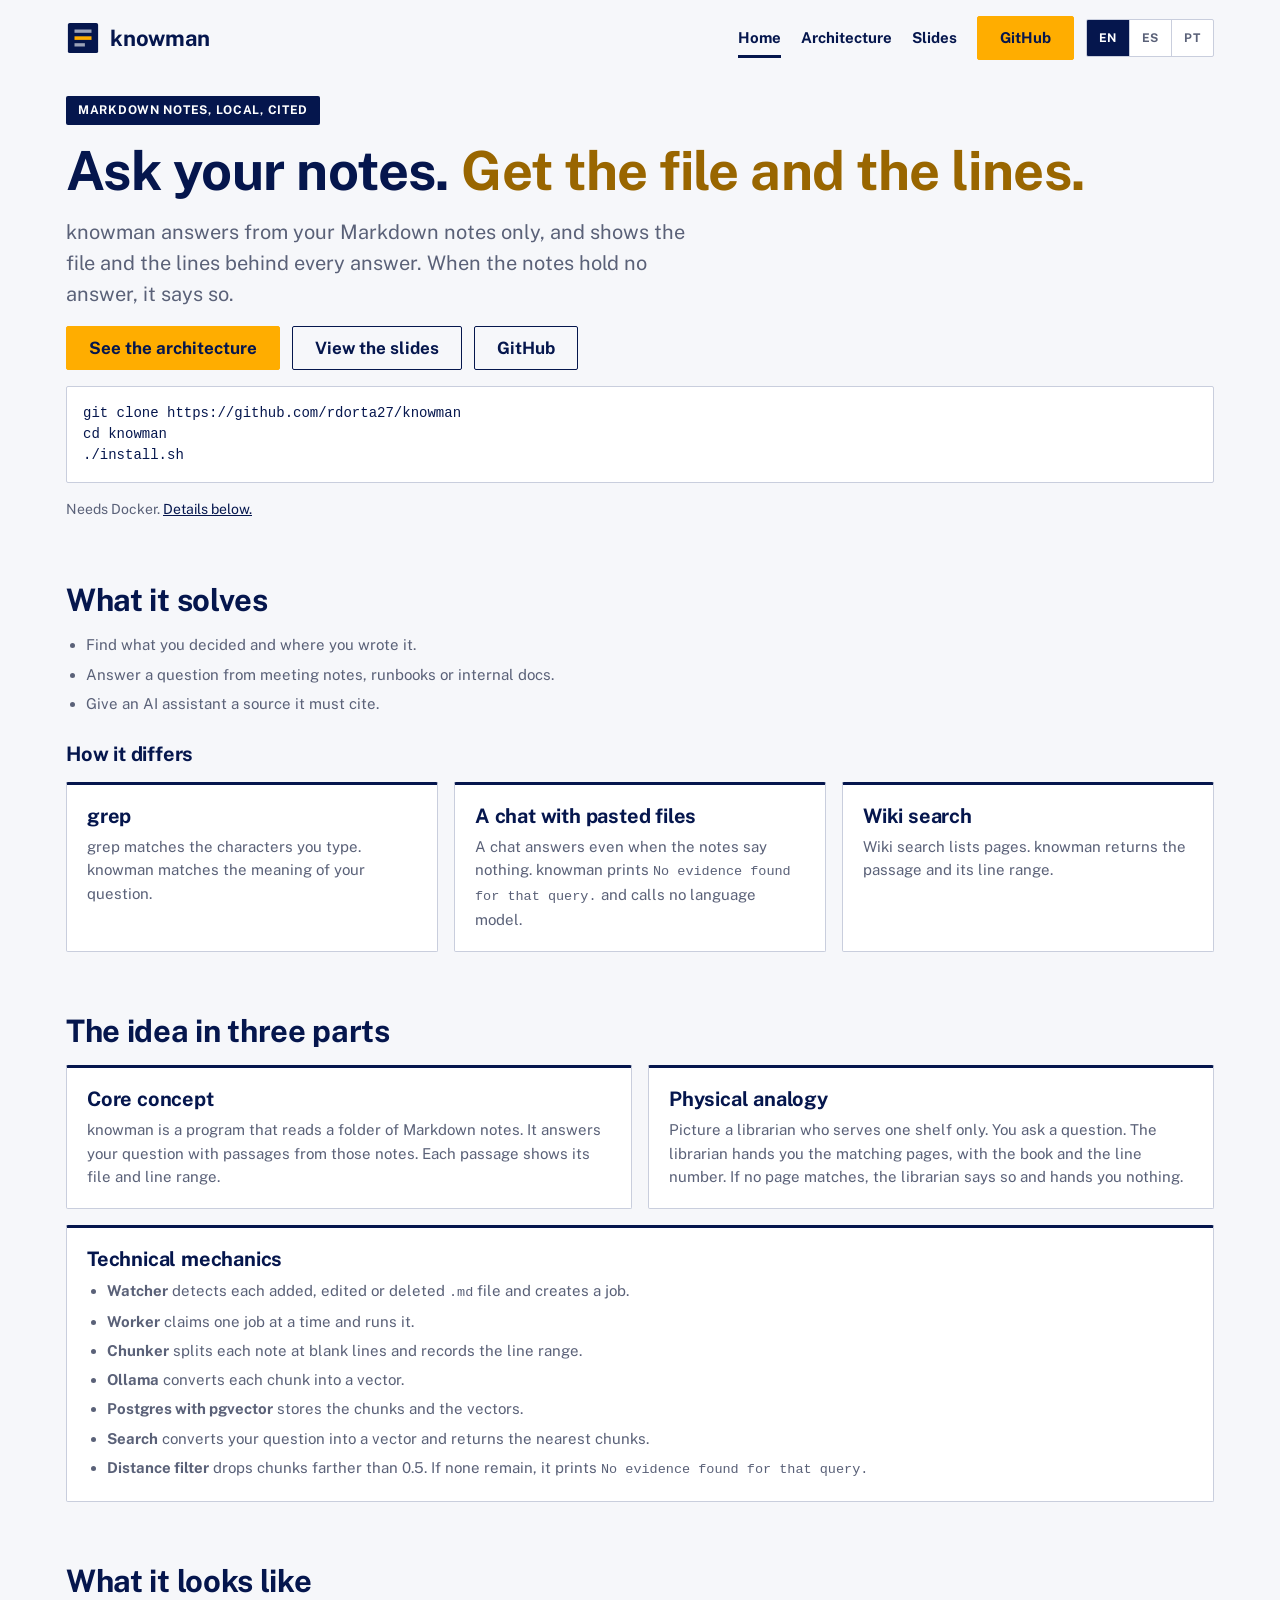
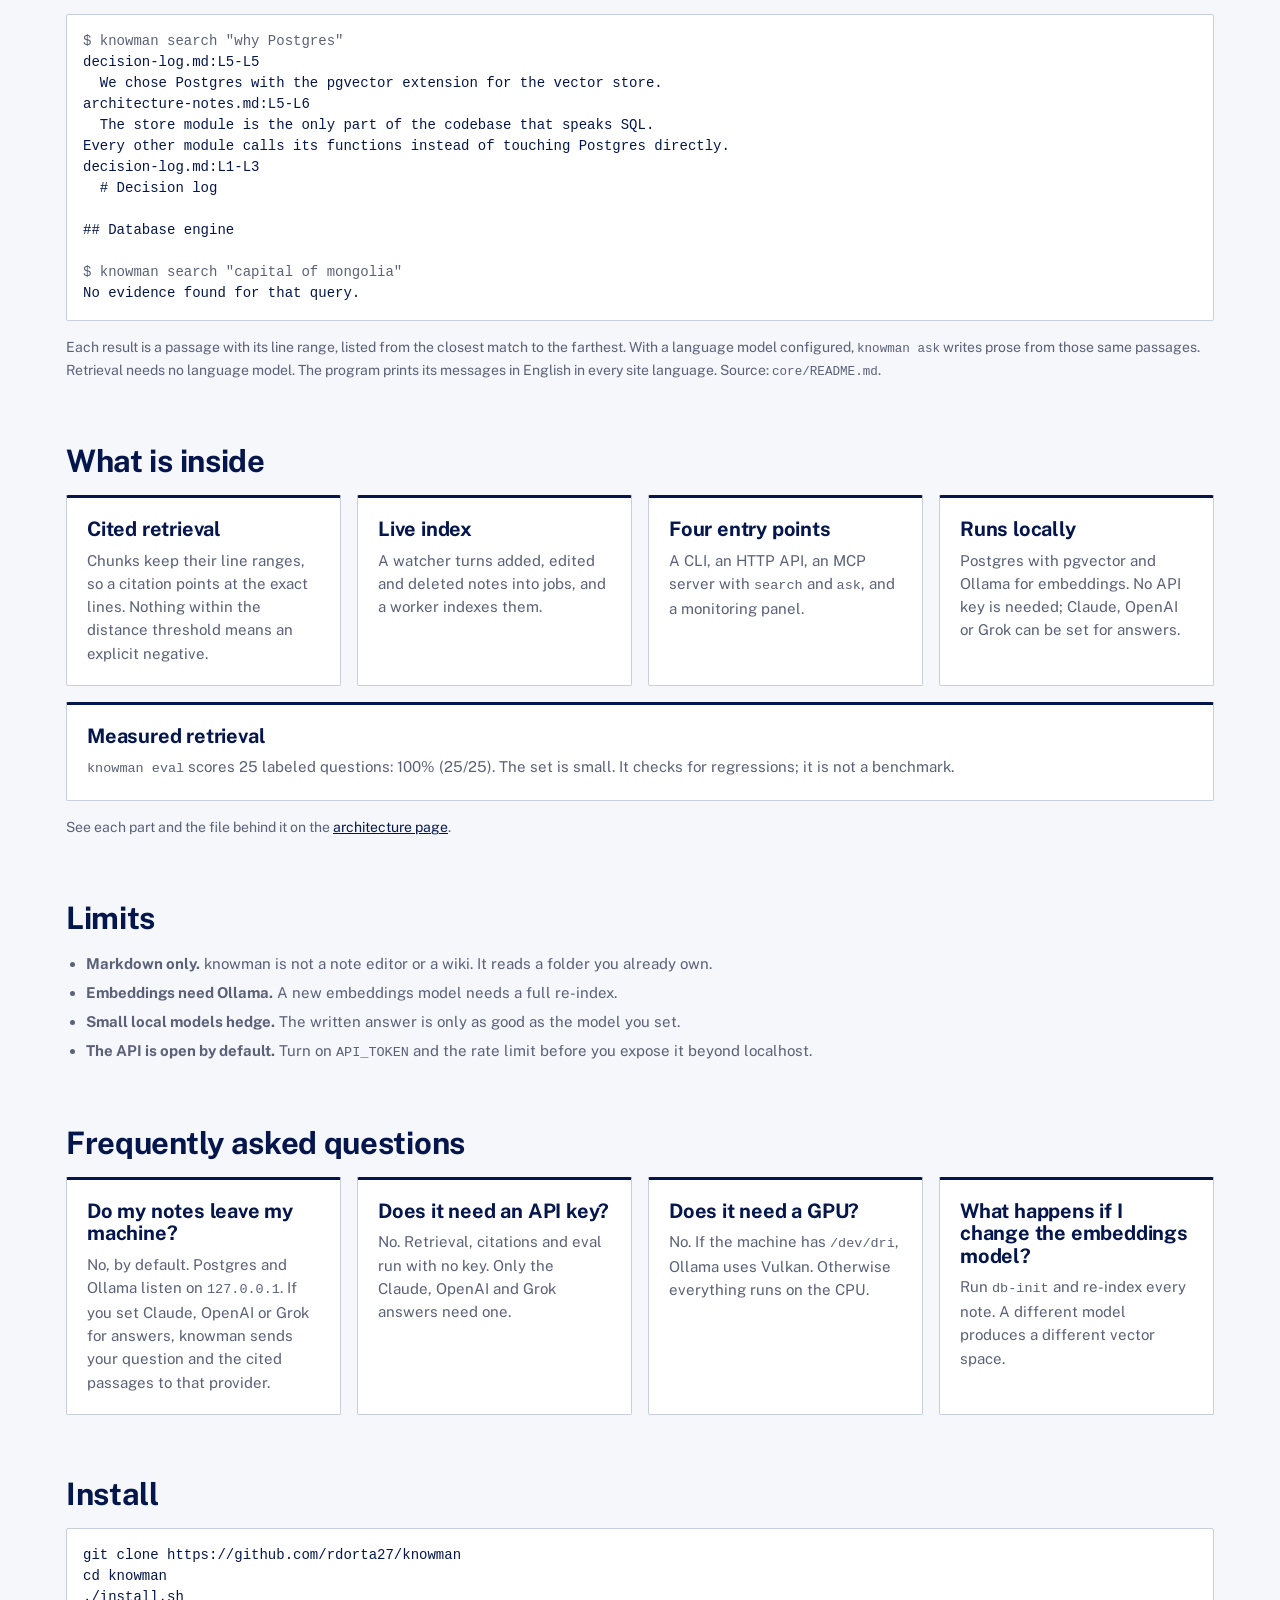
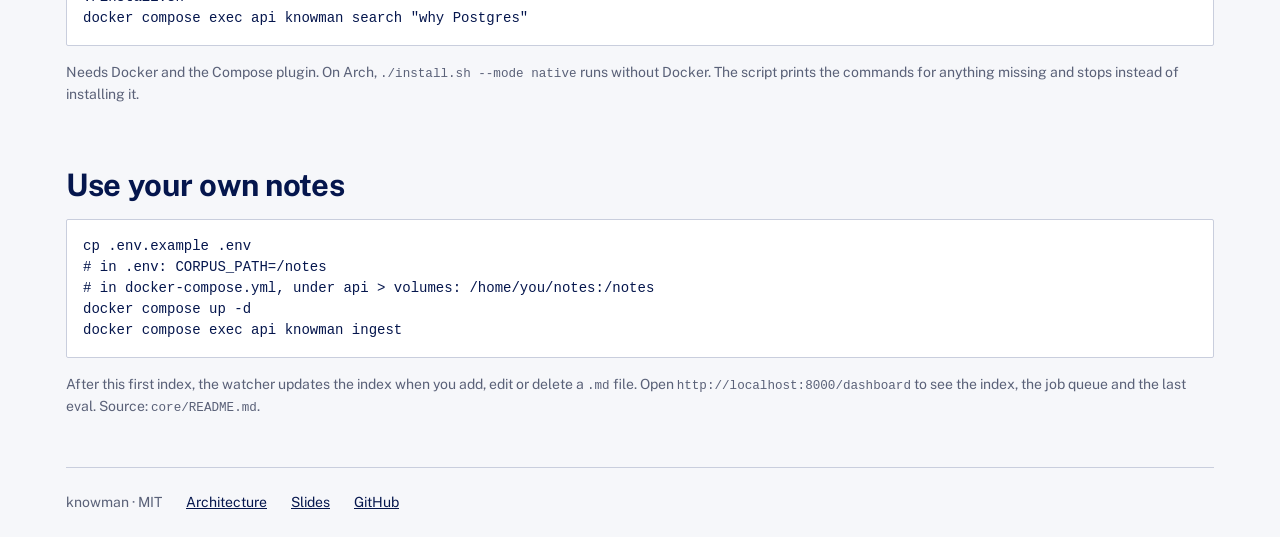
<file: site/index.html>
<!doctype html>
<html lang="en">
<head>
<meta charset="utf-8">
<meta name="viewport" content="width=device-width, initial-scale=1">
<title>knowman · answers from your notes, with citations</title>
<meta name="description" content="knowman indexes a folder of Markdown notes and answers from it only, citing the exact file and lines. When it finds nothing, it says so.">
<link rel="canonical" href="https://rdorta27.github.io/knowman-site/index.html">
<meta name="theme-color" content="#05164d">
<meta property="og:type" content="website">
<meta property="og:site_name" content="knowman">
<meta property="og:title" content="knowman · answers from your notes, with citations">
<meta property="og:description" content="knowman indexes a folder of Markdown notes and answers from it only, citing the exact file and lines. When it finds nothing, it says so.">
<meta property="og:url" content="https://rdorta27.github.io/knowman-site/index.html">
<meta property="og:image" content="https://rdorta27.github.io/knowman-site/og-image.png">
<meta property="og:image:width" content="1200">
<meta property="og:image:height" content="630">
<meta property="og:image:alt" content="knowman: Ask your notes. Get the file and the lines.">
<meta property="og:locale" content="en_US">
<meta property="og:locale:alternate" content="es_ES">
<meta property="og:locale:alternate" content="pt_BR">
<meta name="twitter:card" content="summary_large_image">
<meta name="twitter:title" content="knowman · answers from your notes, with citations">
<meta name="twitter:description" content="knowman indexes a folder of Markdown notes and answers from it only, citing the exact file and lines. When it finds nothing, it says so.">
<meta name="twitter:image" content="https://rdorta27.github.io/knowman-site/og-image.png">
<meta name="color-scheme" content="light dark">
<link rel="icon" href="favicon.svg" type="image/svg+xml">
<link rel="stylesheet" href="style.css">
<link rel="stylesheet" href="branding/theme-knowman.css">
<link rel="alternate" hreflang="en" href="https://rdorta27.github.io/knowman-site/index.html">
<link rel="alternate" hreflang="es" href="https://rdorta27.github.io/knowman-site/es/index.html">
<link rel="alternate" hreflang="pt-BR" href="https://rdorta27.github.io/knowman-site/pt-br/index.html">
<link rel="alternate" hreflang="x-default" href="https://rdorta27.github.io/knowman-site/index.html">
<script src="lang.js"></script>
</head>
<body>
<a class="skip" href="#main">Skip to content</a>
<div class="wrap">
  <header class="top">
    <a class="logo" href="index.html"><img src="favicon.svg" width="34" height="34" alt="">knowman</a>
    <nav aria-label="Main"><a href="index.html" aria-current="page">Home</a><a href="diagrams/architecture.html">Architecture</a><a href="slides/deck.html">Slides</a><a class="cta" href="https://github.com/rdorta27/knowman">GitHub</a></nav>
    <nav class="langs" aria-label="Language"><a href="index.html" hreflang="en" lang="en" aria-current="true">EN</a><a href="es/index.html" hreflang="es" lang="es">ES</a><a href="pt-br/index.html" hreflang="pt-BR" lang="pt-BR">PT</a></nav>
  </header>
  <main id="main">
    <section>
      <span class="eyebrow">Markdown notes, local, cited</span>
      <h1>Ask your notes. <span>Get the file and the lines.</span></h1>
      <p class="lead">knowman answers from your Markdown notes only, and shows the file and the lines behind every answer. When the notes hold no answer, it says so.</p>
      <div class="row"><a class="btn" href="diagrams/architecture.html">See the architecture</a><a class="btn alt" href="slides/deck.html">View the slides</a><a class="btn alt" href="https://github.com/rdorta27/knowman">GitHub</a></div>
      <pre><code>git clone https://github.com/rdorta27/knowman
cd knowman
./install.sh</code></pre>
      <p class="note">Needs Docker. <a href="#install">Details below.</a></p>
    </section>
    <section>
      <h2>What it solves</h2>
      <ul><li>Find what you decided and where you wrote it.</li><li>Answer a question from meeting notes, runbooks or internal docs.</li><li>Give an AI assistant a source it must cite.</li></ul>
      <h3>How it differs</h3>
      <div class="grid"><div class="card"><h3>grep</h3><p>grep matches the characters you type. knowman matches the meaning of your question.</p></div><div class="card"><h3>A chat with pasted files</h3><p>A chat answers even when the notes say nothing. knowman prints <code>No evidence found for that query.</code> and calls no language model.</p></div><div class="card"><h3>Wiki search</h3><p>Wiki search lists pages. knowman returns the passage and its line range.</p></div></div>
    </section>
    <section>
      <h2>The idea in three parts</h2>
      <div class="grid">
        <div class="card"><h3>Core concept</h3><p>knowman is a program that reads a folder of Markdown notes. It answers your question with passages from those notes. Each passage shows its file and line range.</p></div>
        <div class="card"><h3>Physical analogy</h3><p>Picture a librarian who serves one shelf only. You ask a question. The librarian hands you the matching pages, with the book and the line number. If no page matches, the librarian says so and hands you nothing.</p></div>
      </div>
      <div class="card"><h3>Technical mechanics</h3>
      <ul>
        <li><b>Watcher</b> detects each added, edited or deleted <code>.md</code> file and creates a job.</li>
        <li><b>Worker</b> claims one job at a time and runs it.</li>
        <li><b>Chunker</b> splits each note at blank lines and records the line range.</li>
        <li><b>Ollama</b> converts each chunk into a vector.</li>
        <li><b>Postgres with pgvector</b> stores the chunks and the vectors.</li>
        <li><b>Search</b> converts your question into a vector and returns the nearest chunks.</li>
        <li><b>Distance filter</b> drops chunks farther than 0.5. If none remain, it prints <code>No evidence found for that query.</code></li>
      </ul></div>
    </section>
    <section>
      <h2>What it looks like</h2>
      <!-- source: core/README.md "What it looks like" -->
      <pre><code><span class="dim">$ knowman search "why Postgres"</span>
decision-log.md:L5-L5
  We chose Postgres with the pgvector extension for the vector store.
architecture-notes.md:L5-L6
  The store module is the only part of the codebase that speaks SQL.
Every other module calls its functions instead of touching Postgres directly.
decision-log.md:L1-L3
  # Decision log

## Database engine

<span class="dim">$ knowman search "capital of mongolia"</span>
No evidence found for that query.</code></pre>
      <p class="note">Each result is a passage with its line range, listed from the closest match to the farthest. With a language model configured, <code>knowman ask</code> writes prose from those same passages. Retrieval needs no language model. The program prints its messages in English in every site language. Source: <code>core/README.md</code>.</p>
    </section>
    <section>
      <h2>What is inside</h2>
      <div class="grid">
        <div class="card"><h3>Cited retrieval</h3><p>Chunks keep their line ranges, so a citation points at the exact lines. Nothing within the distance threshold means an explicit negative.</p></div>
        <div class="card"><h3>Live index</h3><p>A watcher turns added, edited and deleted notes into jobs, and a worker indexes them.</p></div>
        <div class="card"><h3>Four entry points</h3><p>A CLI, an HTTP API, an MCP server with <code>search</code> and <code>ask</code>, and a monitoring panel.</p></div>
        <div class="card"><h3>Runs locally</h3><p>Postgres with pgvector and Ollama for embeddings. No API key is needed; Claude, OpenAI or Grok can be set for answers.</p></div>
      <!-- source: core/README.md "What it looks like" (groundedness: 100.00% (25/25)); 25 entries in core/src/knowman/evaldata/dataset.json -->
        <div class="card wide"><h3>Measured retrieval</h3><p><code>knowman eval</code> scores 25 labeled questions: 100% (25/25). The set is small. It checks for regressions; it is not a benchmark.</p></div>
      </div>
      <p class="note">See each part and the file behind it on the <a href="diagrams/architecture.html">architecture page</a>.</p>
    </section>
    <section>
      <h2>Limits</h2>
      <ul><li><b>Markdown only.</b> knowman is not a note editor or a wiki. It reads a folder you already own.</li><li><b>Embeddings need Ollama.</b> A new embeddings model needs a full re-index.</li><li><b>Small local models hedge.</b> The written answer is only as good as the model you set.</li><li><b>The API is open by default.</b> Turn on <code>API_TOKEN</code> and the rate limit before you expose it beyond localhost.</li></ul>
    </section>
    <section>
      <h2>Frequently asked questions</h2>
      <div class="grid"><div class="card"><h3>Do my notes leave my machine?</h3><p>No, by default. Postgres and Ollama listen on <code>127.0.0.1</code>. If you set Claude, OpenAI or Grok for answers, knowman sends your question and the cited passages to that provider.</p></div><div class="card"><h3>Does it need an API key?</h3><p>No. Retrieval, citations and eval run with no key. Only the Claude, OpenAI and Grok answers need one.</p></div><div class="card"><h3>Does it need a GPU?</h3><p>No. If the machine has <code>/dev/dri</code>, Ollama uses Vulkan. Otherwise everything runs on the CPU.</p></div><div class="card"><h3>What happens if I change the embeddings model?</h3><p>Run <code>db-init</code> and re-index every note. A different model produces a different vector space.</p></div></div>
    </section>
    <section>
      <h2 id="install">Install</h2>
      <!-- source: core/README.md "Getting started"; the clone URL there has a typo, the real remote is rdorta27/knowman -->
      <pre><code>git clone https://github.com/rdorta27/knowman
cd knowman
./install.sh
docker compose exec api knowman search "why Postgres"</code></pre>
      <p class="note">Needs Docker and the Compose plugin. On Arch, <code>./install.sh --mode native</code> runs without Docker. The script prints the commands for anything missing and stops instead of installing it.</p>
    </section>
    <section>
      <h2>Use your own notes</h2>
      <pre><code>cp .env.example .env
# in .env: CORPUS_PATH=/notes
# in docker-compose.yml, under api > volumes: /home/you/notes:/notes
docker compose up -d
docker compose exec api knowman ingest</code></pre>
      <p class="note">After this first index, the watcher updates the index when you add, edit or delete a <code>.md</code> file. Open <code>http://localhost:8000/dashboard</code> to see the index, the job queue and the last eval. Source: <code>core/README.md</code>.</p>
    </section>
  </main>
  <footer><span>knowman · MIT</span><a href="diagrams/architecture.html">Architecture</a><a href="slides/deck.html">Slides</a><a href="https://github.com/rdorta27/knowman">GitHub</a></footer>
</div>
</body>
</html>
</file>
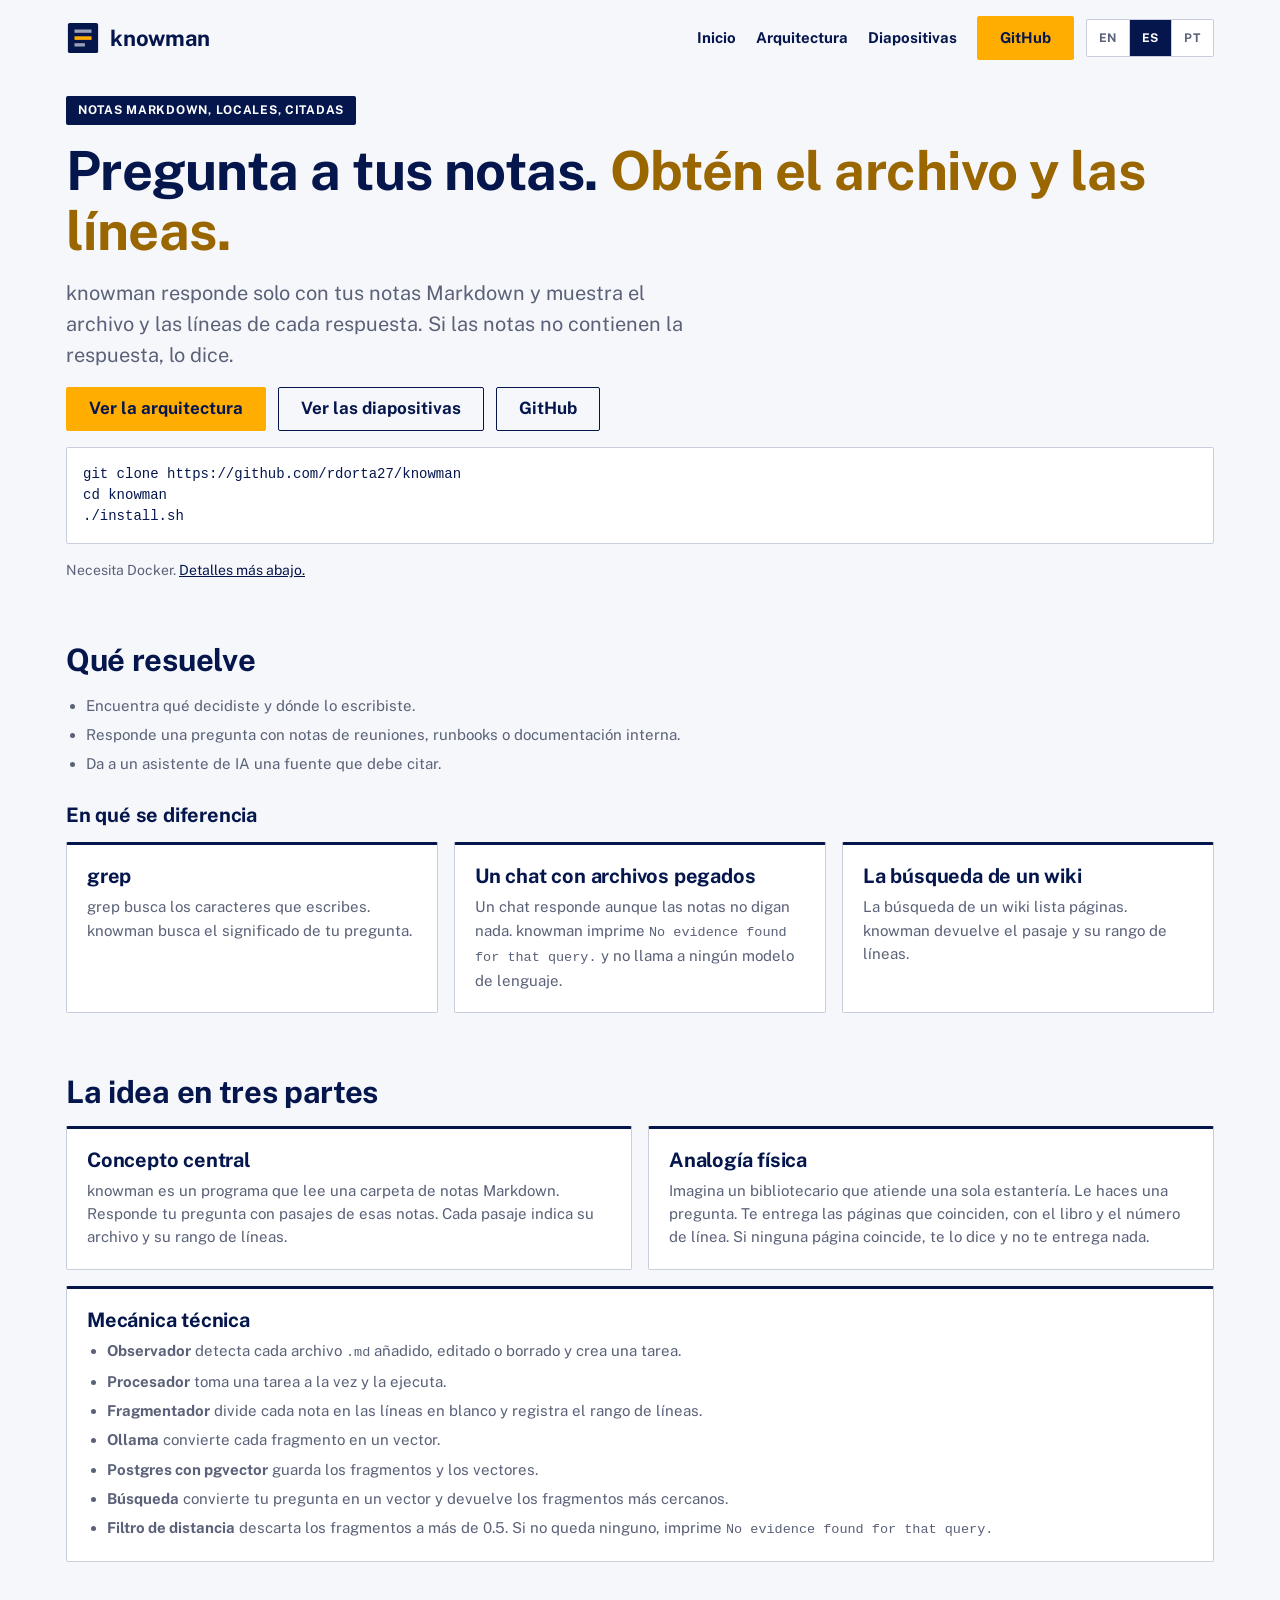
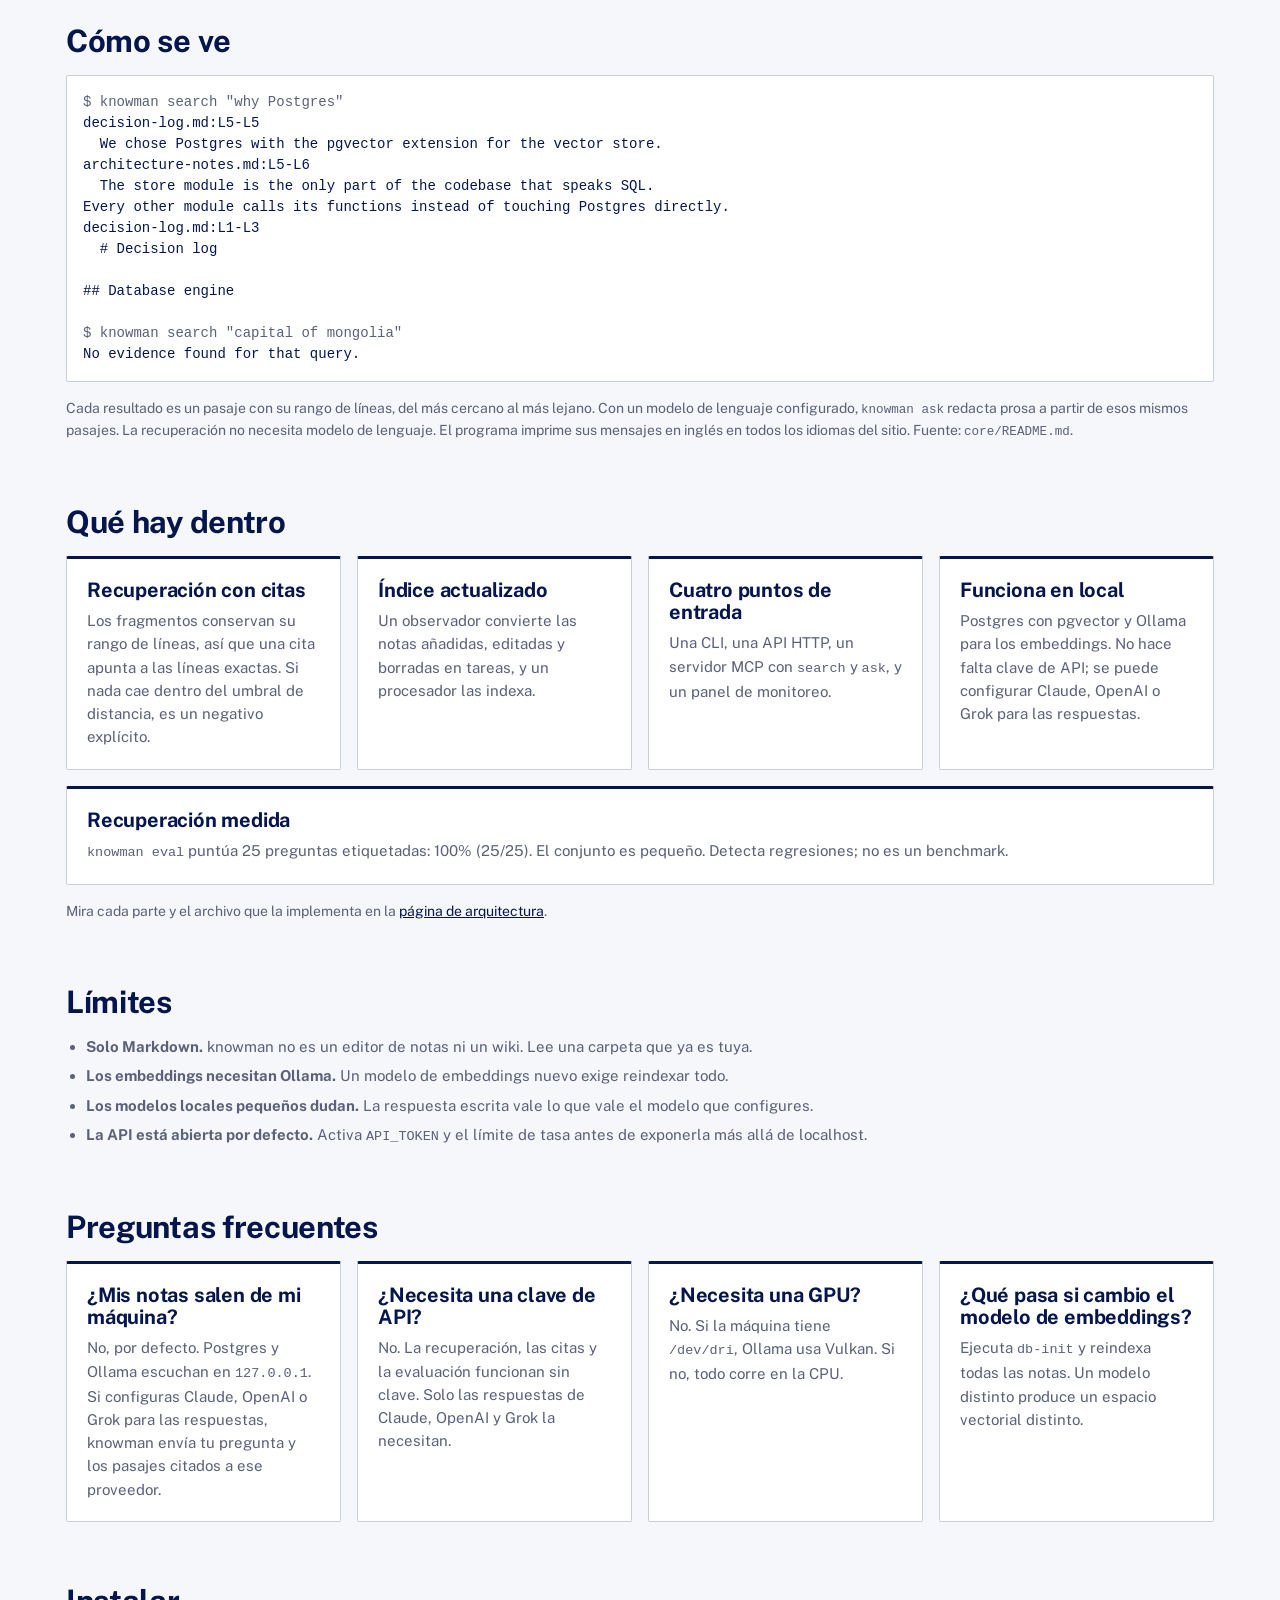
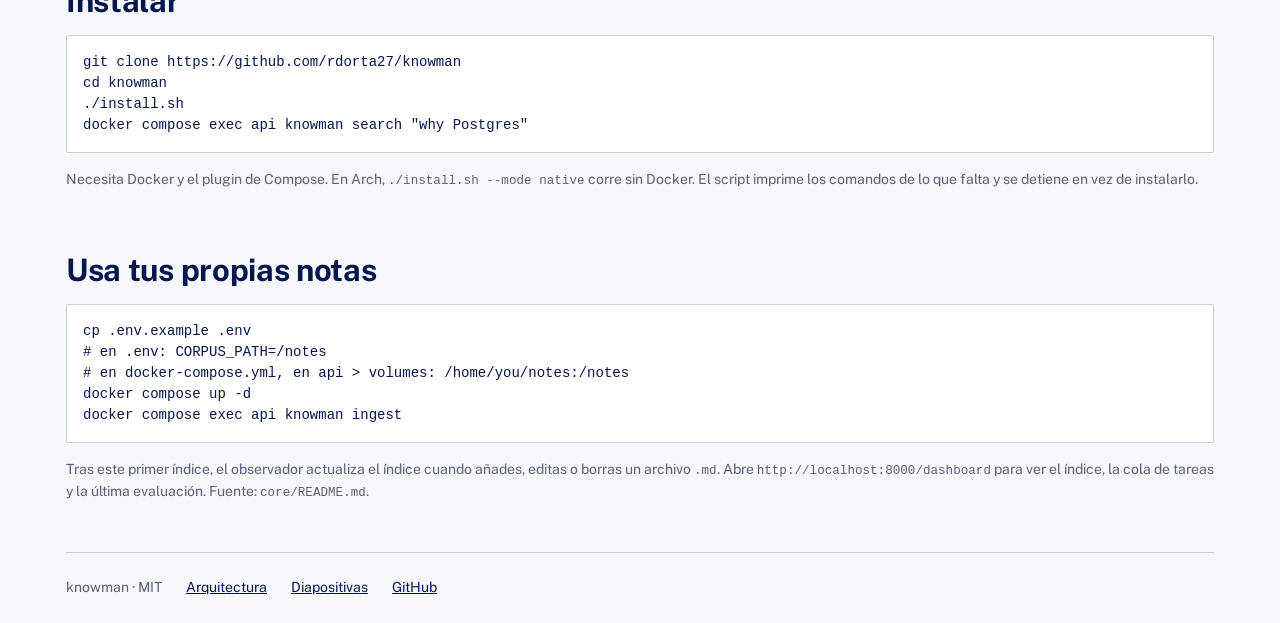
<file: site/es/index.html>
<!doctype html>
<html lang="es">
<head>
<meta charset="utf-8">
<meta name="viewport" content="width=device-width, initial-scale=1">
<title>knowman · respuestas de tus notas, con citas</title>
<meta name="description" content="knowman indexa una carpeta de notas Markdown y responde solo con ella, citando el archivo y las líneas exactas. Cuando no encuentra nada, lo dice.">
<link rel="canonical" href="https://rdorta27.github.io/knowman-site/es/index.html">
<meta name="theme-color" content="#05164d">
<meta property="og:type" content="website">
<meta property="og:site_name" content="knowman">
<meta property="og:title" content="knowman · respuestas de tus notas, con citas">
<meta property="og:description" content="knowman indexa una carpeta de notas Markdown y responde solo con ella, citando el archivo y las líneas exactas. Cuando no encuentra nada, lo dice.">
<meta property="og:url" content="https://rdorta27.github.io/knowman-site/es/index.html">
<meta property="og:image" content="https://rdorta27.github.io/knowman-site/og-image.png">
<meta property="og:image:width" content="1200">
<meta property="og:image:height" content="630">
<meta property="og:image:alt" content="knowman: Ask your notes. Get the file and the lines.">
<meta property="og:locale" content="es_ES">
<meta property="og:locale:alternate" content="en_US">
<meta property="og:locale:alternate" content="pt_BR">
<meta name="twitter:card" content="summary_large_image">
<meta name="twitter:title" content="knowman · respuestas de tus notas, con citas">
<meta name="twitter:description" content="knowman indexa una carpeta de notas Markdown y responde solo con ella, citando el archivo y las líneas exactas. Cuando no encuentra nada, lo dice.">
<meta name="twitter:image" content="https://rdorta27.github.io/knowman-site/og-image.png">
<meta name="color-scheme" content="light dark">
<link rel="icon" href="../favicon.svg" type="image/svg+xml">
<link rel="stylesheet" href="../style.css">
<link rel="stylesheet" href="../branding/theme-knowman.css">
<link rel="alternate" hreflang="en" href="https://rdorta27.github.io/knowman-site/index.html">
<link rel="alternate" hreflang="es" href="https://rdorta27.github.io/knowman-site/es/index.html">
<link rel="alternate" hreflang="pt-BR" href="https://rdorta27.github.io/knowman-site/pt-br/index.html">
<link rel="alternate" hreflang="x-default" href="https://rdorta27.github.io/knowman-site/index.html">
<script src="../lang.js"></script>
</head>
<body>
<a class="skip" href="#main">Saltar al contenido</a>
<div class="wrap">
  <header class="top">
    <a class="logo" href="index.html"><img src="../favicon.svg" width="34" height="34" alt="">knowman</a>
    <nav aria-label="Principal"><a href="index.html">Inicio</a><a href="diagrams/architecture.html">Arquitectura</a><a href="slides/deck.html">Diapositivas</a><a class="cta" href="https://github.com/rdorta27/knowman">GitHub</a></nav>
    <nav class="langs" aria-label="Idioma"><a href="../index.html" hreflang="en" lang="en">EN</a><a href="index.html" hreflang="es" lang="es" aria-current="true">ES</a><a href="../pt-br/index.html" hreflang="pt-BR" lang="pt-BR">PT</a></nav>
  </header>
  <main id="main">
    <section>
      <span class="eyebrow">Notas Markdown, locales, citadas</span>
      <h1>Pregunta a tus notas. <span>Obtén el archivo y las líneas.</span></h1>
      <p class="lead">knowman responde solo con tus notas Markdown y muestra el archivo y las líneas de cada respuesta. Si las notas no contienen la respuesta, lo dice.</p>
      <div class="row"><a class="btn" href="diagrams/architecture.html">Ver la arquitectura</a><a class="btn alt" href="slides/deck.html">Ver las diapositivas</a><a class="btn alt" href="https://github.com/rdorta27/knowman">GitHub</a></div>
      <pre><code>git clone https://github.com/rdorta27/knowman
cd knowman
./install.sh</code></pre>
      <p class="note">Necesita Docker. <a href="#install">Detalles más abajo.</a></p>
    </section>
    <section>
      <h2>Qué resuelve</h2>
      <ul><li>Encuentra qué decidiste y dónde lo escribiste.</li><li>Responde una pregunta con notas de reuniones, runbooks o documentación interna.</li><li>Da a un asistente de IA una fuente que debe citar.</li></ul>
      <h3>En qué se diferencia</h3>
      <div class="grid"><div class="card"><h3>grep</h3><p>grep busca los caracteres que escribes. knowman busca el significado de tu pregunta.</p></div><div class="card"><h3>Un chat con archivos pegados</h3><p>Un chat responde aunque las notas no digan nada. knowman imprime <code>No evidence found for that query.</code> y no llama a ningún modelo de lenguaje.</p></div><div class="card"><h3>La búsqueda de un wiki</h3><p>La búsqueda de un wiki lista páginas. knowman devuelve el pasaje y su rango de líneas.</p></div></div>
    </section>
    <section>
      <h2>La idea en tres partes</h2>
      <div class="grid">
        <div class="card"><h3>Concepto central</h3><p>knowman es un programa que lee una carpeta de notas Markdown. Responde tu pregunta con pasajes de esas notas. Cada pasaje indica su archivo y su rango de líneas.</p></div>
        <div class="card"><h3>Analogía física</h3><p>Imagina un bibliotecario que atiende una sola estantería. Le haces una pregunta. Te entrega las páginas que coinciden, con el libro y el número de línea. Si ninguna página coincide, te lo dice y no te entrega nada.</p></div>
      </div>
      <div class="card"><h3>Mecánica técnica</h3>
      <ul>
        <li><b>Observador</b> detecta cada archivo <code>.md</code> añadido, editado o borrado y crea una tarea.</li>
        <li><b>Procesador</b> toma una tarea a la vez y la ejecuta.</li>
        <li><b>Fragmentador</b> divide cada nota en las líneas en blanco y registra el rango de líneas.</li>
        <li><b>Ollama</b> convierte cada fragmento en un vector.</li>
        <li><b>Postgres con pgvector</b> guarda los fragmentos y los vectores.</li>
        <li><b>Búsqueda</b> convierte tu pregunta en un vector y devuelve los fragmentos más cercanos.</li>
        <li><b>Filtro de distancia</b> descarta los fragmentos a más de 0.5. Si no queda ninguno, imprime <code>No evidence found for that query.</code></li>
      </ul></div>
    </section>
    <section>
      <h2>Cómo se ve</h2>
      <!-- source: core/README.md "What it looks like" -->
      <pre><code><span class="dim">$ knowman search "why Postgres"</span>
decision-log.md:L5-L5
  We chose Postgres with the pgvector extension for the vector store.
architecture-notes.md:L5-L6
  The store module is the only part of the codebase that speaks SQL.
Every other module calls its functions instead of touching Postgres directly.
decision-log.md:L1-L3
  # Decision log

## Database engine

<span class="dim">$ knowman search "capital of mongolia"</span>
No evidence found for that query.</code></pre>
      <p class="note">Cada resultado es un pasaje con su rango de líneas, del más cercano al más lejano. Con un modelo de lenguaje configurado, <code>knowman ask</code> redacta prosa a partir de esos mismos pasajes. La recuperación no necesita modelo de lenguaje. El programa imprime sus mensajes en inglés en todos los idiomas del sitio. Fuente: <code>core/README.md</code>.</p>
    </section>
    <section>
      <h2>Qué hay dentro</h2>
      <div class="grid">
        <div class="card"><h3>Recuperación con citas</h3><p>Los fragmentos conservan su rango de líneas, así que una cita apunta a las líneas exactas. Si nada cae dentro del umbral de distancia, es un negativo explícito.</p></div>
        <div class="card"><h3>Índice actualizado</h3><p>Un observador convierte las notas añadidas, editadas y borradas en tareas, y un procesador las indexa.</p></div>
        <div class="card"><h3>Cuatro puntos de entrada</h3><p>Una CLI, una API HTTP, un servidor MCP con <code>search</code> y <code>ask</code>, y un panel de monitoreo.</p></div>
        <div class="card"><h3>Funciona en local</h3><p>Postgres con pgvector y Ollama para los embeddings. No hace falta clave de API; se puede configurar Claude, OpenAI o Grok para las respuestas.</p></div>
      <!-- source: core/README.md "What it looks like" (groundedness: 100.00% (25/25)); 25 entries in core/src/knowman/evaldata/dataset.json -->
        <div class="card wide"><h3>Recuperación medida</h3><p><code>knowman eval</code> puntúa 25 preguntas etiquetadas: 100% (25/25). El conjunto es pequeño. Detecta regresiones; no es un benchmark.</p></div>
      </div>
      <p class="note">Mira cada parte y el archivo que la implementa en la <a href="diagrams/architecture.html">página de arquitectura</a>.</p>
    </section>
    <section>
      <h2>Límites</h2>
      <ul><li><b>Solo Markdown.</b> knowman no es un editor de notas ni un wiki. Lee una carpeta que ya es tuya.</li><li><b>Los embeddings necesitan Ollama.</b> Un modelo de embeddings nuevo exige reindexar todo.</li><li><b>Los modelos locales pequeños dudan.</b> La respuesta escrita vale lo que vale el modelo que configures.</li><li><b>La API está abierta por defecto.</b> Activa <code>API_TOKEN</code> y el límite de tasa antes de exponerla más allá de localhost.</li></ul>
    </section>
    <section>
      <h2>Preguntas frecuentes</h2>
      <div class="grid"><div class="card"><h3>¿Mis notas salen de mi máquina?</h3><p>No, por defecto. Postgres y Ollama escuchan en <code>127.0.0.1</code>. Si configuras Claude, OpenAI o Grok para las respuestas, knowman envía tu pregunta y los pasajes citados a ese proveedor.</p></div><div class="card"><h3>¿Necesita una clave de API?</h3><p>No. La recuperación, las citas y la evaluación funcionan sin clave. Solo las respuestas de Claude, OpenAI y Grok la necesitan.</p></div><div class="card"><h3>¿Necesita una GPU?</h3><p>No. Si la máquina tiene <code>/dev/dri</code>, Ollama usa Vulkan. Si no, todo corre en la CPU.</p></div><div class="card"><h3>¿Qué pasa si cambio el modelo de embeddings?</h3><p>Ejecuta <code>db-init</code> y reindexa todas las notas. Un modelo distinto produce un espacio vectorial distinto.</p></div></div>
    </section>
    <section>
      <h2 id="install">Instalar</h2>
      <!-- source: core/README.md "Getting started"; the clone URL there has a typo, the real remote is rdorta27/knowman -->
      <pre><code>git clone https://github.com/rdorta27/knowman
cd knowman
./install.sh
docker compose exec api knowman search "why Postgres"</code></pre>
      <p class="note">Necesita Docker y el plugin de Compose. En Arch, <code>./install.sh --mode native</code> corre sin Docker. El script imprime los comandos de lo que falta y se detiene en vez de instalarlo.</p>
    </section>
    <section>
      <h2>Usa tus propias notas</h2>
      <pre><code>cp .env.example .env
# en .env: CORPUS_PATH=/notes
# en docker-compose.yml, en api > volumes: /home/you/notes:/notes
docker compose up -d
docker compose exec api knowman ingest</code></pre>
      <p class="note">Tras este primer índice, el observador actualiza el índice cuando añades, editas o borras un archivo <code>.md</code>. Abre <code>http://localhost:8000/dashboard</code> para ver el índice, la cola de tareas y la última evaluación. Fuente: <code>core/README.md</code>.</p>
    </section>
  </main>
  <footer><span>knowman · MIT</span><a href="diagrams/architecture.html">Arquitectura</a><a href="slides/deck.html">Diapositivas</a><a href="https://github.com/rdorta27/knowman">GitHub</a></footer>
</div>
</body>
</html>
</file>
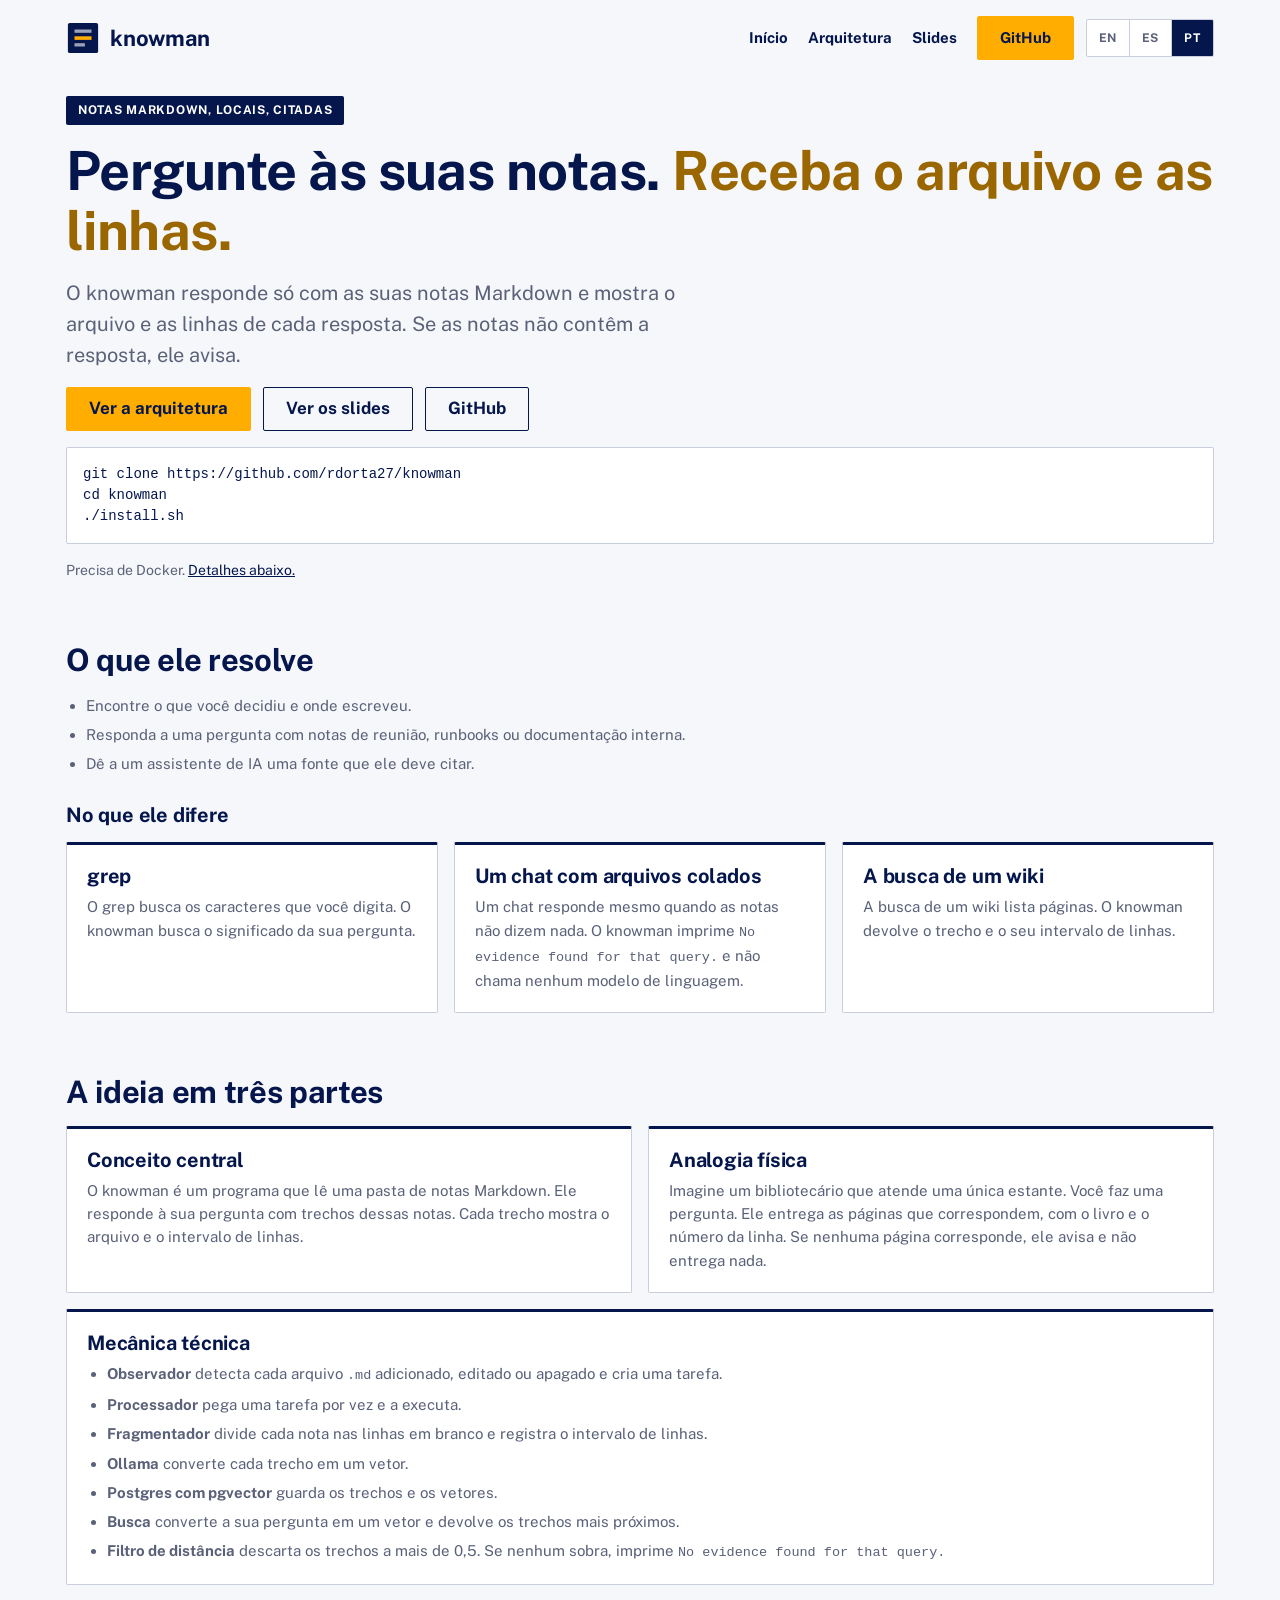
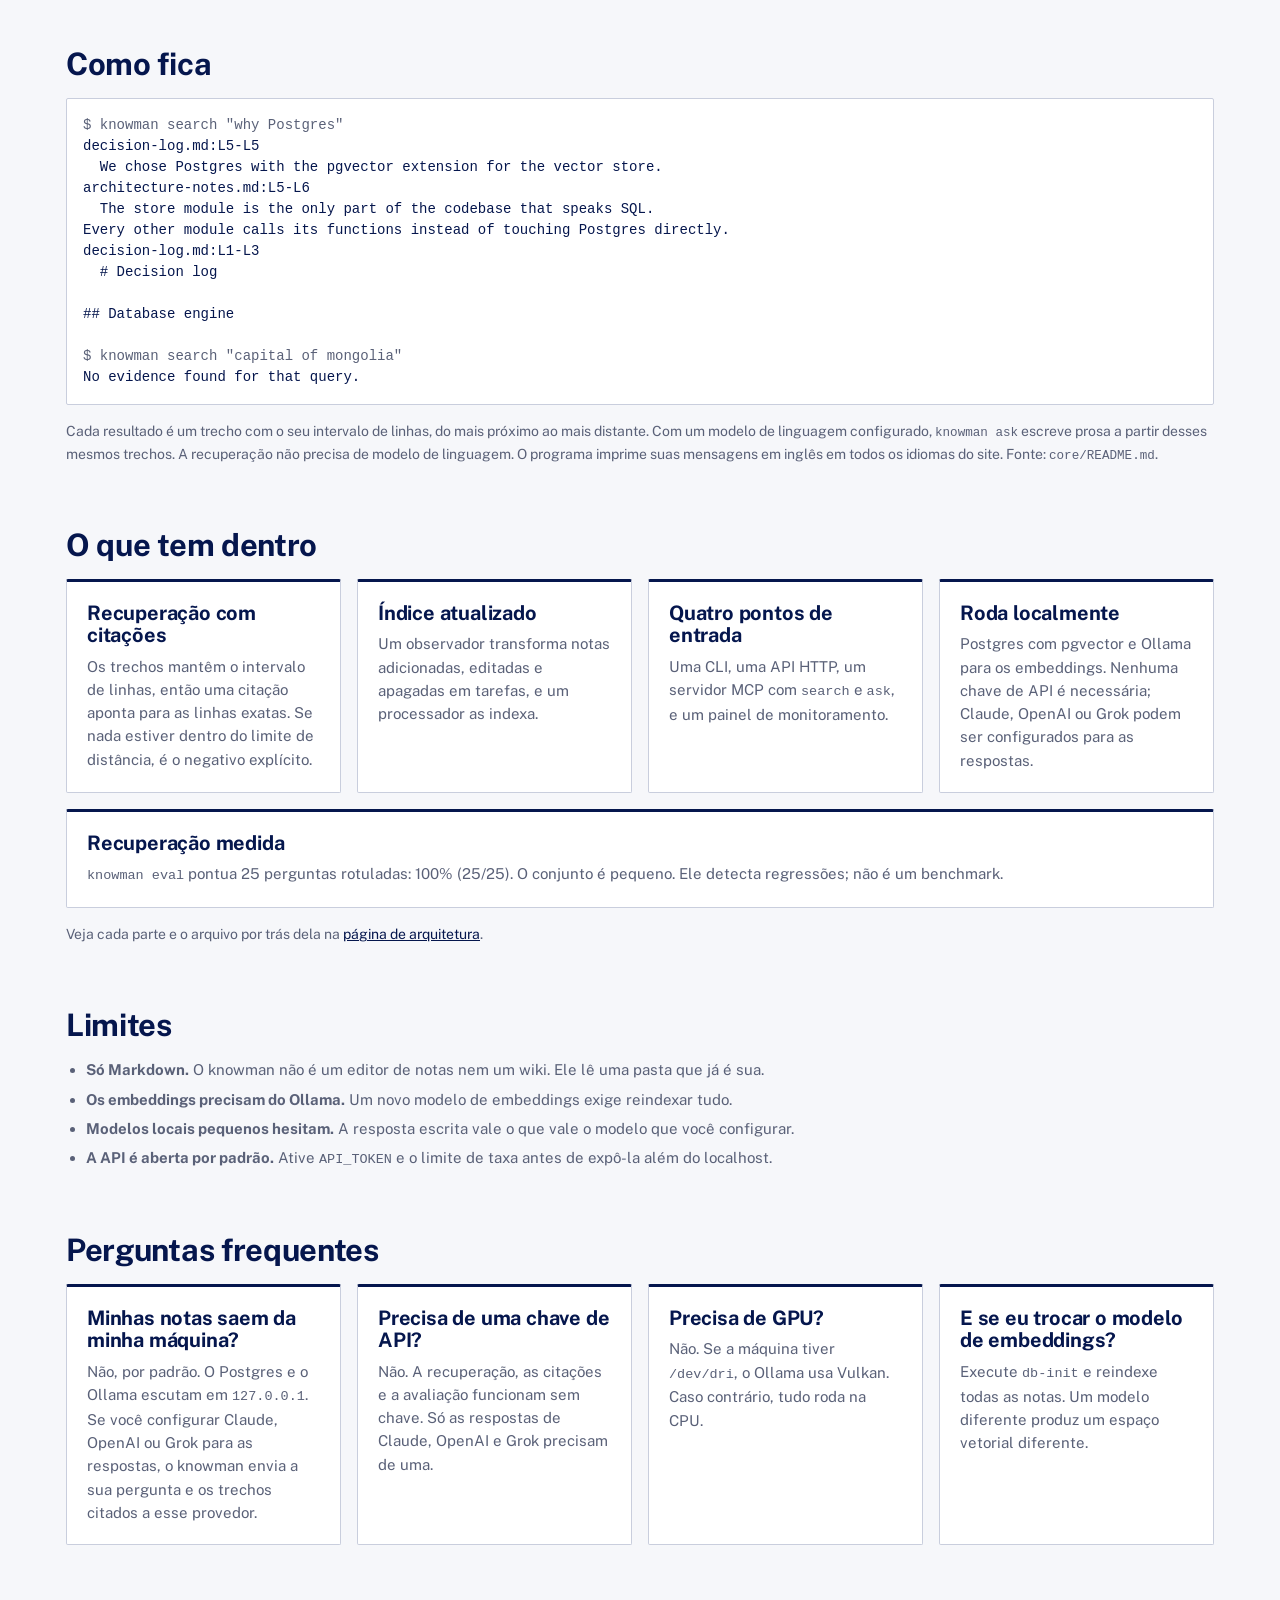
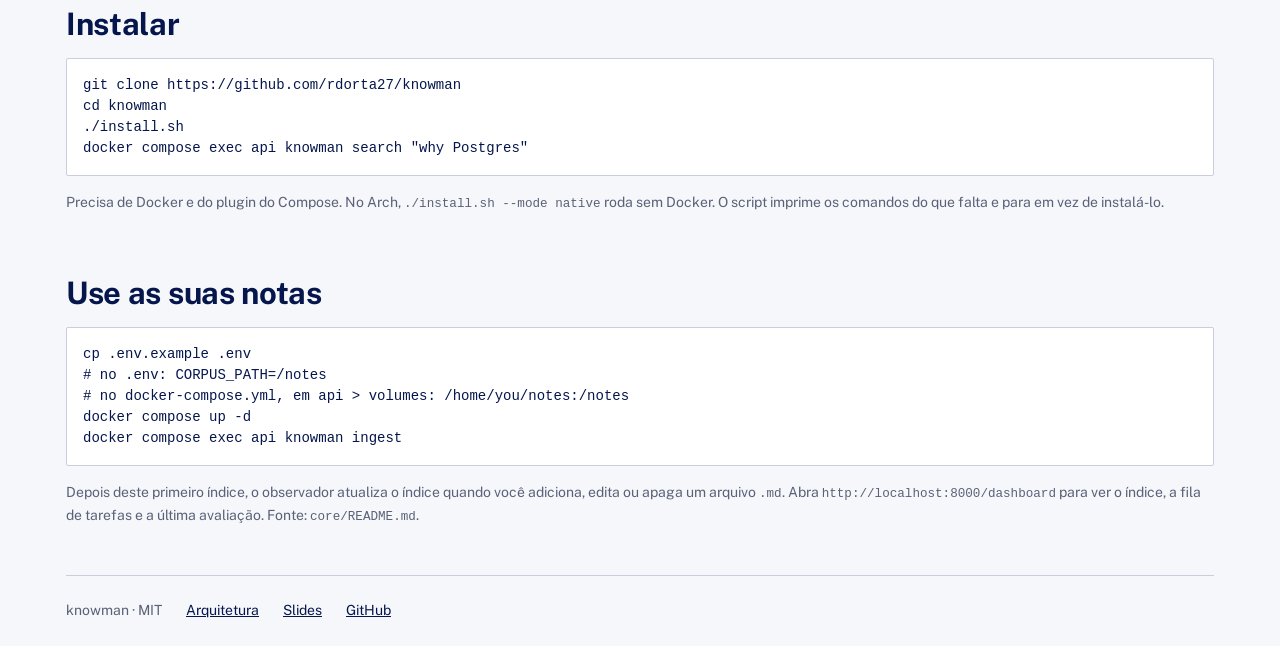
<file: site/pt-br/index.html>
<!doctype html>
<html lang="pt-BR">
<head>
<meta charset="utf-8">
<meta name="viewport" content="width=device-width, initial-scale=1">
<title>knowman · respostas das suas notas, com citações</title>
<meta name="description" content="O knowman indexa uma pasta de notas Markdown e responde só com ela, citando o arquivo e as linhas exatas. Quando não encontra nada, ele diz isso.">
<link rel="canonical" href="https://rdorta27.github.io/knowman-site/pt-br/index.html">
<meta name="theme-color" content="#05164d">
<meta property="og:type" content="website">
<meta property="og:site_name" content="knowman">
<meta property="og:title" content="knowman · respostas das suas notas, com citações">
<meta property="og:description" content="O knowman indexa uma pasta de notas Markdown e responde só com ela, citando o arquivo e as linhas exatas. Quando não encontra nada, ele diz isso.">
<meta property="og:url" content="https://rdorta27.github.io/knowman-site/pt-br/index.html">
<meta property="og:image" content="https://rdorta27.github.io/knowman-site/og-image.png">
<meta property="og:image:width" content="1200">
<meta property="og:image:height" content="630">
<meta property="og:image:alt" content="knowman: Ask your notes. Get the file and the lines.">
<meta property="og:locale" content="pt_BR">
<meta property="og:locale:alternate" content="en_US">
<meta property="og:locale:alternate" content="es_ES">
<meta name="twitter:card" content="summary_large_image">
<meta name="twitter:title" content="knowman · respostas das suas notas, com citações">
<meta name="twitter:description" content="O knowman indexa uma pasta de notas Markdown e responde só com ela, citando o arquivo e as linhas exatas. Quando não encontra nada, ele diz isso.">
<meta name="twitter:image" content="https://rdorta27.github.io/knowman-site/og-image.png">
<meta name="color-scheme" content="light dark">
<link rel="icon" href="../favicon.svg" type="image/svg+xml">
<link rel="stylesheet" href="../style.css">
<link rel="stylesheet" href="../branding/theme-knowman.css">
<link rel="alternate" hreflang="en" href="https://rdorta27.github.io/knowman-site/index.html">
<link rel="alternate" hreflang="es" href="https://rdorta27.github.io/knowman-site/es/index.html">
<link rel="alternate" hreflang="pt-BR" href="https://rdorta27.github.io/knowman-site/pt-br/index.html">
<link rel="alternate" hreflang="x-default" href="https://rdorta27.github.io/knowman-site/index.html">
<script src="../lang.js"></script>
</head>
<body>
<a class="skip" href="#main">Ir para o conteúdo</a>
<div class="wrap">
  <header class="top">
    <a class="logo" href="index.html"><img src="../favicon.svg" width="34" height="34" alt="">knowman</a>
    <nav aria-label="Principal"><a href="index.html">Início</a><a href="diagrams/architecture.html">Arquitetura</a><a href="slides/deck.html">Slides</a><a class="cta" href="https://github.com/rdorta27/knowman">GitHub</a></nav>
    <nav class="langs" aria-label="Idioma"><a href="../index.html" hreflang="en" lang="en">EN</a><a href="../es/index.html" hreflang="es" lang="es">ES</a><a href="index.html" hreflang="pt-BR" lang="pt-BR" aria-current="true">PT</a></nav>
  </header>
  <main id="main">
    <section>
      <span class="eyebrow">Notas Markdown, locais, citadas</span>
      <h1>Pergunte às suas notas. <span>Receba o arquivo e as linhas.</span></h1>
      <p class="lead">O knowman responde só com as suas notas Markdown e mostra o arquivo e as linhas de cada resposta. Se as notas não contêm a resposta, ele avisa.</p>
      <div class="row"><a class="btn" href="diagrams/architecture.html">Ver a arquitetura</a><a class="btn alt" href="slides/deck.html">Ver os slides</a><a class="btn alt" href="https://github.com/rdorta27/knowman">GitHub</a></div>
      <pre><code>git clone https://github.com/rdorta27/knowman
cd knowman
./install.sh</code></pre>
      <p class="note">Precisa de Docker. <a href="#install">Detalhes abaixo.</a></p>
    </section>
    <section>
      <h2>O que ele resolve</h2>
      <ul><li>Encontre o que você decidiu e onde escreveu.</li><li>Responda a uma pergunta com notas de reunião, runbooks ou documentação interna.</li><li>Dê a um assistente de IA uma fonte que ele deve citar.</li></ul>
      <h3>No que ele difere</h3>
      <div class="grid"><div class="card"><h3>grep</h3><p>O grep busca os caracteres que você digita. O knowman busca o significado da sua pergunta.</p></div><div class="card"><h3>Um chat com arquivos colados</h3><p>Um chat responde mesmo quando as notas não dizem nada. O knowman imprime <code>No evidence found for that query.</code> e não chama nenhum modelo de linguagem.</p></div><div class="card"><h3>A busca de um wiki</h3><p>A busca de um wiki lista páginas. O knowman devolve o trecho e o seu intervalo de linhas.</p></div></div>
    </section>
    <section>
      <h2>A ideia em três partes</h2>
      <div class="grid">
        <div class="card"><h3>Conceito central</h3><p>O knowman é um programa que lê uma pasta de notas Markdown. Ele responde à sua pergunta com trechos dessas notas. Cada trecho mostra o arquivo e o intervalo de linhas.</p></div>
        <div class="card"><h3>Analogia física</h3><p>Imagine um bibliotecário que atende uma única estante. Você faz uma pergunta. Ele entrega as páginas que correspondem, com o livro e o número da linha. Se nenhuma página corresponde, ele avisa e não entrega nada.</p></div>
      </div>
      <div class="card"><h3>Mecânica técnica</h3>
      <ul>
        <li><b>Observador</b> detecta cada arquivo <code>.md</code> adicionado, editado ou apagado e cria uma tarefa.</li>
        <li><b>Processador</b> pega uma tarefa por vez e a executa.</li>
        <li><b>Fragmentador</b> divide cada nota nas linhas em branco e registra o intervalo de linhas.</li>
        <li><b>Ollama</b> converte cada trecho em um vetor.</li>
        <li><b>Postgres com pgvector</b> guarda os trechos e os vetores.</li>
        <li><b>Busca</b> converte a sua pergunta em um vetor e devolve os trechos mais próximos.</li>
        <li><b>Filtro de distância</b> descarta os trechos a mais de 0,5. Se nenhum sobra, imprime <code>No evidence found for that query.</code></li>
      </ul></div>
    </section>
    <section>
      <h2>Como fica</h2>
      <!-- source: core/README.md "What it looks like" -->
      <pre><code><span class="dim">$ knowman search "why Postgres"</span>
decision-log.md:L5-L5
  We chose Postgres with the pgvector extension for the vector store.
architecture-notes.md:L5-L6
  The store module is the only part of the codebase that speaks SQL.
Every other module calls its functions instead of touching Postgres directly.
decision-log.md:L1-L3
  # Decision log

## Database engine

<span class="dim">$ knowman search "capital of mongolia"</span>
No evidence found for that query.</code></pre>
      <p class="note">Cada resultado é um trecho com o seu intervalo de linhas, do mais próximo ao mais distante. Com um modelo de linguagem configurado, <code>knowman ask</code> escreve prosa a partir desses mesmos trechos. A recuperação não precisa de modelo de linguagem. O programa imprime suas mensagens em inglês em todos os idiomas do site. Fonte: <code>core/README.md</code>.</p>
    </section>
    <section>
      <h2>O que tem dentro</h2>
      <div class="grid">
        <div class="card"><h3>Recuperação com citações</h3><p>Os trechos mantêm o intervalo de linhas, então uma citação aponta para as linhas exatas. Se nada estiver dentro do limite de distância, é o negativo explícito.</p></div>
        <div class="card"><h3>Índice atualizado</h3><p>Um observador transforma notas adicionadas, editadas e apagadas em tarefas, e um processador as indexa.</p></div>
        <div class="card"><h3>Quatro pontos de entrada</h3><p>Uma CLI, uma API HTTP, um servidor MCP com <code>search</code> e <code>ask</code>, e um painel de monitoramento.</p></div>
        <div class="card"><h3>Roda localmente</h3><p>Postgres com pgvector e Ollama para os embeddings. Nenhuma chave de API é necessária; Claude, OpenAI ou Grok podem ser configurados para as respostas.</p></div>
      <!-- source: core/README.md "What it looks like" (groundedness: 100.00% (25/25)); 25 entries in core/src/knowman/evaldata/dataset.json -->
        <div class="card wide"><h3>Recuperação medida</h3><p><code>knowman eval</code> pontua 25 perguntas rotuladas: 100% (25/25). O conjunto é pequeno. Ele detecta regressões; não é um benchmark.</p></div>
      </div>
      <p class="note">Veja cada parte e o arquivo por trás dela na <a href="diagrams/architecture.html">página de arquitetura</a>.</p>
    </section>
    <section>
      <h2>Limites</h2>
      <ul><li><b>Só Markdown.</b> O knowman não é um editor de notas nem um wiki. Ele lê uma pasta que já é sua.</li><li><b>Os embeddings precisam do Ollama.</b> Um novo modelo de embeddings exige reindexar tudo.</li><li><b>Modelos locais pequenos hesitam.</b> A resposta escrita vale o que vale o modelo que você configurar.</li><li><b>A API é aberta por padrão.</b> Ative <code>API_TOKEN</code> e o limite de taxa antes de expô-la além do localhost.</li></ul>
    </section>
    <section>
      <h2>Perguntas frequentes</h2>
      <div class="grid"><div class="card"><h3>Minhas notas saem da minha máquina?</h3><p>Não, por padrão. O Postgres e o Ollama escutam em <code>127.0.0.1</code>. Se você configurar Claude, OpenAI ou Grok para as respostas, o knowman envia a sua pergunta e os trechos citados a esse provedor.</p></div><div class="card"><h3>Precisa de uma chave de API?</h3><p>Não. A recuperação, as citações e a avaliação funcionam sem chave. Só as respostas de Claude, OpenAI e Grok precisam de uma.</p></div><div class="card"><h3>Precisa de GPU?</h3><p>Não. Se a máquina tiver <code>/dev/dri</code>, o Ollama usa Vulkan. Caso contrário, tudo roda na CPU.</p></div><div class="card"><h3>E se eu trocar o modelo de embeddings?</h3><p>Execute <code>db-init</code> e reindexe todas as notas. Um modelo diferente produz um espaço vetorial diferente.</p></div></div>
    </section>
    <section>
      <h2 id="install">Instalar</h2>
      <!-- source: core/README.md "Getting started"; the clone URL there has a typo, the real remote is rdorta27/knowman -->
      <pre><code>git clone https://github.com/rdorta27/knowman
cd knowman
./install.sh
docker compose exec api knowman search "why Postgres"</code></pre>
      <p class="note">Precisa de Docker e do plugin do Compose. No Arch, <code>./install.sh --mode native</code> roda sem Docker. O script imprime os comandos do que falta e para em vez de instalá-lo.</p>
    </section>
    <section>
      <h2>Use as suas notas</h2>
      <pre><code>cp .env.example .env
# no .env: CORPUS_PATH=/notes
# no docker-compose.yml, em api > volumes: /home/you/notes:/notes
docker compose up -d
docker compose exec api knowman ingest</code></pre>
      <p class="note">Depois deste primeiro índice, o observador atualiza o índice quando você adiciona, edita ou apaga um arquivo <code>.md</code>. Abra <code>http://localhost:8000/dashboard</code> para ver o índice, a fila de tarefas e a última avaliação. Fonte: <code>core/README.md</code>.</p>
    </section>
  </main>
  <footer><span>knowman · MIT</span><a href="diagrams/architecture.html">Arquitetura</a><a href="slides/deck.html">Slides</a><a href="https://github.com/rdorta27/knowman">GitHub</a></footer>
</div>
</body>
</html>
</file>
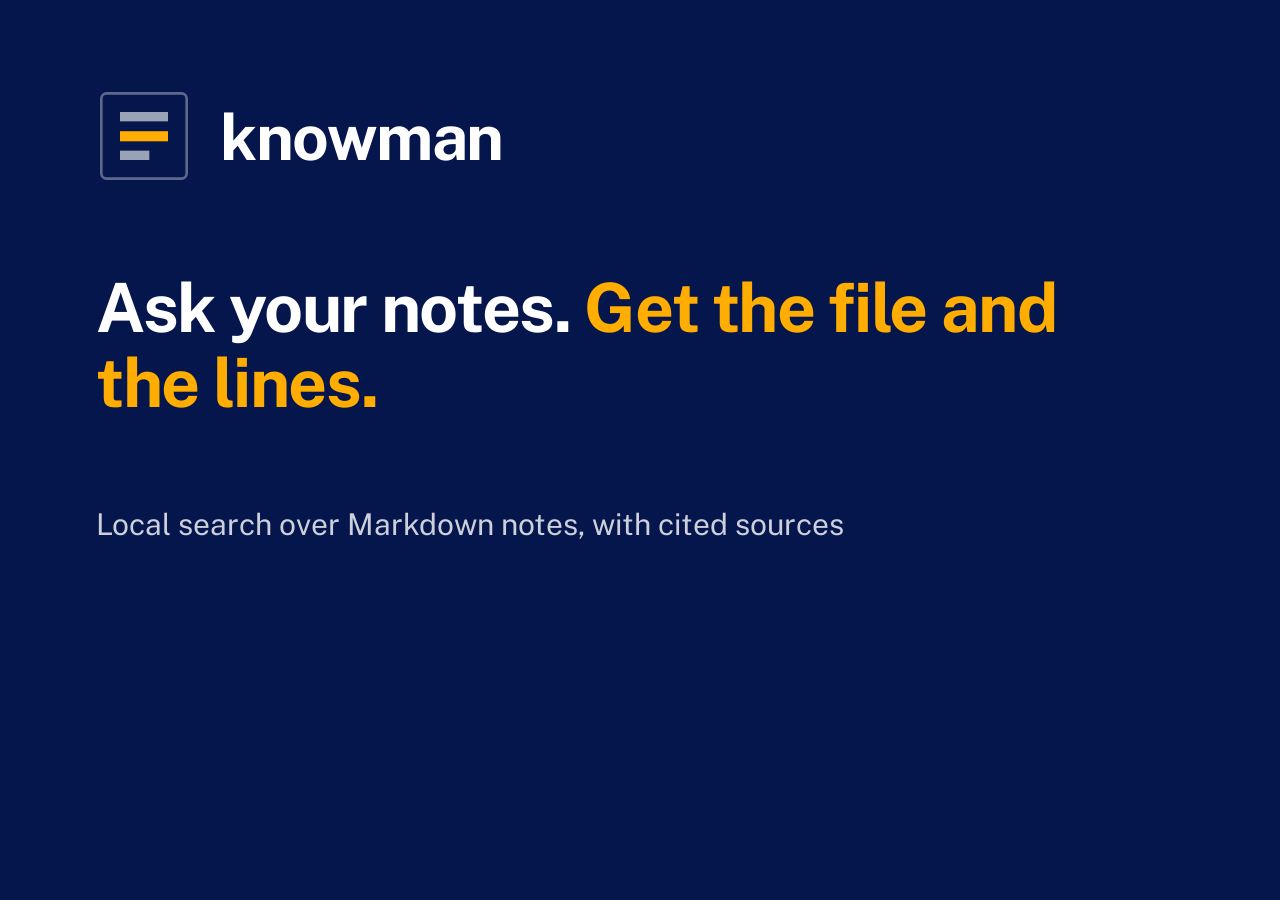
<file: scripts/og-image.html>
<!doctype html>
<!-- Source of site/og-image.png (1200x630). Render from the repo root:
     chromium --headless --disable-gpu --hide-scrollbars --window-size=1200,630 \
       --screenshot=site/og-image.png scripts/og-image.html -->
<html lang="en">
<head>
<meta charset="utf-8">
<style>
@font-face { font-family: "Public Sans"; font-weight: 400; src: url(../site/branding/fonts/public-sans/public-sans-400.woff2) format("woff2"); }
@font-face { font-family: "Public Sans"; font-weight: 700; src: url(../site/branding/fonts/public-sans/public-sans-700.woff2) format("woff2"); }
html, body { margin: 0; width: 1200px; height: 630px; overflow: hidden; }
body { background: #05164d; color: #fff; font-family: "Public Sans", sans-serif; box-sizing: border-box; padding: 88px 96px; display: flex; flex-direction: column; justify-content: space-between; }
.name { display: flex; align-items: center; gap: 28px; font-size: 64px; font-weight: 700; letter-spacing: -0.02em; }
.name svg { width: 96px; height: 96px; }
h1 { margin: 0; font-size: 68px; line-height: 1.1; font-weight: 700; letter-spacing: -0.02em; max-width: 980px; }
h1 span { color: #ffad00; }
.foot { font-size: 30px; opacity: .8; }
</style>
</head>
<body>
<div class="name"><svg viewBox="0 0 36 36"><rect x="2" y="2" width="32" height="32" rx="2" fill="#05164d" stroke="#fff" stroke-opacity=".35"/><rect x="9" y="9" width="18" height="3.5" fill="#fff" opacity=".6"/><rect x="9" y="16.2" width="18" height="3.8" fill="#ffad00"/><rect x="9" y="23.5" width="11" height="3.5" fill="#fff" opacity=".6"/></svg>knowman</div>
<h1>Ask your notes. <span>Get the file and the lines.</span></h1>
<div class="foot">Local search over Markdown notes, with cited sources</div>
</body>
</html>
</file>
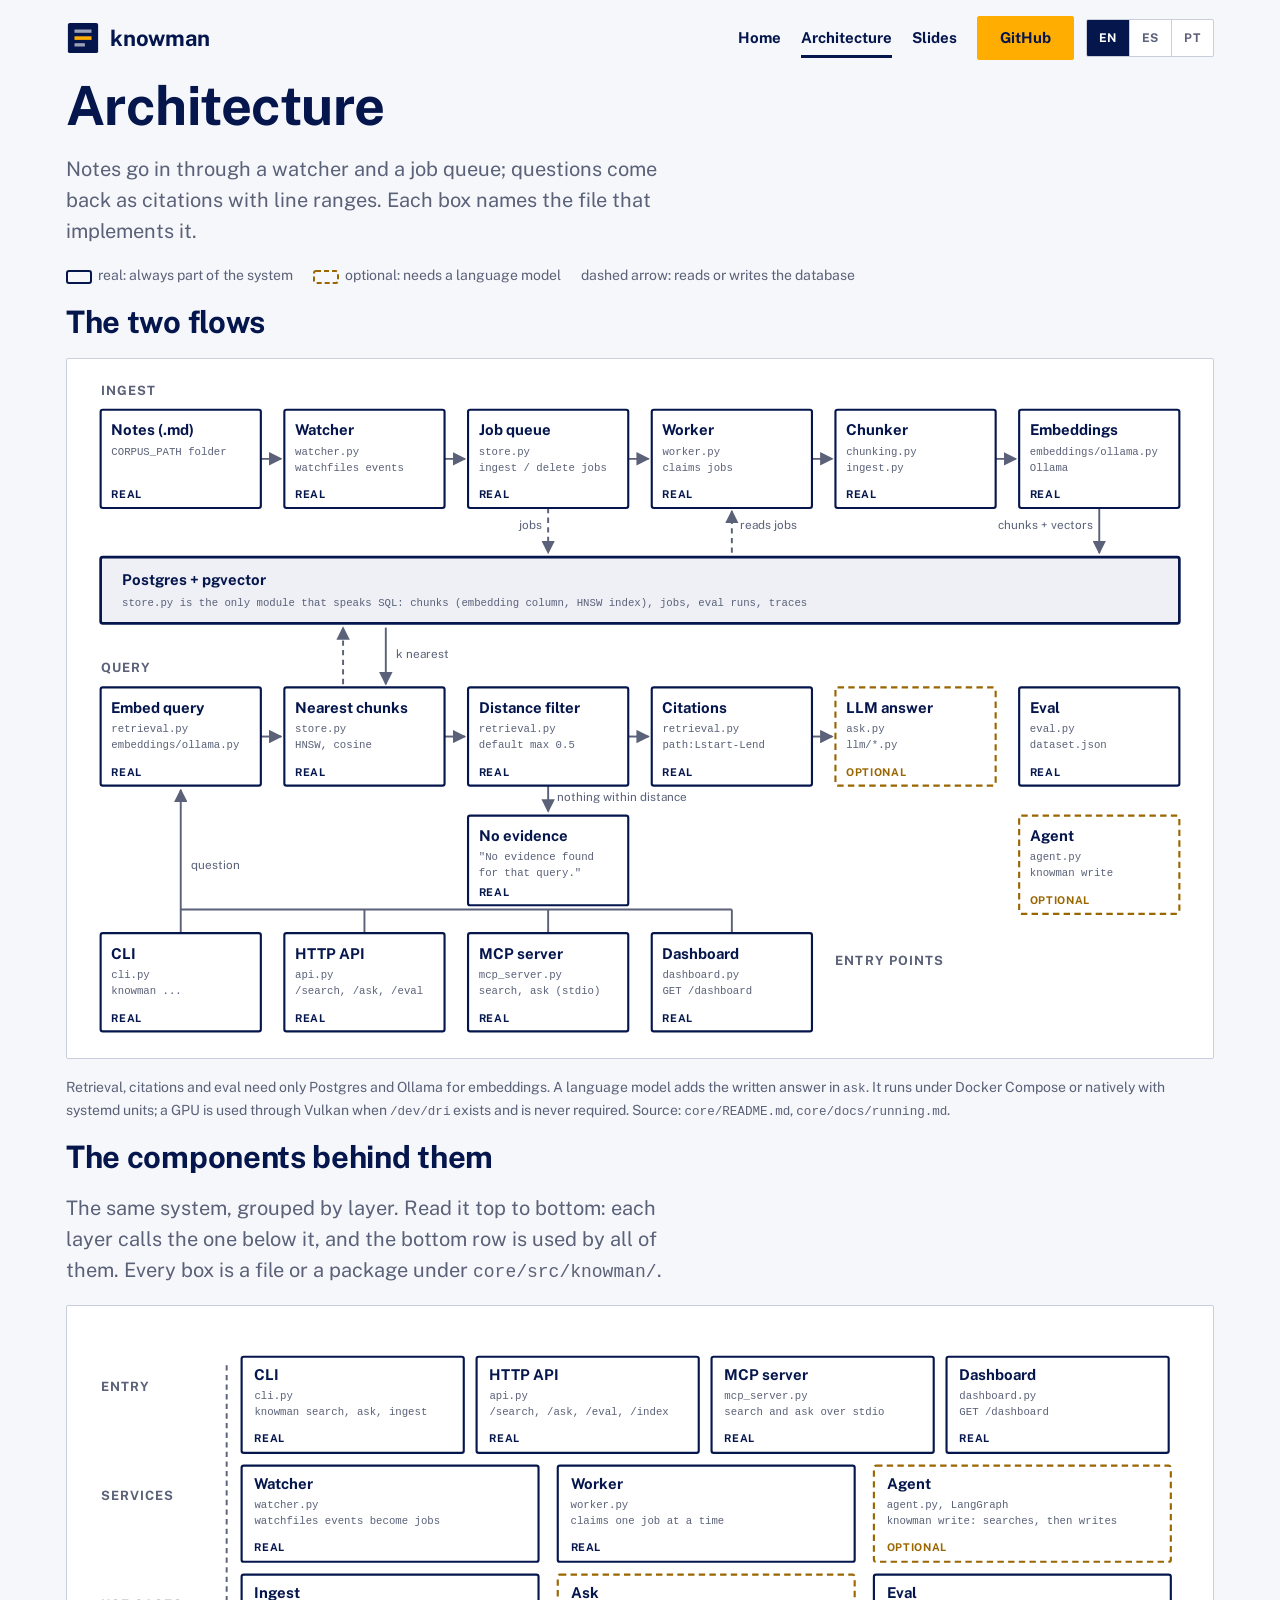
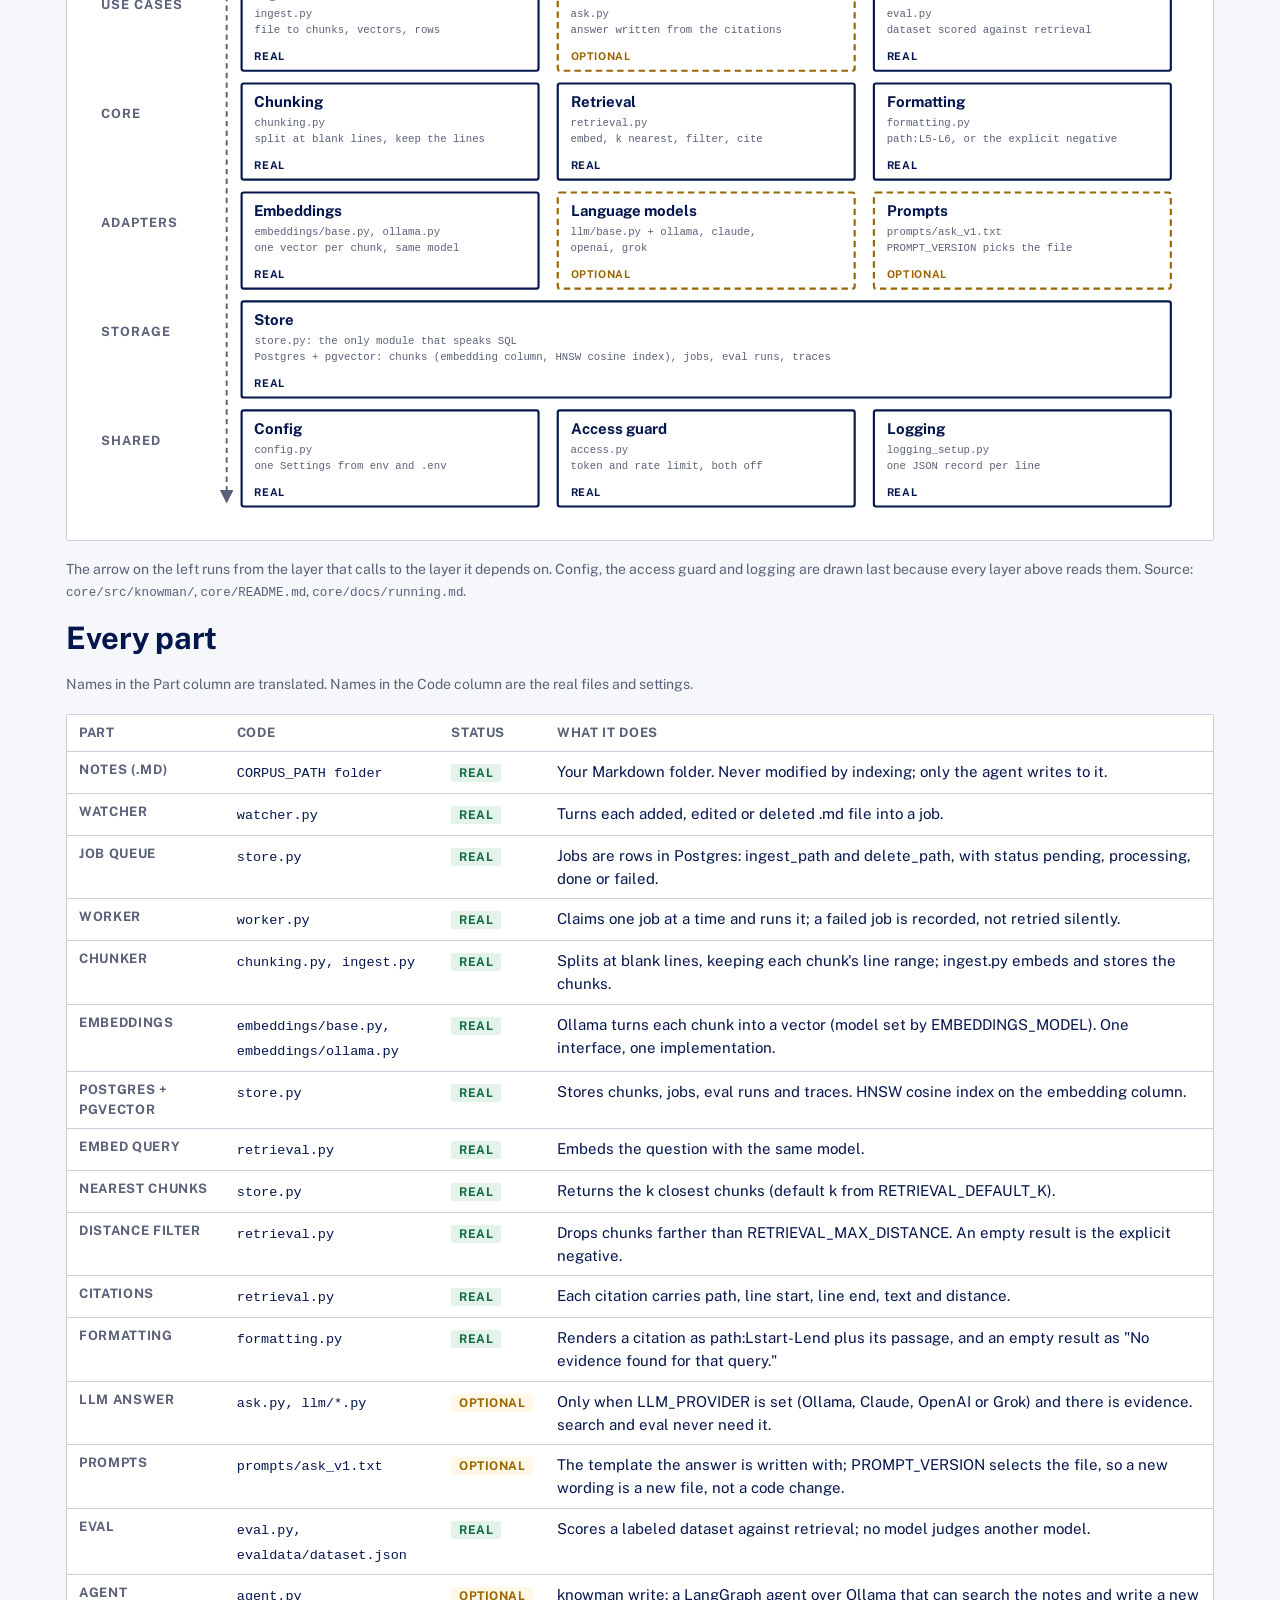
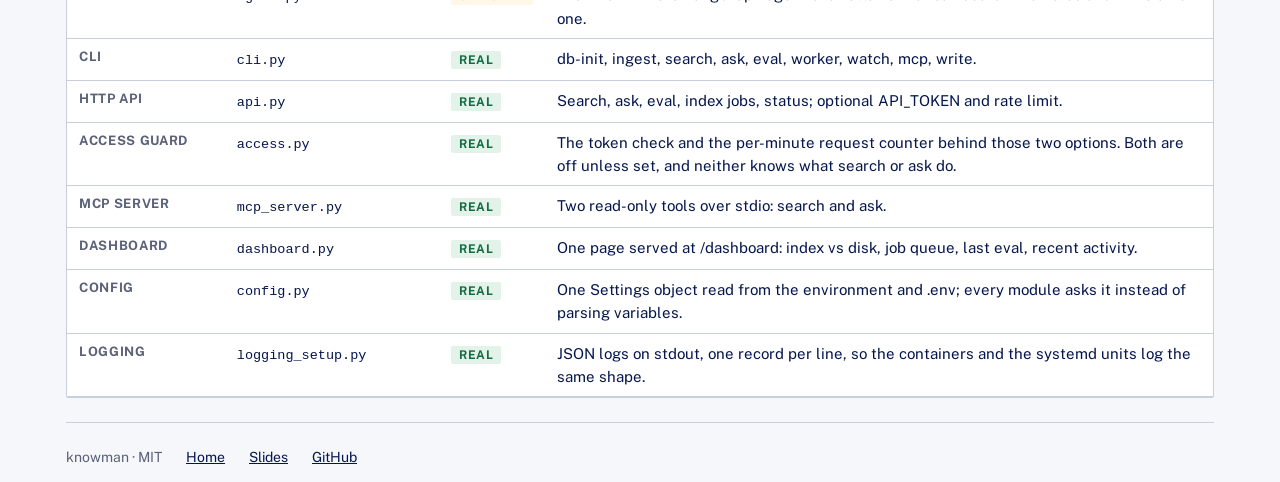
<file: site/diagrams/architecture.html>
<!doctype html>
<html lang="en">
<head>
<meta charset="utf-8">
<meta name="viewport" content="width=device-width, initial-scale=1">
<title>Architecture · knowman</title>
<meta name="description" content="How knowman is built: the ingestion flow, the query flow, the modules behind them, and which parts are optional.">
<meta name="color-scheme" content="light dark">
<link rel="icon" href="../favicon.svg" type="image/svg+xml">
<link rel="stylesheet" href="../style.css">
<link rel="stylesheet" href="diagram.css">
<link rel="stylesheet" href="../branding/theme-knowman.css">
<link rel="alternate" hreflang="en" href="https://rdorta27.github.io/knowman-site/diagrams/architecture.html">
<link rel="alternate" hreflang="es" href="https://rdorta27.github.io/knowman-site/es/diagrams/architecture.html">
<link rel="alternate" hreflang="pt-BR" href="https://rdorta27.github.io/knowman-site/pt-br/diagrams/architecture.html">
<link rel="alternate" hreflang="x-default" href="https://rdorta27.github.io/knowman-site/diagrams/architecture.html">
<script src="../lang.js"></script>
</head>
<body>
<a class="skip" href="#main">Skip to content</a>
<div class="wrap">
  <header class="top">
    <a class="logo" href="../index.html"><img src="../favicon.svg" width="34" height="34" alt="">knowman</a>
    <nav aria-label="Main"><a href="../index.html">Home</a><a href="architecture.html" aria-current="page">Architecture</a><a href="../slides/deck.html">Slides</a><a class="cta" href="https://github.com/rdorta27/knowman">GitHub</a></nav>
    <nav class="langs" aria-label="Language"><a href="architecture.html" hreflang="en" lang="en" aria-current="true">EN</a><a href="../es/diagrams/architecture.html" hreflang="es" lang="es">ES</a><a href="../pt-br/diagrams/architecture.html" hreflang="pt-BR" lang="pt-BR">PT</a></nav>
  </header>
  <main id="main">
    <h1>Architecture</h1>
    <p class="lead">Notes go in through a watcher and a job queue; questions come back as citations with line ranges. Each box names the file that implements it.</p>
    <div class="legend" aria-label="Legend">
      <span><svg width="26" height="14" aria-hidden="true"><rect x="1" y="1" width="24" height="12" rx="2" fill="none" stroke="var(--brand)" stroke-width="2"/></svg>real: always part of the system</span>
      <span><svg width="26" height="14" aria-hidden="true"><rect x="1" y="1" width="24" height="12" rx="2" fill="none" stroke="var(--accent)" stroke-width="2" stroke-dasharray="5 3"/></svg>optional: needs a language model</span>
      <span>dashed arrow: reads or writes the database</span>
    </div>

    <p class="note narrow-hint">On a narrow screen, read the <a href="#parts">table of every part</a> instead of the drawings.</p>

    <h2 id="flows">The two flows</h2>
    <div class="scroller" tabindex="0" aria-label="Architecture drawing, scrolls sideways on a narrow screen">
<svg xmlns="http://www.w3.org/2000/svg" class="arch" viewBox="0 0 1058 640" role="img" aria-labelledby="at ad"><title id="at">knowman architecture, the ingestion and query flows</title><desc id="ad">Ingestion flow: notes, watcher, job queue, worker, chunker, embeddings, Postgres. Query flow: embed query, nearest chunks, distance filter, citations, optional LLM answer. Entry points: CLI, HTTP API, MCP server, dashboard. The second drawing groups the modules by layer; the table below lists every part.</desc>
<defs><marker id="ar" viewBox="0 0 10 10" refX="9" refY="5" markerWidth="7" markerHeight="7" orient="auto-start-reverse"><path d="M0 0 10 5 0 10z"/></marker></defs>
<text class="lane" x="24" y="26">INGEST</text><text class="lane" x="24" y="286">QUERY</text><text class="lane" x="712" y="560">ENTRY POINTS</text>
<g class="db"><rect class="box" x="24" y="178" width="1010" height="62" rx="2"/><text class="t" x="44" y="204">Postgres + pgvector</text><text class="p" x="44" y="224">store.py is the only module that speaks SQL: chunks (embedding column, HNSW index), jobs, eval runs, traces</text></g>
<path class="edge" d="M174 86 H193" marker-end="url(#ar)"/>
<path class="edge" d="M346 86 H365" marker-end="url(#ar)"/>
<path class="edge" d="M518 86 H537" marker-end="url(#ar)"/>
<path class="edge" d="M690 86 H709" marker-end="url(#ar)"/>
<path class="edge" d="M862 86 H881" marker-end="url(#ar)"/>
<path class="edge" d="M959 132 V174" marker-end="url(#ar)"/>
<path class="edge dash" d="M443 132 V174" marker-end="url(#ar)"/>
<path class="edge dash" d="M615 174 V135" marker-end="url(#ar)"/>
<text class="elabel" x="437" y="152" text-anchor="end">jobs</text><text class="elabel" x="623" y="152">reads jobs</text><text class="elabel" x="953" y="152" text-anchor="end">chunks + vectors</text>
<path class="edge" d="M174 346 H193" marker-end="url(#ar)"/>
<path class="edge" d="M346 346 H365" marker-end="url(#ar)"/>
<path class="edge" d="M518 346 H537" marker-end="url(#ar)"/>
<path class="edge dash" d="M251 297 V244" marker-end="url(#ar)"/>
<path class="edge" d="M291 244 V297" marker-end="url(#ar)"/>
<text class="elabel" x="301" y="272">k nearest</text>
<path class="edge" d="M443 392 V416" marker-end="url(#ar)"/>
<text class="elabel" x="451" y="406">nothing within distance</text>
<path class="edge" d="M690 346 H709" marker-end="url(#ar)"/>
<path class="edge" d="M99 530 V396" marker-end="url(#ar)"/>
<path class="edge" d="M99 508 H615"/>
<path class="edge" d="M271 530 V508"/>
<path class="edge" d="M443 530 V508"/>
<path class="edge" d="M615 530 V508"/>
<text class="elabel" x="109" y="470">question</text>
<g class="node real" id="n-notes"><rect class="box" x="24" y="40" width="150" height="92" rx="2"/><text class="t" x="34" y="64">Notes (.md)</text><text class="p" x="34" y="82">CORPUS_PATH folder</text><text class="s" x="34" y="123">REAL</text></g>
<g class="node real" id="n-watcher"><rect class="box" x="196" y="40" width="150" height="92" rx="2"/><text class="t" x="206" y="64">Watcher</text><text class="p" x="206" y="82">watcher.py</text><text class="p" x="206" y="97">watchfiles events</text><text class="s" x="206" y="123">REAL</text></g>
<g class="node real" id="n-queue"><rect class="box" x="368" y="40" width="150" height="92" rx="2"/><text class="t" x="378" y="64">Job queue</text><text class="p" x="378" y="82">store.py</text><text class="p" x="378" y="97">ingest / delete jobs</text><text class="s" x="378" y="123">REAL</text></g>
<g class="node real" id="n-worker"><rect class="box" x="540" y="40" width="150" height="92" rx="2"/><text class="t" x="550" y="64">Worker</text><text class="p" x="550" y="82">worker.py</text><text class="p" x="550" y="97">claims jobs</text><text class="s" x="550" y="123">REAL</text></g>
<g class="node real" id="n-chunker"><rect class="box" x="712" y="40" width="150" height="92" rx="2"/><text class="t" x="722" y="64">Chunker</text><text class="p" x="722" y="82">chunking.py</text><text class="p" x="722" y="97">ingest.py</text><text class="s" x="722" y="123">REAL</text></g>
<g class="node real" id="n-embed"><rect class="box" x="884" y="40" width="150" height="92" rx="2"/><text class="t" x="894" y="64">Embeddings</text><text class="p" x="894" y="82">embeddings/ollama.py</text><text class="p" x="894" y="97">Ollama</text><text class="s" x="894" y="123">REAL</text></g>
<g class="node real" id="n-qembed"><rect class="box" x="24" y="300" width="150" height="92" rx="2"/><text class="t" x="34" y="324">Embed query</text><text class="p" x="34" y="342">retrieval.py</text><text class="p" x="34" y="357">embeddings/ollama.py</text><text class="s" x="34" y="383">REAL</text></g>
<g class="node real" id="n-nearest"><rect class="box" x="196" y="300" width="150" height="92" rx="2"/><text class="t" x="206" y="324">Nearest chunks</text><text class="p" x="206" y="342">store.py</text><text class="p" x="206" y="357">HNSW, cosine</text><text class="s" x="206" y="383">REAL</text></g>
<g class="node real" id="n-filter"><rect class="box" x="368" y="300" width="150" height="92" rx="2"/><text class="t" x="378" y="324">Distance filter</text><text class="p" x="378" y="342">retrieval.py</text><text class="p" x="378" y="357">default max 0.5</text><text class="s" x="378" y="383">REAL</text></g>
<g class="node real" id="n-cites"><rect class="box" x="540" y="300" width="150" height="92" rx="2"/><text class="t" x="550" y="324">Citations</text><text class="p" x="550" y="342">retrieval.py</text><text class="p" x="550" y="357">path:Lstart-Lend</text><text class="s" x="550" y="383">REAL</text></g>
<g class="node opt" id="n-llm"><rect class="box" x="712" y="300" width="150" height="92" rx="2"/><text class="t" x="722" y="324">LLM answer</text><text class="p" x="722" y="342">ask.py</text><text class="p" x="722" y="357">llm/*.py</text><text class="s" x="722" y="383">OPTIONAL</text></g>
<g class="node real" id="n-eval"><rect class="box" x="884" y="300" width="150" height="92" rx="2"/><text class="t" x="894" y="324">Eval</text><text class="p" x="894" y="342">eval.py</text><text class="p" x="894" y="357">dataset.json</text><text class="s" x="894" y="383">REAL</text></g>
<g class="node real" id="n-none"><rect class="box" x="368" y="420" width="150" height="84" rx="2"/><text class="t" x="378" y="444">No evidence</text><text class="p" x="378" y="462">&quot;No evidence found</text><text class="p" x="378" y="477">for that query.&quot;</text><text class="s" x="378" y="495">REAL</text></g>
<g class="node opt" id="n-agent"><rect class="box" x="884" y="420" width="150" height="92" rx="2"/><text class="t" x="894" y="444">Agent</text><text class="p" x="894" y="462">agent.py</text><text class="p" x="894" y="477">knowman write</text><text class="s" x="894" y="503">OPTIONAL</text></g>
<g class="node real" id="n-cli"><rect class="box" x="24" y="530" width="150" height="92" rx="2"/><text class="t" x="34" y="554">CLI</text><text class="p" x="34" y="572">cli.py</text><text class="p" x="34" y="587">knowman ...</text><text class="s" x="34" y="613">REAL</text></g>
<g class="node real" id="n-api"><rect class="box" x="196" y="530" width="150" height="92" rx="2"/><text class="t" x="206" y="554">HTTP API</text><text class="p" x="206" y="572">api.py</text><text class="p" x="206" y="587">/search, /ask, /eval</text><text class="s" x="206" y="613">REAL</text></g>
<g class="node real" id="n-mcp"><rect class="box" x="368" y="530" width="150" height="92" rx="2"/><text class="t" x="378" y="554">MCP server</text><text class="p" x="378" y="572">mcp_server.py</text><text class="p" x="378" y="587">search, ask (stdio)</text><text class="s" x="378" y="613">REAL</text></g>
<g class="node real" id="n-dash"><rect class="box" x="540" y="530" width="150" height="92" rx="2"/><text class="t" x="550" y="554">Dashboard</text><text class="p" x="550" y="572">dashboard.py</text><text class="p" x="550" y="587">GET /dashboard</text><text class="s" x="550" y="613">REAL</text></g>
</svg>
    </div>
    <p class="note">Retrieval, citations and eval need only Postgres and Ollama for embeddings. A language model adds the written answer in <code>ask</code>. It runs under Docker Compose or natively with systemd units; a GPU is used through Vulkan when <code>/dev/dri</code> exists and is never required. Source: <code>core/README.md</code>, <code>core/docs/running.md</code>.</p>

    <h2 id="components">The components behind them</h2>
    <p class="lead">The same system, grouped by layer. Read it top to bottom: each layer calls the one below it, and the bottom row is used by all of them. Every box is a file or a package under <code>core/src/knowman/</code>.</p>
    <div class="scroller" tabindex="0" aria-label="Component map, scrolls sideways on a narrow screen">
<svg xmlns="http://www.w3.org/2000/svg" class="arch" viewBox="0 0 1058 766" role="img" aria-labelledby="ct cd"><title id="ct">knowman components by layer</title><desc id="cd">Entry points: CLI, HTTP API, MCP server, dashboard. Services: watcher, worker, optional agent. Use cases: ingest, ask, eval. Core: chunking, retrieval, formatting. Adapters: embeddings, language model providers, prompts. Storage: store module over Postgres with pgvector. Cross-cutting: config, access guard, logging. Arrows point from a layer to the layer it depends on.</desc>
<defs><marker id="ar2" viewBox="0 0 10 10" refX="9" refY="5" markerWidth="7" markerHeight="7" orient="auto-start-reverse"><path d="M0 0 10 5 0 10z"/></marker></defs>
<path class="edge dash" d="M142 48 V738" marker-end="url(#ar2)"/>
<text class="lane" x="24" y="72">ENTRY</text>
<text class="lane" x="24" y="174">SERVICES</text>
<text class="lane" x="24" y="276">USE CASES</text>
<text class="lane" x="24" y="378">CORE</text>
<text class="lane" x="24" y="480">ADAPTERS</text>
<text class="lane" x="24" y="582">STORAGE</text>
<text class="lane" x="24" y="684">SHARED</text>

<g class="node real"><rect class="box" x="156" y="40" width="208" height="90" rx="2"/><text class="t" x="168" y="62">CLI</text><text class="p" x="168" y="80">cli.py</text><text class="p" x="168" y="95">knowman search, ask, ingest</text><text class="s" x="168" y="120">REAL</text></g>
<g class="node real"><rect class="box" x="376" y="40" width="208" height="90" rx="2"/><text class="t" x="388" y="62">HTTP API</text><text class="p" x="388" y="80">api.py</text><text class="p" x="388" y="95">/search, /ask, /eval, /index</text><text class="s" x="388" y="120">REAL</text></g>
<g class="node real"><rect class="box" x="596" y="40" width="208" height="90" rx="2"/><text class="t" x="608" y="62">MCP server</text><text class="p" x="608" y="80">mcp_server.py</text><text class="p" x="608" y="95">search and ask over stdio</text><text class="s" x="608" y="120">REAL</text></g>
<g class="node real"><rect class="box" x="816" y="40" width="208" height="90" rx="2"/><text class="t" x="828" y="62">Dashboard</text><text class="p" x="828" y="80">dashboard.py</text><text class="p" x="828" y="95">GET /dashboard</text><text class="s" x="828" y="120">REAL</text></g>

<g class="node real"><rect class="box" x="156" y="142" width="278" height="90" rx="2"/><text class="t" x="168" y="164">Watcher</text><text class="p" x="168" y="182">watcher.py</text><text class="p" x="168" y="197">watchfiles events become jobs</text><text class="s" x="168" y="222">REAL</text></g>
<g class="node real"><rect class="box" x="452" y="142" width="278" height="90" rx="2"/><text class="t" x="464" y="164">Worker</text><text class="p" x="464" y="182">worker.py</text><text class="p" x="464" y="197">claims one job at a time</text><text class="s" x="464" y="222">REAL</text></g>
<g class="node opt"><rect class="box" x="748" y="142" width="278" height="90" rx="2"/><text class="t" x="760" y="164">Agent</text><text class="p" x="760" y="182">agent.py, LangGraph</text><text class="p" x="760" y="197">knowman write: searches, then writes</text><text class="s" x="760" y="222">OPTIONAL</text></g>

<g class="node real"><rect class="box" x="156" y="244" width="278" height="90" rx="2"/><text class="t" x="168" y="266">Ingest</text><text class="p" x="168" y="284">ingest.py</text><text class="p" x="168" y="299">file to chunks, vectors, rows</text><text class="s" x="168" y="324">REAL</text></g>
<g class="node opt"><rect class="box" x="452" y="244" width="278" height="90" rx="2"/><text class="t" x="464" y="266">Ask</text><text class="p" x="464" y="284">ask.py</text><text class="p" x="464" y="299">answer written from the citations</text><text class="s" x="464" y="324">OPTIONAL</text></g>
<g class="node real"><rect class="box" x="748" y="244" width="278" height="90" rx="2"/><text class="t" x="760" y="266">Eval</text><text class="p" x="760" y="284">eval.py</text><text class="p" x="760" y="299">dataset scored against retrieval</text><text class="s" x="760" y="324">REAL</text></g>

<g class="node real"><rect class="box" x="156" y="346" width="278" height="90" rx="2"/><text class="t" x="168" y="368">Chunking</text><text class="p" x="168" y="386">chunking.py</text><text class="p" x="168" y="401">split at blank lines, keep the lines</text><text class="s" x="168" y="426">REAL</text></g>
<g class="node real"><rect class="box" x="452" y="346" width="278" height="90" rx="2"/><text class="t" x="464" y="368">Retrieval</text><text class="p" x="464" y="386">retrieval.py</text><text class="p" x="464" y="401">embed, k nearest, filter, cite</text><text class="s" x="464" y="426">REAL</text></g>
<g class="node real"><rect class="box" x="748" y="346" width="278" height="90" rx="2"/><text class="t" x="760" y="368">Formatting</text><text class="p" x="760" y="386">formatting.py</text><text class="p" x="760" y="401">path:L5-L6, or the explicit negative</text><text class="s" x="760" y="426">REAL</text></g>

<g class="node real"><rect class="box" x="156" y="448" width="278" height="90" rx="2"/><text class="t" x="168" y="470">Embeddings</text><text class="p" x="168" y="488">embeddings/base.py, ollama.py</text><text class="p" x="168" y="503">one vector per chunk, same model</text><text class="s" x="168" y="528">REAL</text></g>
<g class="node opt"><rect class="box" x="452" y="448" width="278" height="90" rx="2"/><text class="t" x="464" y="470">Language models</text><text class="p" x="464" y="488">llm/base.py + ollama, claude,</text><text class="p" x="464" y="503">openai, grok</text><text class="s" x="464" y="528">OPTIONAL</text></g>
<g class="node opt"><rect class="box" x="748" y="448" width="278" height="90" rx="2"/><text class="t" x="760" y="470">Prompts</text><text class="p" x="760" y="488">prompts/ask_v1.txt</text><text class="p" x="760" y="503">PROMPT_VERSION picks the file</text><text class="s" x="760" y="528">OPTIONAL</text></g>

<g class="node real"><rect class="box" x="156" y="550" width="870" height="90" rx="2"/><text class="t" x="168" y="572">Store</text><text class="p" x="168" y="590">store.py: the only module that speaks SQL</text><text class="p" x="168" y="605">Postgres + pgvector: chunks (embedding column, HNSW cosine index), jobs, eval runs, traces</text><text class="s" x="168" y="630">REAL</text></g>

<g class="node real"><rect class="box" x="156" y="652" width="278" height="90" rx="2"/><text class="t" x="168" y="674">Config</text><text class="p" x="168" y="692">config.py</text><text class="p" x="168" y="707">one Settings from env and .env</text><text class="s" x="168" y="732">REAL</text></g>
<g class="node real"><rect class="box" x="452" y="652" width="278" height="90" rx="2"/><text class="t" x="464" y="674">Access guard</text><text class="p" x="464" y="692">access.py</text><text class="p" x="464" y="707">token and rate limit, both off</text><text class="s" x="464" y="732">REAL</text></g>
<g class="node real"><rect class="box" x="748" y="652" width="278" height="90" rx="2"/><text class="t" x="760" y="674">Logging</text><text class="p" x="760" y="692">logging_setup.py</text><text class="p" x="760" y="707">one JSON record per line</text><text class="s" x="760" y="732">REAL</text></g>
</svg>
    </div>
    <p class="note">The arrow on the left runs from the layer that calls to the layer it depends on. Config, the access guard and logging are drawn last because every layer above reads them. Source: <code>core/src/knowman/</code>, <code>core/README.md</code>, <code>core/docs/running.md</code>.</p>

    <h2 id="parts">Every part</h2>
    <p class="note">Names in the Part column are translated. Names in the Code column are the real files and settings.</p>
    <div class="table-wrap"><table>
      <thead><tr><th scope="col">Part</th><th scope="col">Code</th><th scope="col">Status</th><th scope="col">What it does</th></tr></thead>
      <tbody>
<tr><th scope="row">Notes (.md)</th><td><code>CORPUS_PATH folder</code></td><td><span class="tag">real</span></td><td>Your Markdown folder. Never modified by indexing; only the agent writes to it.</td></tr>
<tr><th scope="row">Watcher</th><td><code>watcher.py</code></td><td><span class="tag">real</span></td><td>Turns each added, edited or deleted .md file into a job.</td></tr>
<tr><th scope="row">Job queue</th><td><code>store.py</code></td><td><span class="tag">real</span></td><td>Jobs are rows in Postgres: ingest_path and delete_path, with status pending, processing, done or failed.</td></tr>
<tr><th scope="row">Worker</th><td><code>worker.py</code></td><td><span class="tag">real</span></td><td>Claims one job at a time and runs it; a failed job is recorded, not retried silently.</td></tr>
<tr><th scope="row">Chunker</th><td><code>chunking.py, ingest.py</code></td><td><span class="tag">real</span></td><td>Splits at blank lines, keeping each chunk&#x27;s line range; ingest.py embeds and stores the chunks.</td></tr>
<tr><th scope="row">Embeddings</th><td><code>embeddings/base.py, embeddings/ollama.py</code></td><td><span class="tag">real</span></td><td>Ollama turns each chunk into a vector (model set by EMBEDDINGS_MODEL). One interface, one implementation.</td></tr>
<tr><th scope="row">Postgres + pgvector</th><td><code>store.py</code></td><td><span class="tag">real</span></td><td>Stores chunks, jobs, eval runs and traces. HNSW cosine index on the embedding column.</td></tr>
<tr><th scope="row">Embed query</th><td><code>retrieval.py</code></td><td><span class="tag">real</span></td><td>Embeds the question with the same model.</td></tr>
<tr><th scope="row">Nearest chunks</th><td><code>store.py</code></td><td><span class="tag">real</span></td><td>Returns the k closest chunks (default k from RETRIEVAL_DEFAULT_K).</td></tr>
<tr><th scope="row">Distance filter</th><td><code>retrieval.py</code></td><td><span class="tag">real</span></td><td>Drops chunks farther than RETRIEVAL_MAX_DISTANCE. An empty result is the explicit negative.</td></tr>
<tr><th scope="row">Citations</th><td><code>retrieval.py</code></td><td><span class="tag">real</span></td><td>Each citation carries path, line start, line end, text and distance.</td></tr>
<tr><th scope="row">Formatting</th><td><code>formatting.py</code></td><td><span class="tag">real</span></td><td>Renders a citation as path:Lstart-Lend plus its passage, and an empty result as &quot;No evidence found for that query.&quot;</td></tr>
<tr><th scope="row">LLM answer</th><td><code>ask.py, llm/*.py</code></td><td><span class="tag opt">optional</span></td><td>Only when LLM_PROVIDER is set (Ollama, Claude, OpenAI or Grok) and there is evidence. search and eval never need it.</td></tr>
<tr><th scope="row">Prompts</th><td><code>prompts/ask_v1.txt</code></td><td><span class="tag opt">optional</span></td><td>The template the answer is written with; PROMPT_VERSION selects the file, so a new wording is a new file, not a code change.</td></tr>
<tr><th scope="row">Eval</th><td><code>eval.py, evaldata/dataset.json</code></td><td><span class="tag">real</span></td><td>Scores a labeled dataset against retrieval; no model judges another model.</td></tr>
<tr><th scope="row">Agent</th><td><code>agent.py</code></td><td><span class="tag opt">optional</span></td><td>knowman write: a LangGraph agent over Ollama that can search the notes and write a new one.</td></tr>
<tr><th scope="row">CLI</th><td><code>cli.py</code></td><td><span class="tag">real</span></td><td>db-init, ingest, search, ask, eval, worker, watch, mcp, write.</td></tr>
<tr><th scope="row">HTTP API</th><td><code>api.py</code></td><td><span class="tag">real</span></td><td>Search, ask, eval, index jobs, status; optional API_TOKEN and rate limit.</td></tr>
<tr><th scope="row">Access guard</th><td><code>access.py</code></td><td><span class="tag">real</span></td><td>The token check and the per-minute request counter behind those two options. Both are off unless set, and neither knows what search or ask do.</td></tr>
<tr><th scope="row">MCP server</th><td><code>mcp_server.py</code></td><td><span class="tag">real</span></td><td>Two read-only tools over stdio: search and ask.</td></tr>
<tr><th scope="row">Dashboard</th><td><code>dashboard.py</code></td><td><span class="tag">real</span></td><td>One page served at /dashboard: index vs disk, job queue, last eval, recent activity.</td></tr>
<tr><th scope="row">Config</th><td><code>config.py</code></td><td><span class="tag">real</span></td><td>One Settings object read from the environment and .env; every module asks it instead of parsing variables.</td></tr>
<tr><th scope="row">Logging</th><td><code>logging_setup.py</code></td><td><span class="tag">real</span></td><td>JSON logs on stdout, one record per line, so the containers and the systemd units log the same shape.</td></tr>
      </tbody>
    </table></div>
  </main>
  <footer><span>knowman · MIT</span><a href="../index.html">Home</a><a href="../slides/deck.html">Slides</a><a href="https://github.com/rdorta27/knowman">GitHub</a></footer>
</div>
</body>
</html>
</file>
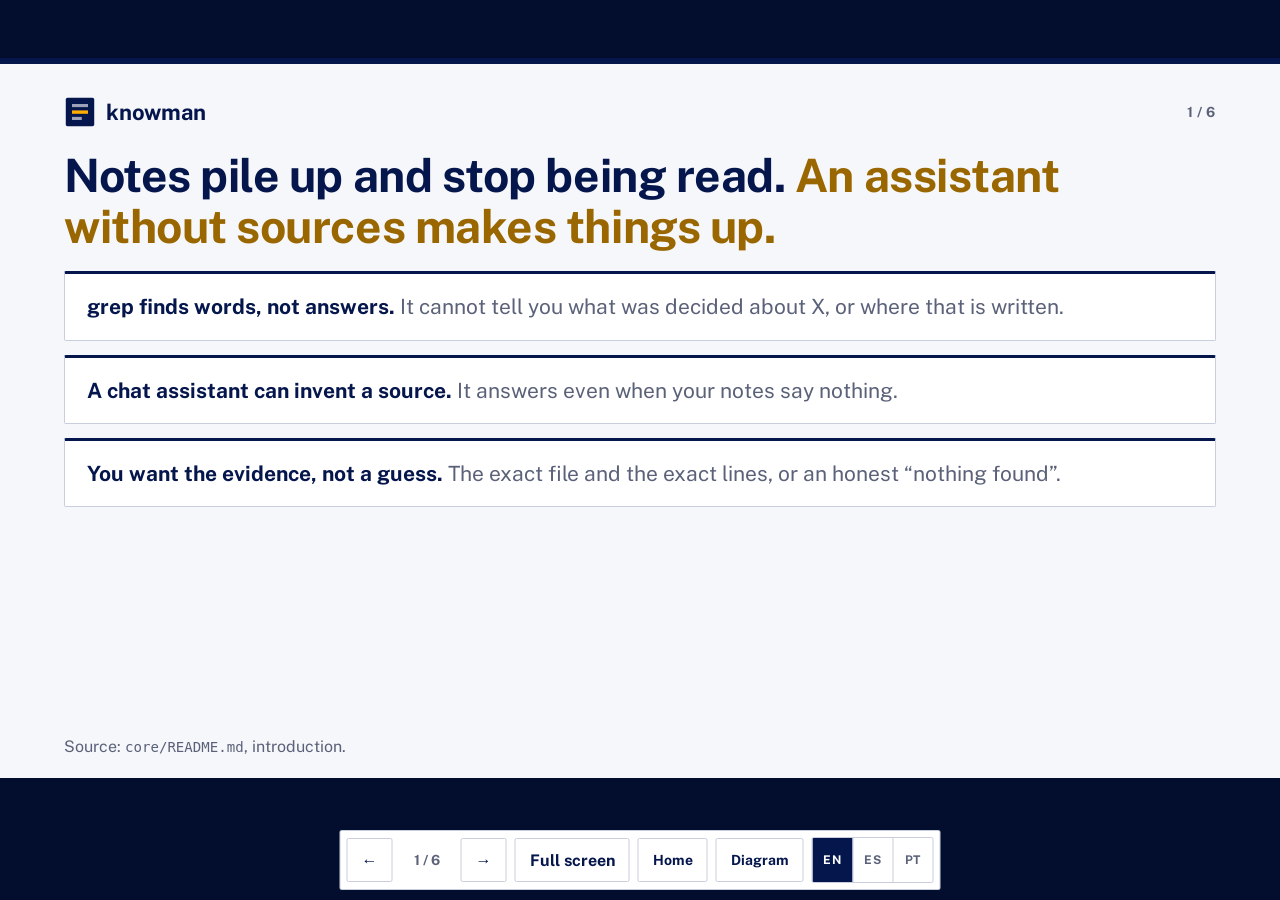
<file: site/slides/deck.html>
<!doctype html>
<html lang="en">
<head>
<meta charset="utf-8">
<meta name="viewport" content="width=device-width, initial-scale=1">
<title>Slides · knowman</title>
<meta name="description" content="Six slides: the problem, what knowman does, how it works, how it is measured, how to install it, and its limits.">
<meta name="color-scheme" content="light dark">
<link rel="icon" href="../favicon.svg" type="image/svg+xml">
<link rel="stylesheet" href="deck.css">
<link rel="stylesheet" href="../branding/theme-knowman.css">
<link rel="alternate" hreflang="en" href="https://rdorta27.github.io/knowman-site/slides/deck.html">
<link rel="alternate" hreflang="es" href="https://rdorta27.github.io/knowman-site/es/slides/deck.html">
<link rel="alternate" hreflang="pt-BR" href="https://rdorta27.github.io/knowman-site/pt-br/slides/deck.html">
<link rel="alternate" hreflang="x-default" href="https://rdorta27.github.io/knowman-site/slides/deck.html">
<script src="../lang.js"></script>
</head>
<body>
<main class="deck">

<section class="slide" id="s1" aria-label="The problem">
<div class="bar"><img src="../favicon.svg" alt=""><span>knowman</span><span class="meta">1 / 6</span></div>
<h1>Notes pile up and stop being read. <span>An assistant without sources makes things up.</span></h1>
<div class="cols">
  <div class="col">
    <div class="card"><p><b>grep finds words, not answers.</b> It cannot tell you what was decided about X, or where that is written.</p></div>
    <div class="card"><p><b>A chat assistant can invent a source.</b> It answers even when your notes say nothing.</p></div>
    <div class="card"><p><b>You want the evidence, not a guess.</b> The exact file and the exact lines, or an honest &ldquo;nothing found&rdquo;.</p></div>
  </div>
</div>
<p class="foot">Source: <code>core/README.md</code>, introduction.</p>
</section>

<section class="slide" id="s2" aria-label="What it does">
<div class="bar"><img src="../favicon.svg" alt=""><span>knowman</span><span class="meta">2 / 6</span></div>
<h1>Ask your Markdown notes. <span>Get the passage, with its lines.</span></h1>
<div class="cols">
  <div class="col">
    <h2>A question the notes cover</h2>
    <!-- source: core/README.md "What it looks like"; the passage is core/corpus/dummy/architecture-notes.md lines 5-6 -->
    <pre><span class="dim">$ knowman search "why Postgres"</span>
decision-log.md:L5-L5
  We chose Postgres with the pgvector extension for the vector store.
<span class="hl">architecture-notes.md:L5-L6</span>
  The store module is the only part of the codebase that speaks SQL.
  Every other module calls its functions instead of touching Postgres directly.</pre>
  </div>
  <div class="col">
    <h2>A question they do not</h2>
    <!-- source: core/README.md "What it looks like" -->
    <pre><span class="dim">$ knowman search "capital of mongolia"</span>
No evidence found for that query.</pre>
    <div class="card"><p>With a language model configured, <code>ask</code> writes prose from those same passages and lists them as sources. Without one, you still get the citations.</p></div>
  </div>
</div>
<p class="foot">It runs on your machine: Postgres with pgvector, Ollama for embeddings, no API key required.</p>
</section>

<section class="slide" id="s3" aria-label="How it works">
<div class="bar"><img src="../favicon.svg" alt=""><span>knowman</span><span class="meta">3 / 6</span></div>
<h1>A watcher feeds a queue. <span>A question is matched by distance.</span></h1>
<div class="cols" style="flex-direction:column;gap:12px;padding-bottom:10px">
  <p class="lane">Ingest</p>
  <div class="flow">
    <div class="node"><b>Notes</b><span>.md files</span></div><div class="arrow">&rarr;</div>
    <div class="node"><b>Watcher</b><span>watcher.py</span></div><div class="arrow">&rarr;</div>
    <div class="node"><b>Job queue</b><span>store.py</span></div><div class="arrow">&rarr;</div>
    <div class="node"><b>Worker</b><span>worker.py</span></div><div class="arrow">&rarr;</div>
    <div class="node"><b>Chunker</b><span>chunking.py</span></div><div class="arrow">&rarr;</div>
    <div class="node"><b>Postgres</b><span>pgvector, HNSW</span></div>
  </div>
  <p class="lane">Query</p>
  <div class="flow">
    <div class="node"><b>Embed query</b><span>retrieval.py</span></div><div class="arrow">&rarr;</div>
    <div class="node"><b>Nearest chunks</b><span>store.py</span></div><div class="arrow">&rarr;</div>
    <div class="node"><b>Distance filter</b><span>retrieval.py</span></div><div class="arrow">&rarr;</div>
    <div class="node"><b>Citations</b><span>path:Lstart-Lend</span></div><div class="arrow">&rarr;</div>
    <div class="node opt"><b>LLM answer</b><span>ask.py, llm/</span><em>OPTIONAL</em></div>
  </div>
  <p class="card" style="font-size:22px;color:var(--mu);padding:20px 24px;margin-top:8px">Each chunk keeps the line range it came from; that is what makes a citation exact. If nothing is within the distance threshold, the result is the explicit negative and the language model is never called.</p>
</div>
<p class="foot">Full diagram: <code>architecture.html</code> &middot; Source: <code>core/README.md</code>, How it works.</p>
</section>

<section class="slide" id="s4" aria-label="How it is measured">
<div class="bar"><img src="../favicon.svg" alt=""><span>knowman</span><span class="meta">4 / 6</span></div>
<h1>Retrieval is measured. <span>No model judges another model.</span></h1>
<div class="cols">
  <div class="col">
    <div class="card">
      <!-- source: core/README.md "What it looks like" (output of `knowman eval`: groundedness: 100.00% (25/25)); 25 = entries in core/src/knowman/evaldata/dataset.json, counted with python: 21 expect a citation, 4 expect none -->
      <span class="big">100% <small>(25/25)</small></span>
      <p>groundedness on a labeled dataset of 25 questions.</p>
    </div>
    <pre><span class="dim">$ knowman eval</span>
groundedness: 100.00% (25/25), delta: +0.00%</pre>
  </div>
  <div class="col">
    <div class="card"><p><b>A match rate.</b> A question passes when the cited file is the expected one, or when no evidence is returned for a question that has none.</p></div>
    <div class="card"><p><b>Every run is stored.</b> The next run reports the change since the last, so a regression shows up as a drop.</p></div>
    <div class="card"><p><b>It already caught a bug.</b> A lone heading became its own chunk and matched unrelated questions; the eval found it.</p></div>
  </div>
</div>
<p class="foot">Sources: <code>core/README.md</code>, <code>core/src/knowman/evaldata/dataset.json</code>, <code>core/CHANGELOG.md</code>. The sample corpus is small; this is a regression check, not a benchmark.</p>
</section>

<section class="slide" id="s5" aria-label="How to install">
<div class="bar"><img src="../favicon.svg" alt=""><span>knowman</span><span class="meta">5 / 6</span></div>
<h1>One script. <span>It checks, then installs nothing with elevated privileges.</span></h1>
<div class="cols">
  <div class="col">
    <h2>With Docker</h2>
    <!-- source: core/README.md "Getting started" (clone URL corrected to the real remote) -->
    <pre>git clone https://github.com/rdorta27/knowman
cd knowman
./install.sh
docker compose exec api \
  knowman search "why Postgres"</pre>
    <div class="card"><p>Needs Docker and the Compose plugin; no Python on the host.</p></div>
  </div>
  <div class="col">
    <h2>Without Docker (Arch)</h2>
    <pre>./install.sh --mode native</pre>
    <div class="card"><p>Uses Postgres, pgvector and Ollama on the host. The script prints the exact <code>pacman</code> and <code>systemctl</code> commands for what is missing and stops; run them and run it again.</p></div>
    <div class="card"><p>Both modes use the same ports, bound to <code>127.0.0.1</code>.</p></div>
  </div>
</div>
<p class="foot">Source: <code>core/README.md</code>, <code>core/docs/running.md</code>. The installer indexes the sample notes and confirms a real search returns a real citation.</p>
</section>

<section class="slide" id="s6" aria-label="Limits and next step">
<div class="bar"><img src="../favicon.svg" alt=""><span>knowman</span><span class="meta">6 / 6</span></div>
<h1>What it is not, <span>and what comes next.</span></h1>
<div class="cols">
  <div class="col">
    <h2>Limits</h2>
    <ul>
      <!-- source for this list: core/README.md (Not this, Configuration, Security, Roadmap) and core/CHANGELOG.md -->
      <li><b>Markdown only.</b> Not a note editor or a wiki; it reads a folder you already own.</li>
      <li><b>Embeddings need Ollama.</b> Changing the embeddings model means re-indexing everything.</li>
      <li><b>Small local models hedge.</b> The answer is only as good as the model you configure.</li>
      <li><b>Open by default.</b> The API token and rate limit are opt-in; turn them on before exposing it beyond localhost.</li>
    </ul>
  </div>
  <div class="col">
    <h2>Next</h2>
    <div class="card"><p>A public demo URL on free-tier cloud infrastructure, with retrieval and citations working without any paid key.</p><span class="src">core/README.md, Roadmap</span></div>
    <div class="card"><p><b>Try it:</b> <code>github.com/rdorta27/knowman</code></p></div>
  </div>
</div>
</section>

</main>
<div class="hud" role="group" aria-label="Slide controls">
  <button id="prev" type="button" aria-label="Previous slide">&larr;</button>
  <span id="pos" aria-live="polite">1 / 6</span>
  <button id="next" type="button" aria-label="Next slide">&rarr;</button>
  <button id="full" type="button" aria-label="Toggle full screen (f)">Full screen</button>
  <a href="../index.html">Home</a>
  <a href="../diagrams/architecture.html">Diagram</a>
  <span class="langs" role="group" aria-label="Language">
    <a href="deck.html" hreflang="en" lang="en" aria-current="true">EN</a>
    <a href="../es/slides/deck.html" hreflang="es" lang="es">ES</a>
    <a href="../pt-br/slides/deck.html" hreflang="pt-BR" lang="pt-BR">PT</a>
  </span>
</div>
<script src="deck.js"></script>
</body>
</html>
</file>
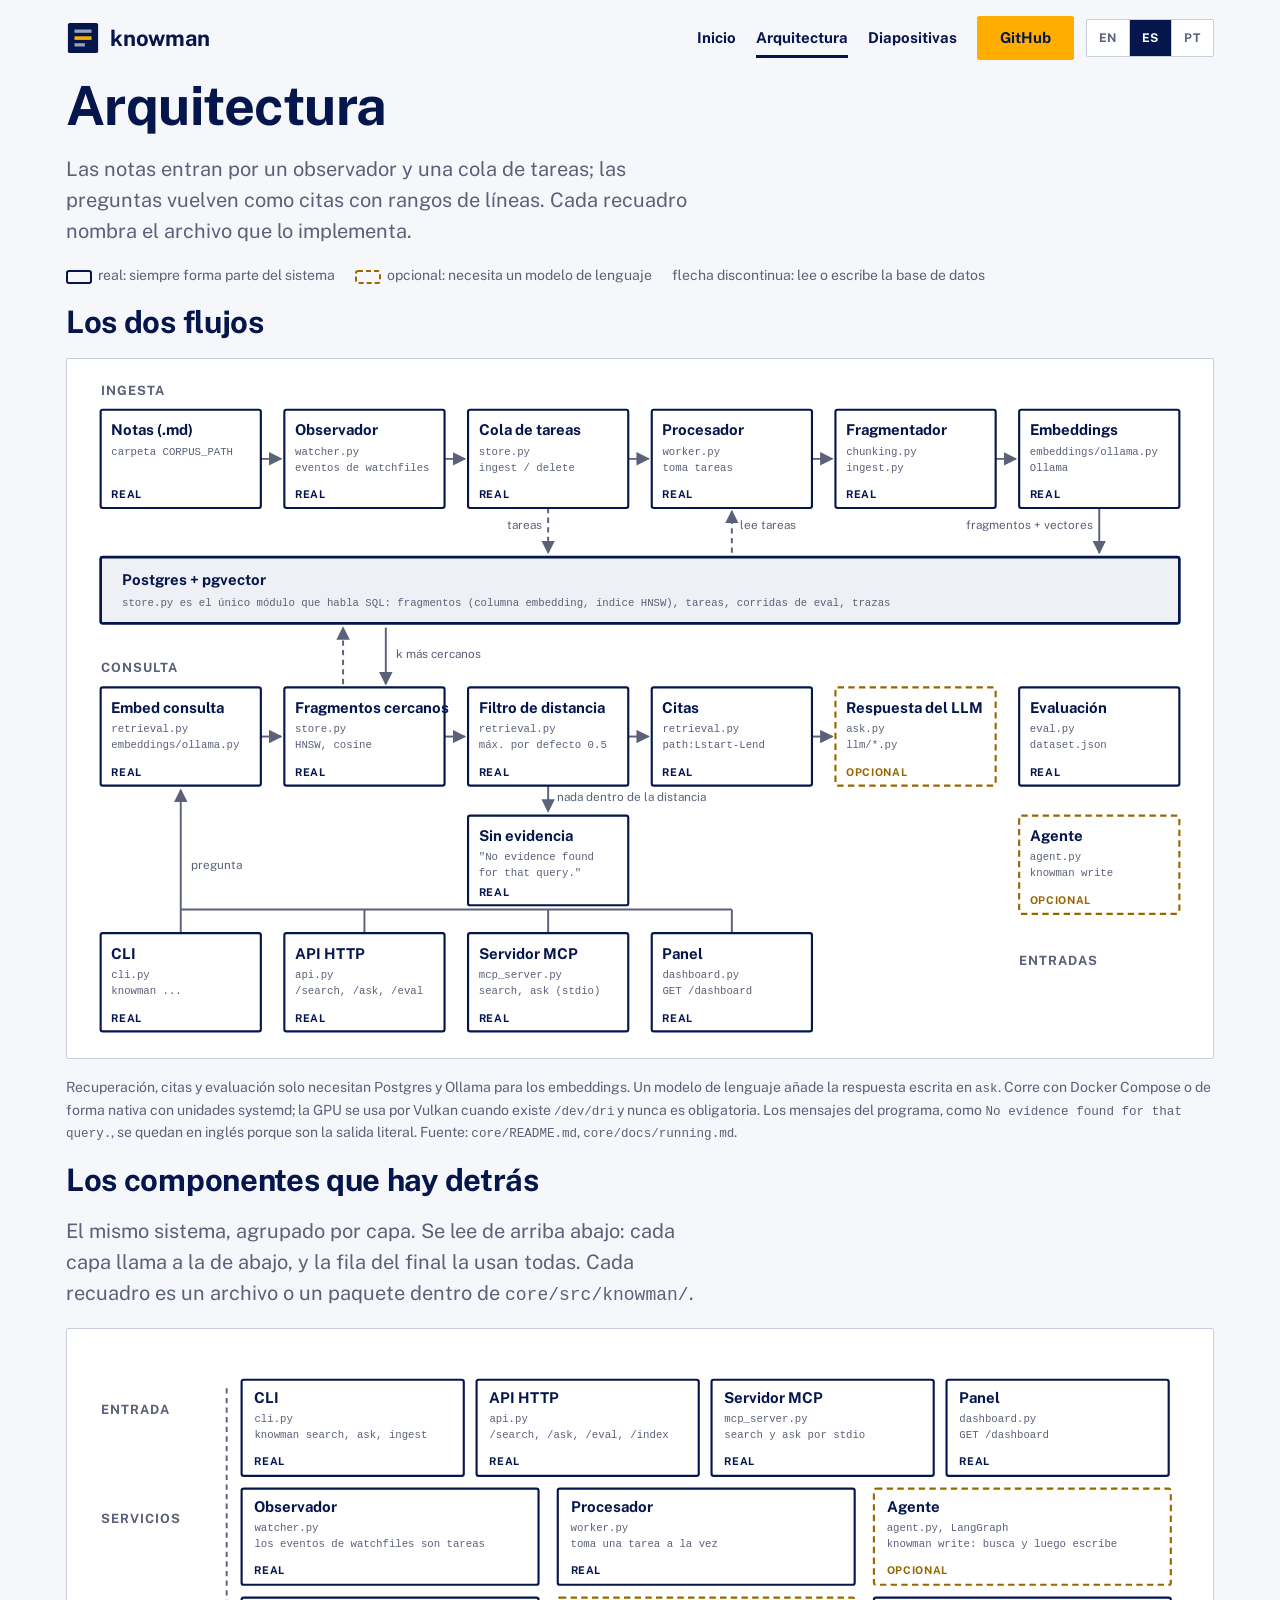
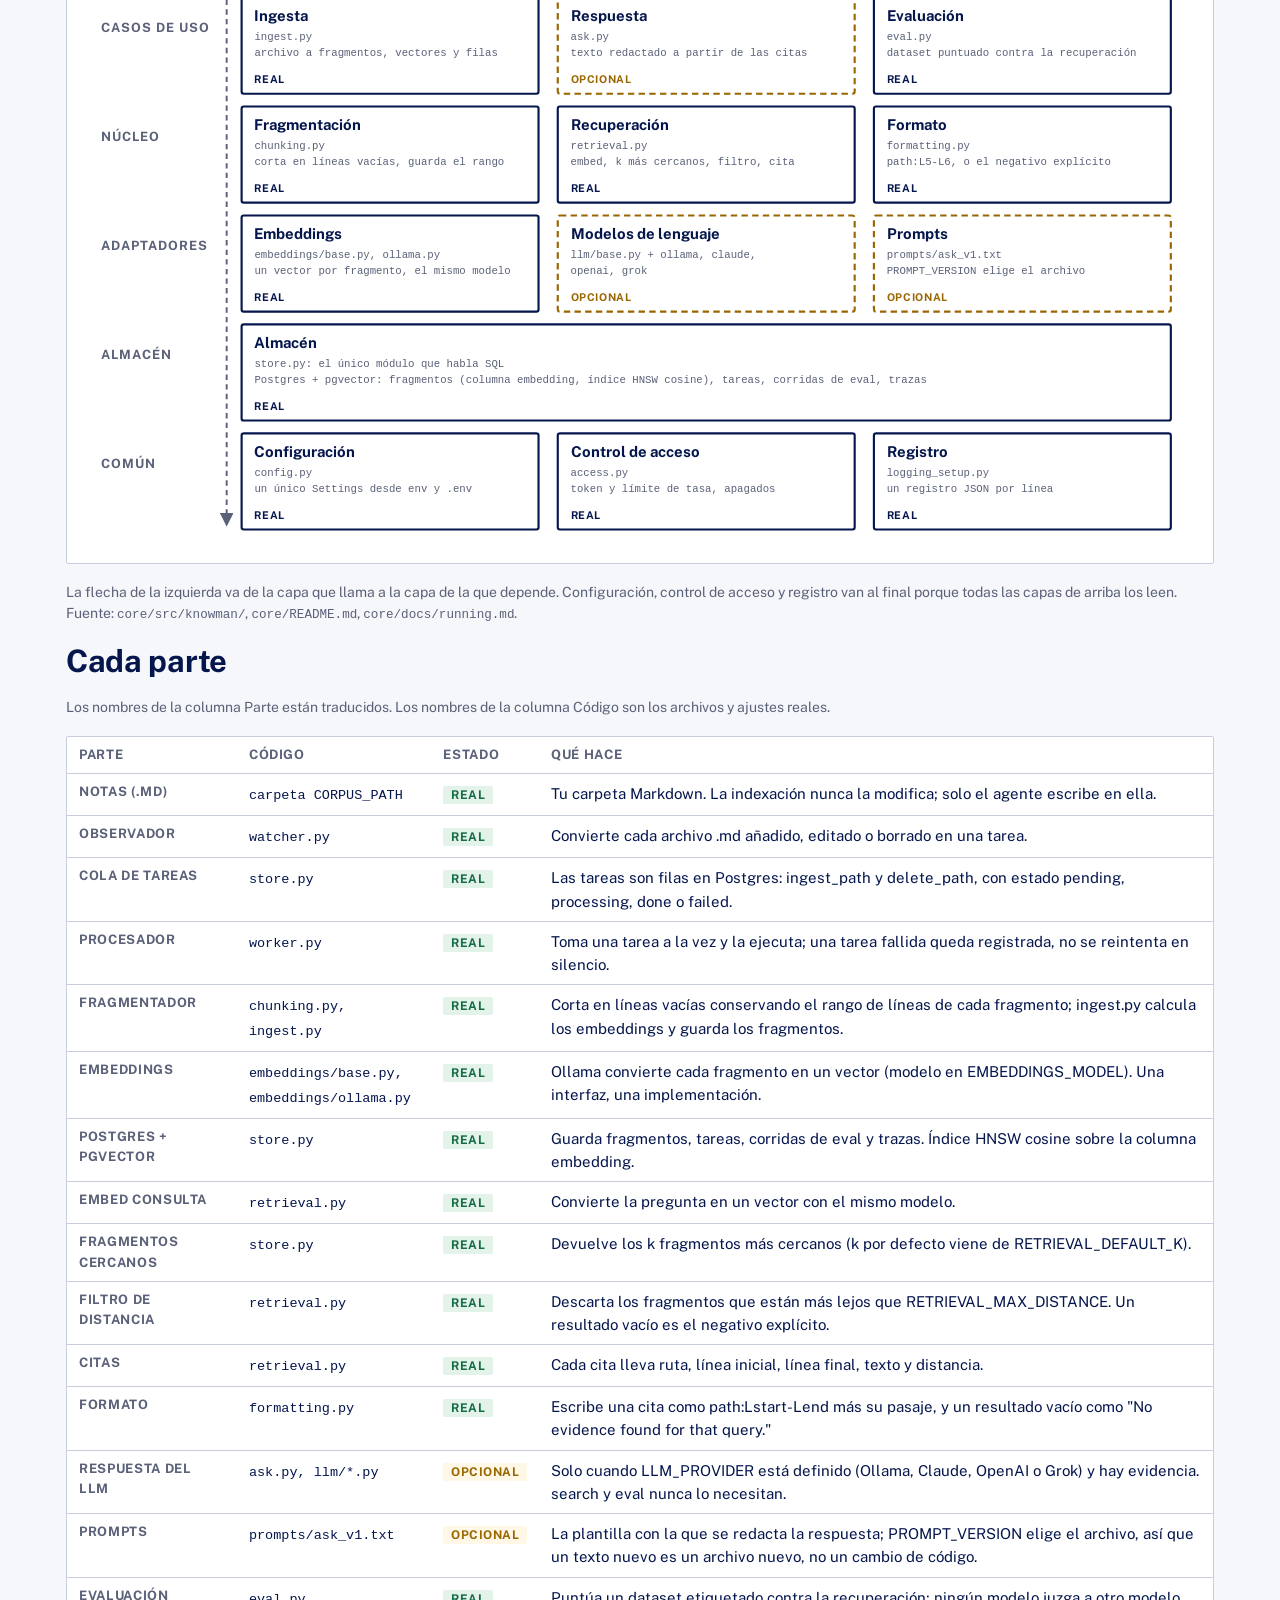
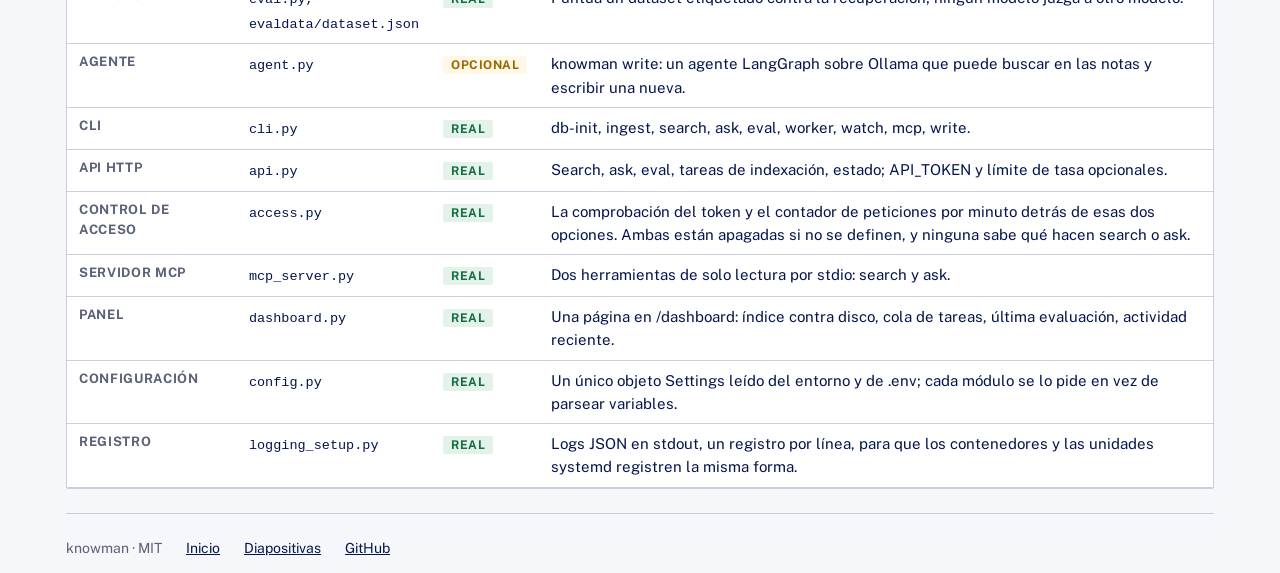
<file: site/es/diagrams/architecture.html>
<!doctype html>
<html lang="es">
<head>
<meta charset="utf-8">
<meta name="viewport" content="width=device-width, initial-scale=1">
<title>Arquitectura · knowman</title>
<meta name="description" content="Cómo está construido knowman: el flujo de ingesta, el flujo de consulta, los módulos que hay detrás y qué partes son opcionales.">
<meta name="color-scheme" content="light dark">
<link rel="icon" href="../../favicon.svg" type="image/svg+xml">
<link rel="stylesheet" href="../../style.css">
<link rel="stylesheet" href="../../diagrams/diagram.css">
<link rel="stylesheet" href="../../branding/theme-knowman.css">
<link rel="alternate" hreflang="en" href="https://rdorta27.github.io/knowman-site/diagrams/architecture.html">
<link rel="alternate" hreflang="es" href="https://rdorta27.github.io/knowman-site/es/diagrams/architecture.html">
<link rel="alternate" hreflang="pt-BR" href="https://rdorta27.github.io/knowman-site/pt-br/diagrams/architecture.html">
<link rel="alternate" hreflang="x-default" href="https://rdorta27.github.io/knowman-site/diagrams/architecture.html">
<script src="../../lang.js"></script>
</head>
<body>
<a class="skip" href="#main">Saltar al contenido</a>
<div class="wrap">
  <header class="top">
    <a class="logo" href="../index.html"><img src="../../favicon.svg" width="34" height="34" alt="">knowman</a>
    <nav aria-label="Principal"><a href="../index.html">Inicio</a><a href="architecture.html" aria-current="page">Arquitectura</a><a href="../slides/deck.html">Diapositivas</a><a class="cta" href="https://github.com/rdorta27/knowman">GitHub</a></nav>
    <nav class="langs" aria-label="Idioma"><a href="../../diagrams/architecture.html" hreflang="en" lang="en">EN</a><a href="architecture.html" hreflang="es" lang="es" aria-current="true">ES</a><a href="../../pt-br/diagrams/architecture.html" hreflang="pt-BR" lang="pt-BR">PT</a></nav>
  </header>
  <main id="main">
    <h1>Arquitectura</h1>
    <p class="lead">Las notas entran por un observador y una cola de tareas; las preguntas vuelven como citas con rangos de líneas. Cada recuadro nombra el archivo que lo implementa.</p>
    <div class="legend" aria-label="Leyenda">
      <span><svg width="26" height="14" aria-hidden="true"><rect x="1" y="1" width="24" height="12" rx="2" fill="none" stroke="var(--brand)" stroke-width="2"/></svg>real: siempre forma parte del sistema</span>
      <span><svg width="26" height="14" aria-hidden="true"><rect x="1" y="1" width="24" height="12" rx="2" fill="none" stroke="var(--accent)" stroke-width="2" stroke-dasharray="5 3"/></svg>opcional: necesita un modelo de lenguaje</span>
      <span>flecha discontinua: lee o escribe la base de datos</span>
    </div>

    <p class="note narrow-hint">En una pantalla estrecha, lee la <a href="#parts">tabla de cada parte</a> en lugar de los dibujos.</p>

    <h2 id="flows">Los dos flujos</h2>
    <div class="scroller" tabindex="0" aria-label="Dibujo de la arquitectura, se desplaza en horizontal en pantallas angostas">
<svg xmlns="http://www.w3.org/2000/svg" class="arch" viewBox="0 0 1058 640" role="img" aria-labelledby="at ad"><title id="at">arquitectura de knowman, los flujos de ingesta y consulta</title><desc id="ad">Flujo de ingesta: notas, observador, cola de tareas, procesador, fragmentador, embeddings, Postgres. Flujo de consulta: embed de la consulta, fragmentos más cercanos, filtro de distancia, citas, respuesta opcional del LLM. Puntos de entrada: CLI, API HTTP, servidor MCP, panel. El segundo dibujo agrupa los módulos por capa; la tabla de abajo lista cada parte.</desc>
<defs><marker id="ar" viewBox="0 0 10 10" refX="9" refY="5" markerWidth="7" markerHeight="7" orient="auto-start-reverse"><path d="M0 0 10 5 0 10z"/></marker></defs>
<text class="lane" x="24" y="26">INGESTA</text><text class="lane" x="24" y="286">CONSULTA</text><text class="lane" x="884" y="560">ENTRADAS</text>
<g class="db"><rect class="box" x="24" y="178" width="1010" height="62" rx="2"/><text class="t" x="44" y="204">Postgres + pgvector</text><text class="p" x="44" y="224">store.py es el único módulo que habla SQL: fragmentos (columna embedding, índice HNSW), tareas, corridas de eval, trazas</text></g>
<path class="edge" d="M174 86 H193" marker-end="url(#ar)"/>
<path class="edge" d="M346 86 H365" marker-end="url(#ar)"/>
<path class="edge" d="M518 86 H537" marker-end="url(#ar)"/>
<path class="edge" d="M690 86 H709" marker-end="url(#ar)"/>
<path class="edge" d="M862 86 H881" marker-end="url(#ar)"/>
<path class="edge" d="M959 132 V174" marker-end="url(#ar)"/>
<path class="edge dash" d="M443 132 V174" marker-end="url(#ar)"/>
<path class="edge dash" d="M615 174 V135" marker-end="url(#ar)"/>
<text class="elabel" x="437" y="152" text-anchor="end">tareas</text><text class="elabel" x="623" y="152">lee tareas</text><text class="elabel" x="953" y="152" text-anchor="end">fragmentos + vectores</text>
<path class="edge" d="M174 346 H193" marker-end="url(#ar)"/>
<path class="edge" d="M346 346 H365" marker-end="url(#ar)"/>
<path class="edge" d="M518 346 H537" marker-end="url(#ar)"/>
<path class="edge dash" d="M251 297 V244" marker-end="url(#ar)"/>
<path class="edge" d="M291 244 V297" marker-end="url(#ar)"/>
<text class="elabel" x="301" y="272">k más cercanos</text>
<path class="edge" d="M443 392 V416" marker-end="url(#ar)"/>
<text class="elabel" x="451" y="406">nada dentro de la distancia</text>
<path class="edge" d="M690 346 H709" marker-end="url(#ar)"/>
<path class="edge" d="M99 530 V396" marker-end="url(#ar)"/>
<path class="edge" d="M99 508 H615"/>
<path class="edge" d="M271 530 V508"/>
<path class="edge" d="M443 530 V508"/>
<path class="edge" d="M615 530 V508"/>
<text class="elabel" x="109" y="470">pregunta</text>
<g class="node real" id="n-notes"><rect class="box" x="24" y="40" width="150" height="92" rx="2"/><text class="t" x="34" y="64">Notas (.md)</text><text class="p" x="34" y="82">carpeta CORPUS_PATH</text><text class="s" x="34" y="123">REAL</text></g>
<g class="node real" id="n-watcher"><rect class="box" x="196" y="40" width="150" height="92" rx="2"/><text class="t" x="206" y="64">Observador</text><text class="p" x="206" y="82">watcher.py</text><text class="p" x="206" y="97">eventos de watchfiles</text><text class="s" x="206" y="123">REAL</text></g>
<g class="node real" id="n-queue"><rect class="box" x="368" y="40" width="150" height="92" rx="2"/><text class="t" x="378" y="64">Cola de tareas</text><text class="p" x="378" y="82">store.py</text><text class="p" x="378" y="97">ingest / delete</text><text class="s" x="378" y="123">REAL</text></g>
<g class="node real" id="n-worker"><rect class="box" x="540" y="40" width="150" height="92" rx="2"/><text class="t" x="550" y="64">Procesador</text><text class="p" x="550" y="82">worker.py</text><text class="p" x="550" y="97">toma tareas</text><text class="s" x="550" y="123">REAL</text></g>
<g class="node real" id="n-chunker"><rect class="box" x="712" y="40" width="150" height="92" rx="2"/><text class="t" x="722" y="64">Fragmentador</text><text class="p" x="722" y="82">chunking.py</text><text class="p" x="722" y="97">ingest.py</text><text class="s" x="722" y="123">REAL</text></g>
<g class="node real" id="n-embed"><rect class="box" x="884" y="40" width="150" height="92" rx="2"/><text class="t" x="894" y="64">Embeddings</text><text class="p" x="894" y="82">embeddings/ollama.py</text><text class="p" x="894" y="97">Ollama</text><text class="s" x="894" y="123">REAL</text></g>
<g class="node real" id="n-qembed"><rect class="box" x="24" y="300" width="150" height="92" rx="2"/><text class="t" x="34" y="324">Embed consulta</text><text class="p" x="34" y="342">retrieval.py</text><text class="p" x="34" y="357">embeddings/ollama.py</text><text class="s" x="34" y="383">REAL</text></g>
<g class="node real" id="n-nearest"><rect class="box" x="196" y="300" width="150" height="92" rx="2"/><text class="t" x="206" y="324">Fragmentos cercanos</text><text class="p" x="206" y="342">store.py</text><text class="p" x="206" y="357">HNSW, cosine</text><text class="s" x="206" y="383">REAL</text></g>
<g class="node real" id="n-filter"><rect class="box" x="368" y="300" width="150" height="92" rx="2"/><text class="t" x="378" y="324">Filtro de distancia</text><text class="p" x="378" y="342">retrieval.py</text><text class="p" x="378" y="357">máx. por defecto 0.5</text><text class="s" x="378" y="383">REAL</text></g>
<g class="node real" id="n-cites"><rect class="box" x="540" y="300" width="150" height="92" rx="2"/><text class="t" x="550" y="324">Citas</text><text class="p" x="550" y="342">retrieval.py</text><text class="p" x="550" y="357">path:Lstart-Lend</text><text class="s" x="550" y="383">REAL</text></g>
<g class="node opt" id="n-llm"><rect class="box" x="712" y="300" width="150" height="92" rx="2"/><text class="t" x="722" y="324">Respuesta del LLM</text><text class="p" x="722" y="342">ask.py</text><text class="p" x="722" y="357">llm/*.py</text><text class="s" x="722" y="383">OPCIONAL</text></g>
<g class="node real" id="n-eval"><rect class="box" x="884" y="300" width="150" height="92" rx="2"/><text class="t" x="894" y="324">Evaluación</text><text class="p" x="894" y="342">eval.py</text><text class="p" x="894" y="357">dataset.json</text><text class="s" x="894" y="383">REAL</text></g>
<g class="node real" id="n-none"><rect class="box" x="368" y="420" width="150" height="84" rx="2"/><text class="t" x="378" y="444">Sin evidencia</text><text class="p" x="378" y="462">&quot;No evidence found</text><text class="p" x="378" y="477">for that query.&quot;</text><text class="s" x="378" y="495">REAL</text></g>
<g class="node opt" id="n-agent"><rect class="box" x="884" y="420" width="150" height="92" rx="2"/><text class="t" x="894" y="444">Agente</text><text class="p" x="894" y="462">agent.py</text><text class="p" x="894" y="477">knowman write</text><text class="s" x="894" y="503">OPCIONAL</text></g>
<g class="node real" id="n-cli"><rect class="box" x="24" y="530" width="150" height="92" rx="2"/><text class="t" x="34" y="554">CLI</text><text class="p" x="34" y="572">cli.py</text><text class="p" x="34" y="587">knowman ...</text><text class="s" x="34" y="613">REAL</text></g>
<g class="node real" id="n-api"><rect class="box" x="196" y="530" width="150" height="92" rx="2"/><text class="t" x="206" y="554">API HTTP</text><text class="p" x="206" y="572">api.py</text><text class="p" x="206" y="587">/search, /ask, /eval</text><text class="s" x="206" y="613">REAL</text></g>
<g class="node real" id="n-mcp"><rect class="box" x="368" y="530" width="150" height="92" rx="2"/><text class="t" x="378" y="554">Servidor MCP</text><text class="p" x="378" y="572">mcp_server.py</text><text class="p" x="378" y="587">search, ask (stdio)</text><text class="s" x="378" y="613">REAL</text></g>
<g class="node real" id="n-dash"><rect class="box" x="540" y="530" width="150" height="92" rx="2"/><text class="t" x="550" y="554">Panel</text><text class="p" x="550" y="572">dashboard.py</text><text class="p" x="550" y="587">GET /dashboard</text><text class="s" x="550" y="613">REAL</text></g>
</svg>
    </div>
    <p class="note">Recuperación, citas y evaluación solo necesitan Postgres y Ollama para los embeddings. Un modelo de lenguaje añade la respuesta escrita en <code>ask</code>. Corre con Docker Compose o de forma nativa con unidades systemd; la GPU se usa por Vulkan cuando existe <code>/dev/dri</code> y nunca es obligatoria. Los mensajes del programa, como <code>No evidence found for that query.</code>, se quedan en inglés porque son la salida literal. Fuente: <code>core/README.md</code>, <code>core/docs/running.md</code>.</p>

    <h2 id="components">Los componentes que hay detrás</h2>
    <p class="lead">El mismo sistema, agrupado por capa. Se lee de arriba abajo: cada capa llama a la de abajo, y la fila del final la usan todas. Cada recuadro es un archivo o un paquete dentro de <code>core/src/knowman/</code>.</p>
    <div class="scroller" tabindex="0" aria-label="Mapa de componentes, se desplaza en horizontal en pantallas angostas">
<svg xmlns="http://www.w3.org/2000/svg" class="arch" viewBox="0 0 1058 766" role="img" aria-labelledby="ct cd"><title id="ct">componentes de knowman por capa</title><desc id="cd">Puntos de entrada: CLI, API HTTP, servidor MCP, panel. Servicios: observador, procesador, agente opcional. Casos de uso: ingesta, respuesta, evaluación. Núcleo: fragmentación, recuperación, formato. Adaptadores: embeddings, proveedores de modelos de lenguaje, prompts. Almacenamiento: módulo store sobre Postgres con pgvector. Común: configuración, control de acceso, registro. Las flechas van de una capa a la capa de la que depende.</desc>
<defs><marker id="ar2" viewBox="0 0 10 10" refX="9" refY="5" markerWidth="7" markerHeight="7" orient="auto-start-reverse"><path d="M0 0 10 5 0 10z"/></marker></defs>
<path class="edge dash" d="M142 48 V738" marker-end="url(#ar2)"/>
<text class="lane" x="24" y="72">ENTRADA</text>
<text class="lane" x="24" y="174">SERVICIOS</text>
<text class="lane" x="24" y="276">CASOS DE USO</text>
<text class="lane" x="24" y="378">NÚCLEO</text>
<text class="lane" x="24" y="480">ADAPTADORES</text>
<text class="lane" x="24" y="582">ALMACÉN</text>
<text class="lane" x="24" y="684">COMÚN</text>

<g class="node real"><rect class="box" x="156" y="40" width="208" height="90" rx="2"/><text class="t" x="168" y="62">CLI</text><text class="p" x="168" y="80">cli.py</text><text class="p" x="168" y="95">knowman search, ask, ingest</text><text class="s" x="168" y="120">REAL</text></g>
<g class="node real"><rect class="box" x="376" y="40" width="208" height="90" rx="2"/><text class="t" x="388" y="62">API HTTP</text><text class="p" x="388" y="80">api.py</text><text class="p" x="388" y="95">/search, /ask, /eval, /index</text><text class="s" x="388" y="120">REAL</text></g>
<g class="node real"><rect class="box" x="596" y="40" width="208" height="90" rx="2"/><text class="t" x="608" y="62">Servidor MCP</text><text class="p" x="608" y="80">mcp_server.py</text><text class="p" x="608" y="95">search y ask por stdio</text><text class="s" x="608" y="120">REAL</text></g>
<g class="node real"><rect class="box" x="816" y="40" width="208" height="90" rx="2"/><text class="t" x="828" y="62">Panel</text><text class="p" x="828" y="80">dashboard.py</text><text class="p" x="828" y="95">GET /dashboard</text><text class="s" x="828" y="120">REAL</text></g>

<g class="node real"><rect class="box" x="156" y="142" width="278" height="90" rx="2"/><text class="t" x="168" y="164">Observador</text><text class="p" x="168" y="182">watcher.py</text><text class="p" x="168" y="197">los eventos de watchfiles son tareas</text><text class="s" x="168" y="222">REAL</text></g>
<g class="node real"><rect class="box" x="452" y="142" width="278" height="90" rx="2"/><text class="t" x="464" y="164">Procesador</text><text class="p" x="464" y="182">worker.py</text><text class="p" x="464" y="197">toma una tarea a la vez</text><text class="s" x="464" y="222">REAL</text></g>
<g class="node opt"><rect class="box" x="748" y="142" width="278" height="90" rx="2"/><text class="t" x="760" y="164">Agente</text><text class="p" x="760" y="182">agent.py, LangGraph</text><text class="p" x="760" y="197">knowman write: busca y luego escribe</text><text class="s" x="760" y="222">OPCIONAL</text></g>

<g class="node real"><rect class="box" x="156" y="244" width="278" height="90" rx="2"/><text class="t" x="168" y="266">Ingesta</text><text class="p" x="168" y="284">ingest.py</text><text class="p" x="168" y="299">archivo a fragmentos, vectores y filas</text><text class="s" x="168" y="324">REAL</text></g>
<g class="node opt"><rect class="box" x="452" y="244" width="278" height="90" rx="2"/><text class="t" x="464" y="266">Respuesta</text><text class="p" x="464" y="284">ask.py</text><text class="p" x="464" y="299">texto redactado a partir de las citas</text><text class="s" x="464" y="324">OPCIONAL</text></g>
<g class="node real"><rect class="box" x="748" y="244" width="278" height="90" rx="2"/><text class="t" x="760" y="266">Evaluación</text><text class="p" x="760" y="284">eval.py</text><text class="p" x="760" y="299">dataset puntuado contra la recuperación</text><text class="s" x="760" y="324">REAL</text></g>

<g class="node real"><rect class="box" x="156" y="346" width="278" height="90" rx="2"/><text class="t" x="168" y="368">Fragmentación</text><text class="p" x="168" y="386">chunking.py</text><text class="p" x="168" y="401">corta en líneas vacías, guarda el rango</text><text class="s" x="168" y="426">REAL</text></g>
<g class="node real"><rect class="box" x="452" y="346" width="278" height="90" rx="2"/><text class="t" x="464" y="368">Recuperación</text><text class="p" x="464" y="386">retrieval.py</text><text class="p" x="464" y="401">embed, k más cercanos, filtro, cita</text><text class="s" x="464" y="426">REAL</text></g>
<g class="node real"><rect class="box" x="748" y="346" width="278" height="90" rx="2"/><text class="t" x="760" y="368">Formato</text><text class="p" x="760" y="386">formatting.py</text><text class="p" x="760" y="401">path:L5-L6, o el negativo explícito</text><text class="s" x="760" y="426">REAL</text></g>

<g class="node real"><rect class="box" x="156" y="448" width="278" height="90" rx="2"/><text class="t" x="168" y="470">Embeddings</text><text class="p" x="168" y="488">embeddings/base.py, ollama.py</text><text class="p" x="168" y="503">un vector por fragmento, el mismo modelo</text><text class="s" x="168" y="528">REAL</text></g>
<g class="node opt"><rect class="box" x="452" y="448" width="278" height="90" rx="2"/><text class="t" x="464" y="470">Modelos de lenguaje</text><text class="p" x="464" y="488">llm/base.py + ollama, claude,</text><text class="p" x="464" y="503">openai, grok</text><text class="s" x="464" y="528">OPCIONAL</text></g>
<g class="node opt"><rect class="box" x="748" y="448" width="278" height="90" rx="2"/><text class="t" x="760" y="470">Prompts</text><text class="p" x="760" y="488">prompts/ask_v1.txt</text><text class="p" x="760" y="503">PROMPT_VERSION elige el archivo</text><text class="s" x="760" y="528">OPCIONAL</text></g>

<g class="node real"><rect class="box" x="156" y="550" width="870" height="90" rx="2"/><text class="t" x="168" y="572">Almacén</text><text class="p" x="168" y="590">store.py: el único módulo que habla SQL</text><text class="p" x="168" y="605">Postgres + pgvector: fragmentos (columna embedding, índice HNSW cosine), tareas, corridas de eval, trazas</text><text class="s" x="168" y="630">REAL</text></g>

<g class="node real"><rect class="box" x="156" y="652" width="278" height="90" rx="2"/><text class="t" x="168" y="674">Configuración</text><text class="p" x="168" y="692">config.py</text><text class="p" x="168" y="707">un único Settings desde env y .env</text><text class="s" x="168" y="732">REAL</text></g>
<g class="node real"><rect class="box" x="452" y="652" width="278" height="90" rx="2"/><text class="t" x="464" y="674">Control de acceso</text><text class="p" x="464" y="692">access.py</text><text class="p" x="464" y="707">token y límite de tasa, apagados</text><text class="s" x="464" y="732">REAL</text></g>
<g class="node real"><rect class="box" x="748" y="652" width="278" height="90" rx="2"/><text class="t" x="760" y="674">Registro</text><text class="p" x="760" y="692">logging_setup.py</text><text class="p" x="760" y="707">un registro JSON por línea</text><text class="s" x="760" y="732">REAL</text></g>
</svg>
    </div>
    <p class="note">La flecha de la izquierda va de la capa que llama a la capa de la que depende. Configuración, control de acceso y registro van al final porque todas las capas de arriba los leen. Fuente: <code>core/src/knowman/</code>, <code>core/README.md</code>, <code>core/docs/running.md</code>.</p>

    <h2 id="parts">Cada parte</h2>
    <p class="note">Los nombres de la columna Parte están traducidos. Los nombres de la columna Código son los archivos y ajustes reales.</p>
    <div class="table-wrap"><table>
      <thead><tr><th scope="col">Parte</th><th scope="col">Código</th><th scope="col">Estado</th><th scope="col">Qué hace</th></tr></thead>
      <tbody>
<tr><th scope="row">Notas (.md)</th><td><code>carpeta CORPUS_PATH</code></td><td><span class="tag">real</span></td><td>Tu carpeta Markdown. La indexación nunca la modifica; solo el agente escribe en ella.</td></tr>
<tr><th scope="row">Observador</th><td><code>watcher.py</code></td><td><span class="tag">real</span></td><td>Convierte cada archivo .md añadido, editado o borrado en una tarea.</td></tr>
<tr><th scope="row">Cola de tareas</th><td><code>store.py</code></td><td><span class="tag">real</span></td><td>Las tareas son filas en Postgres: ingest_path y delete_path, con estado pending, processing, done o failed.</td></tr>
<tr><th scope="row">Procesador</th><td><code>worker.py</code></td><td><span class="tag">real</span></td><td>Toma una tarea a la vez y la ejecuta; una tarea fallida queda registrada, no se reintenta en silencio.</td></tr>
<tr><th scope="row">Fragmentador</th><td><code>chunking.py, ingest.py</code></td><td><span class="tag">real</span></td><td>Corta en líneas vacías conservando el rango de líneas de cada fragmento; ingest.py calcula los embeddings y guarda los fragmentos.</td></tr>
<tr><th scope="row">Embeddings</th><td><code>embeddings/base.py, embeddings/ollama.py</code></td><td><span class="tag">real</span></td><td>Ollama convierte cada fragmento en un vector (modelo en EMBEDDINGS_MODEL). Una interfaz, una implementación.</td></tr>
<tr><th scope="row">Postgres + pgvector</th><td><code>store.py</code></td><td><span class="tag">real</span></td><td>Guarda fragmentos, tareas, corridas de eval y trazas. Índice HNSW cosine sobre la columna embedding.</td></tr>
<tr><th scope="row">Embed consulta</th><td><code>retrieval.py</code></td><td><span class="tag">real</span></td><td>Convierte la pregunta en un vector con el mismo modelo.</td></tr>
<tr><th scope="row">Fragmentos cercanos</th><td><code>store.py</code></td><td><span class="tag">real</span></td><td>Devuelve los k fragmentos más cercanos (k por defecto viene de RETRIEVAL_DEFAULT_K).</td></tr>
<tr><th scope="row">Filtro de distancia</th><td><code>retrieval.py</code></td><td><span class="tag">real</span></td><td>Descarta los fragmentos que están más lejos que RETRIEVAL_MAX_DISTANCE. Un resultado vacío es el negativo explícito.</td></tr>
<tr><th scope="row">Citas</th><td><code>retrieval.py</code></td><td><span class="tag">real</span></td><td>Cada cita lleva ruta, línea inicial, línea final, texto y distancia.</td></tr>
<tr><th scope="row">Formato</th><td><code>formatting.py</code></td><td><span class="tag">real</span></td><td>Escribe una cita como path:Lstart-Lend más su pasaje, y un resultado vacío como &quot;No evidence found for that query.&quot;</td></tr>
<tr><th scope="row">Respuesta del LLM</th><td><code>ask.py, llm/*.py</code></td><td><span class="tag opt">opcional</span></td><td>Solo cuando LLM_PROVIDER está definido (Ollama, Claude, OpenAI o Grok) y hay evidencia. search y eval nunca lo necesitan.</td></tr>
<tr><th scope="row">Prompts</th><td><code>prompts/ask_v1.txt</code></td><td><span class="tag opt">opcional</span></td><td>La plantilla con la que se redacta la respuesta; PROMPT_VERSION elige el archivo, así que un texto nuevo es un archivo nuevo, no un cambio de código.</td></tr>
<tr><th scope="row">Evaluación</th><td><code>eval.py, evaldata/dataset.json</code></td><td><span class="tag">real</span></td><td>Puntúa un dataset etiquetado contra la recuperación; ningún modelo juzga a otro modelo.</td></tr>
<tr><th scope="row">Agente</th><td><code>agent.py</code></td><td><span class="tag opt">opcional</span></td><td>knowman write: un agente LangGraph sobre Ollama que puede buscar en las notas y escribir una nueva.</td></tr>
<tr><th scope="row">CLI</th><td><code>cli.py</code></td><td><span class="tag">real</span></td><td>db-init, ingest, search, ask, eval, worker, watch, mcp, write.</td></tr>
<tr><th scope="row">API HTTP</th><td><code>api.py</code></td><td><span class="tag">real</span></td><td>Search, ask, eval, tareas de indexación, estado; API_TOKEN y límite de tasa opcionales.</td></tr>
<tr><th scope="row">Control de acceso</th><td><code>access.py</code></td><td><span class="tag">real</span></td><td>La comprobación del token y el contador de peticiones por minuto detrás de esas dos opciones. Ambas están apagadas si no se definen, y ninguna sabe qué hacen search o ask.</td></tr>
<tr><th scope="row">Servidor MCP</th><td><code>mcp_server.py</code></td><td><span class="tag">real</span></td><td>Dos herramientas de solo lectura por stdio: search y ask.</td></tr>
<tr><th scope="row">Panel</th><td><code>dashboard.py</code></td><td><span class="tag">real</span></td><td>Una página en /dashboard: índice contra disco, cola de tareas, última evaluación, actividad reciente.</td></tr>
<tr><th scope="row">Configuración</th><td><code>config.py</code></td><td><span class="tag">real</span></td><td>Un único objeto Settings leído del entorno y de .env; cada módulo se lo pide en vez de parsear variables.</td></tr>
<tr><th scope="row">Registro</th><td><code>logging_setup.py</code></td><td><span class="tag">real</span></td><td>Logs JSON en stdout, un registro por línea, para que los contenedores y las unidades systemd registren la misma forma.</td></tr>
      </tbody>
    </table></div>
  </main>
  <footer><span>knowman · MIT</span><a href="../index.html">Inicio</a><a href="../slides/deck.html">Diapositivas</a><a href="https://github.com/rdorta27/knowman">GitHub</a></footer>
</div>
</body>
</html>
</file>
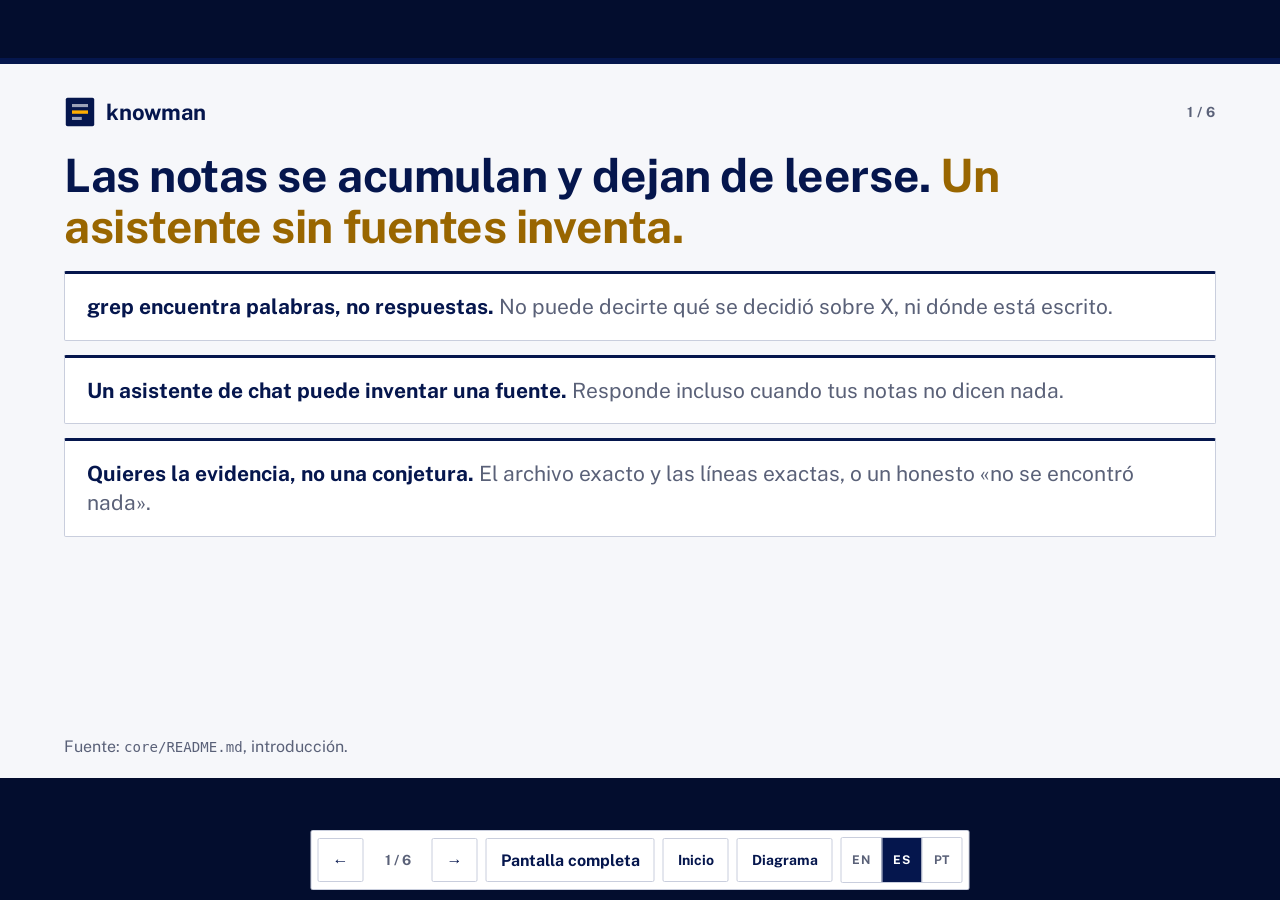
<file: site/es/slides/deck.html>
<!doctype html>
<html lang="es">
<head>
<meta charset="utf-8">
<meta name="viewport" content="width=device-width, initial-scale=1">
<title>Diapositivas · knowman</title>
<meta name="description" content="Seis diapositivas: el problema, qué hace knowman, cómo funciona, cómo se mide, cómo se instala y sus límites.">
<meta name="color-scheme" content="light dark">
<link rel="icon" href="../../favicon.svg" type="image/svg+xml">
<link rel="stylesheet" href="../../slides/deck.css">
<link rel="stylesheet" href="../../branding/theme-knowman.css">
<link rel="alternate" hreflang="en" href="https://rdorta27.github.io/knowman-site/slides/deck.html">
<link rel="alternate" hreflang="es" href="https://rdorta27.github.io/knowman-site/es/slides/deck.html">
<link rel="alternate" hreflang="pt-BR" href="https://rdorta27.github.io/knowman-site/pt-br/slides/deck.html">
<link rel="alternate" hreflang="x-default" href="https://rdorta27.github.io/knowman-site/slides/deck.html">
<script src="../../lang.js"></script>
</head>
<body>
<main class="deck">

<section class="slide" id="s1" aria-label="El problema">
<div class="bar"><img src="../../favicon.svg" alt=""><span>knowman</span><span class="meta">1 / 6</span></div>
<h1>Las notas se acumulan y dejan de leerse. <span>Un asistente sin fuentes inventa.</span></h1>
<div class="cols">
  <div class="col">
    <div class="card"><p><b>grep encuentra palabras, no respuestas.</b> No puede decirte qué se decidió sobre X, ni dónde está escrito.</p></div>
    <div class="card"><p><b>Un asistente de chat puede inventar una fuente.</b> Responde incluso cuando tus notas no dicen nada.</p></div>
    <div class="card"><p><b>Quieres la evidencia, no una conjetura.</b> El archivo exacto y las líneas exactas, o un honesto &laquo;no se encontró nada&raquo;.</p></div>
  </div>
</div>
<p class="foot">Fuente: <code>core/README.md</code>, introducción.</p>
</section>

<section class="slide" id="s2" aria-label="Qué hace">
<div class="bar"><img src="../../favicon.svg" alt=""><span>knowman</span><span class="meta">2 / 6</span></div>
<h1>Pregunta a tus notas Markdown. <span>Obtén el pasaje, con sus líneas.</span></h1>
<div class="cols">
  <div class="col">
    <h2>Una pregunta que las notas cubren</h2>
    <!-- source: core/README.md "What it looks like"; the passage is core/corpus/dummy/architecture-notes.md lines 5-6 -->
    <pre><span class="dim">$ knowman search "why Postgres"</span>
decision-log.md:L5-L5
  We chose Postgres with the pgvector extension for the vector store.
<span class="hl">architecture-notes.md:L5-L6</span>
  The store module is the only part of the codebase that speaks SQL.
  Every other module calls its functions instead of touching Postgres directly.</pre>
  </div>
  <div class="col">
    <h2>Una pregunta que no</h2>
    <!-- source: core/README.md "What it looks like" -->
    <pre><span class="dim">$ knowman search "capital of mongolia"</span>
No evidence found for that query.</pre>
    <div class="card"><p>Con un modelo de lenguaje configurado, <code>ask</code> redacta prosa a partir de esos mismos pasajes y los lista como fuentes. Sin uno, igual obtienes las citas.</p></div>
  </div>
</div>
<p class="foot">Corre en tu máquina: Postgres con pgvector, Ollama para los embeddings, sin clave de API.</p>
</section>

<section class="slide" id="s3" aria-label="Cómo funciona">
<div class="bar"><img src="../../favicon.svg" alt=""><span>knowman</span><span class="meta">3 / 6</span></div>
<h1>Un observador alimenta una cola. <span>Una pregunta se empareja por distancia.</span></h1>
<div class="cols" style="flex-direction:column;gap:12px;padding-bottom:10px">
  <p class="lane">Ingesta</p>
  <div class="flow">
    <div class="node"><b>Notas</b><span>archivos .md</span></div><div class="arrow">&rarr;</div>
    <div class="node"><b>Observador</b><span>watcher.py</span></div><div class="arrow">&rarr;</div>
    <div class="node"><b>Cola de tareas</b><span>store.py</span></div><div class="arrow">&rarr;</div>
    <div class="node"><b>Procesador</b><span>worker.py</span></div><div class="arrow">&rarr;</div>
    <div class="node"><b>Fragmentador</b><span>chunking.py</span></div><div class="arrow">&rarr;</div>
    <div class="node"><b>Postgres</b><span>pgvector, HNSW</span></div>
  </div>
  <p class="lane">Consulta</p>
  <div class="flow">
    <div class="node"><b>Embed de la consulta</b><span>retrieval.py</span></div><div class="arrow">&rarr;</div>
    <div class="node"><b>Fragmentos más cercanos</b><span>store.py</span></div><div class="arrow">&rarr;</div>
    <div class="node"><b>Filtro de distancia</b><span>retrieval.py</span></div><div class="arrow">&rarr;</div>
    <div class="node"><b>Citas</b><span>path:Lstart-Lend</span></div><div class="arrow">&rarr;</div>
    <div class="node opt"><b>Respuesta del LLM</b><span>ask.py, llm/</span><em>OPCIONAL</em></div>
  </div>
  <p class="card" style="font-size:22px;color:var(--mu);padding:20px 24px;margin-top:8px">Cada fragmento conserva el rango de líneas del que salió; eso es lo que hace exacta una cita. Si nada está dentro del umbral de distancia, el resultado es el negativo explícito y nunca se llama al modelo de lenguaje.</p>
</div>
<p class="foot">Diagrama completo: <code>architecture.html</code> &middot; Fuente: <code>core/README.md</code>, sección How it works.</p>
</section>

<section class="slide" id="s4" aria-label="Cómo se mide">
<div class="bar"><img src="../../favicon.svg" alt=""><span>knowman</span><span class="meta">4 / 6</span></div>
<h1>La recuperación se mide. <span>Ningún modelo juzga a otro modelo.</span></h1>
<div class="cols">
  <div class="col">
    <div class="card">
      <!-- source: core/README.md "What it looks like" (output of `knowman eval`: groundedness: 100.00% (25/25)); 25 = entries in core/src/knowman/evaldata/dataset.json, counted with python: 21 expect a citation, 4 expect none -->
      <span class="big">100% <small>(25/25)</small></span>
      <p>groundedness sobre un dataset etiquetado de 25 preguntas.</p>
    </div>
    <pre><span class="dim">$ knowman eval</span>
groundedness: 100.00% (25/25), delta: +0.00%</pre>
  </div>
  <div class="col">
    <div class="card"><p><b>Una tasa de acierto.</b> Una pregunta pasa cuando el archivo citado es el esperado, o cuando no se devuelve evidencia para una pregunta que no tiene.</p></div>
    <div class="card"><p><b>Cada corrida se guarda.</b> La siguiente reporta el cambio desde la última, así que una regresión aparece como una caída.</p></div>
    <div class="card"><p><b>Ya encontró un bug.</b> Un encabezado suelto se volvió su propio fragmento y coincidía con preguntas sin relación; la evaluación lo detectó.</p></div>
  </div>
</div>
<p class="foot">Fuentes: <code>core/README.md</code>, <code>core/src/knowman/evaldata/dataset.json</code>, <code>core/CHANGELOG.md</code>. El corpus de muestra es pequeño; esto es un chequeo de regresión, no un benchmark.</p>
</section>

<section class="slide" id="s5" aria-label="Cómo se instala">
<div class="bar"><img src="../../favicon.svg" alt=""><span>knowman</span><span class="meta">5 / 6</span></div>
<h1>Un script. <span>Comprueba y no instala nada con privilegios elevados.</span></h1>
<div class="cols">
  <div class="col">
    <h2>Con Docker</h2>
    <!-- source: core/README.md "Getting started" (clone URL corrected to the real remote) -->
    <pre>git clone https://github.com/rdorta27/knowman
cd knowman
./install.sh
docker compose exec api \
  knowman search "why Postgres"</pre>
    <div class="card"><p>Necesita Docker y el plugin de Compose; sin Python en el host.</p></div>
  </div>
  <div class="col">
    <h2>Sin Docker (Arch)</h2>
    <pre>./install.sh --mode native</pre>
    <div class="card"><p>Usa Postgres, pgvector y Ollama en el host. El script imprime los comandos exactos de <code>pacman</code> y <code>systemctl</code> de lo que falta y se detiene; ejecútalos y vuelve a correrlo.</p></div>
    <div class="card"><p>Ambos modos usan los mismos puertos, atados a <code>127.0.0.1</code>.</p></div>
  </div>
</div>
<p class="foot">Fuente: <code>core/README.md</code>, <code>core/docs/running.md</code>. El instalador indexa las notas de muestra y confirma que una búsqueda real devuelve una cita real.</p>
</section>

<section class="slide" id="s6" aria-label="Límites y siguiente paso">
<div class="bar"><img src="../../favicon.svg" alt=""><span>knowman</span><span class="meta">6 / 6</span></div>
<h1>Lo que no es, <span>y lo que viene.</span></h1>
<div class="cols">
  <div class="col">
    <h2>Límites</h2>
    <ul>
      <!-- source for this list: core/README.md (Not this, Configuration, Security, Roadmap) and core/CHANGELOG.md -->
      <li><b>Solo Markdown.</b> No es un editor de notas ni un wiki; lee una carpeta que ya es tuya.</li>
      <li><b>Los embeddings necesitan Ollama.</b> Cambiar el modelo de embeddings obliga a reindexar todo.</li>
      <li><b>Los modelos locales pequeños dudan.</b> La respuesta es tan buena como el modelo que configures.</li>
      <li><b>Abierto por defecto.</b> El token de la API y el límite de tasa son opcionales; actívalos antes de exponerlo más allá de localhost.</li>
    </ul>
  </div>
  <div class="col">
    <h2>Siguiente</h2>
    <div class="card"><p>Una URL de demo pública en infraestructura cloud gratuita, con recuperación y citas funcionando sin ninguna clave de pago.</p><span class="src">core/README.md, Roadmap</span></div>
    <div class="card"><p><b>Pruébalo:</b> <code>github.com/rdorta27/knowman</code></p></div>
  </div>
</div>
</section>

</main>
<div class="hud" role="group" aria-label="Controles de diapositivas">
  <button id="prev" type="button" aria-label="Diapositiva anterior">&larr;</button>
  <span id="pos" aria-live="polite">1 / 6</span>
  <button id="next" type="button" aria-label="Diapositiva siguiente">&rarr;</button>
  <button id="full" type="button" aria-label="Pantalla completa (f)">Pantalla completa</button>
  <a href="../index.html">Inicio</a>
  <a href="../diagrams/architecture.html">Diagrama</a>
  <span class="langs" role="group" aria-label="Idioma">
    <a href="../../slides/deck.html" hreflang="en" lang="en">EN</a>
    <a href="deck.html" hreflang="es" lang="es" aria-current="true">ES</a>
    <a href="../../pt-br/slides/deck.html" hreflang="pt-BR" lang="pt-BR">PT</a>
  </span>
</div>
<script src="../../slides/deck.js"></script>
</body>
</html>
</file>
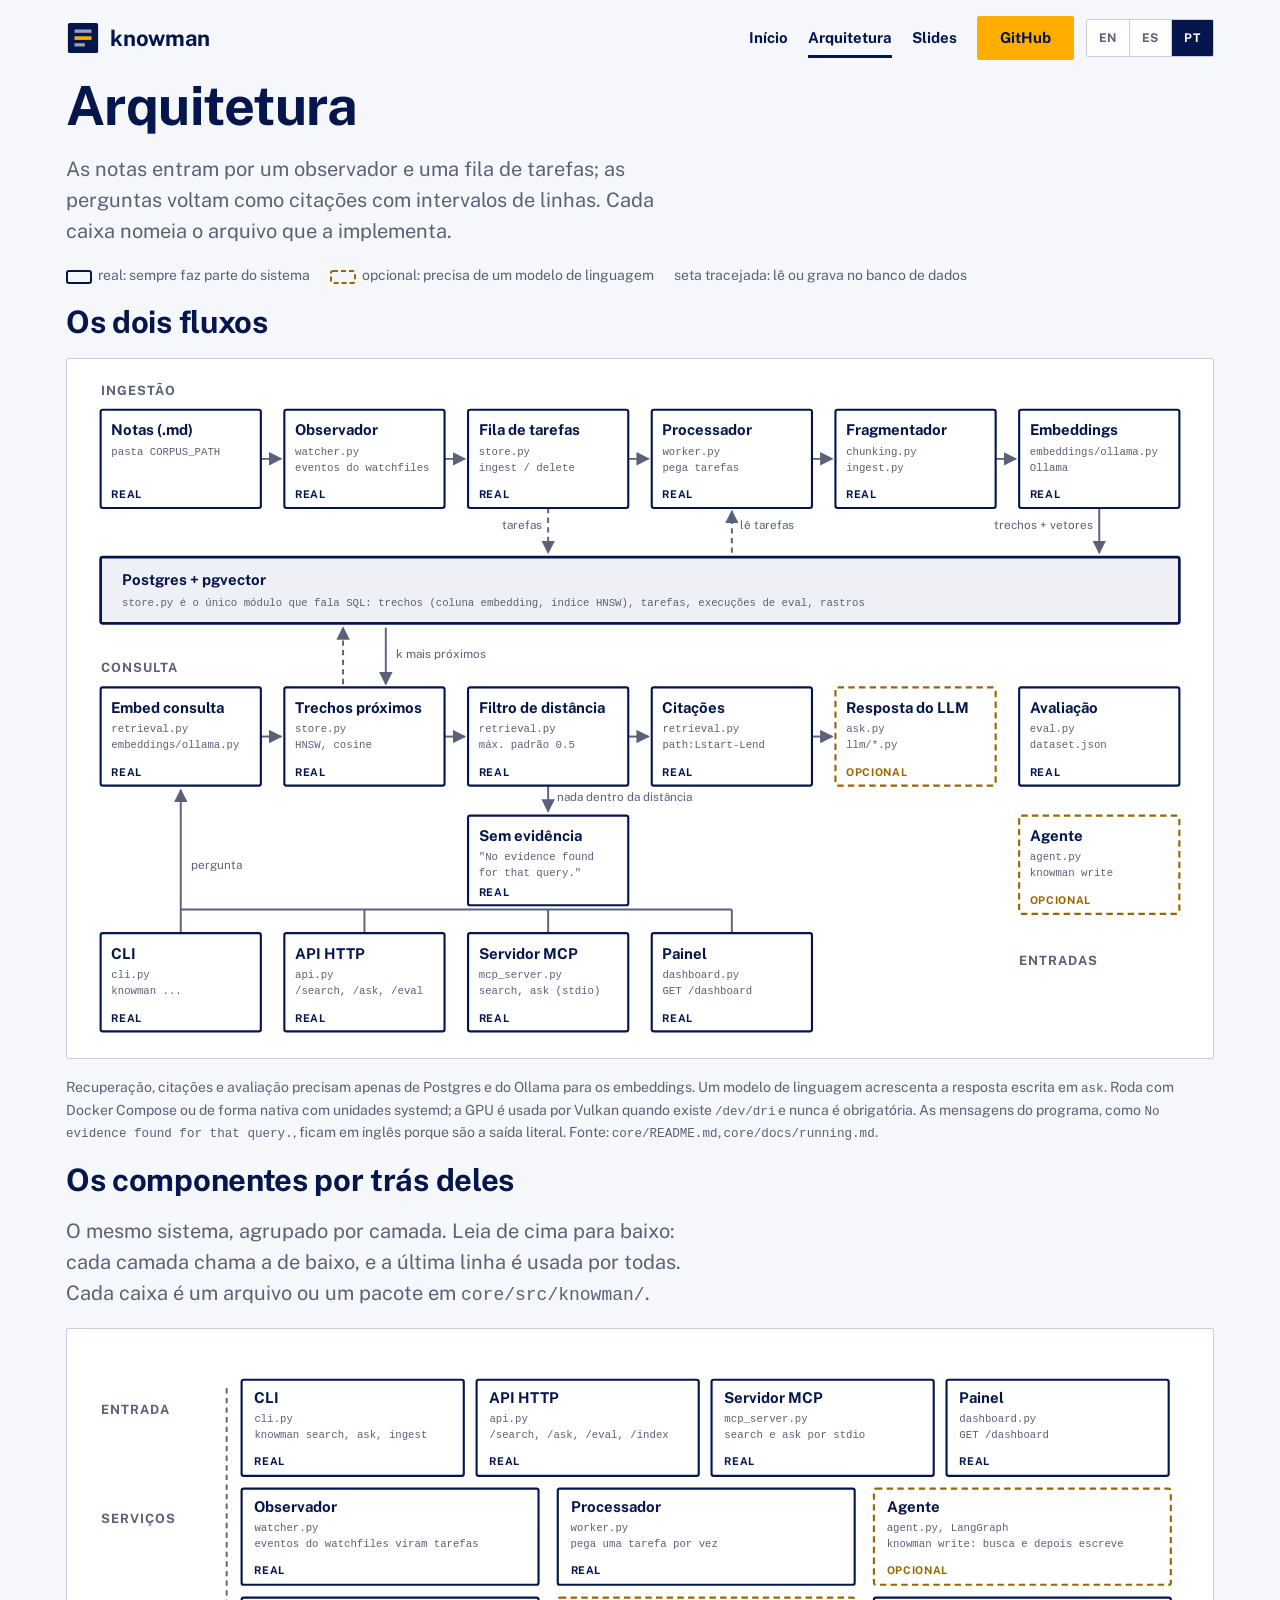
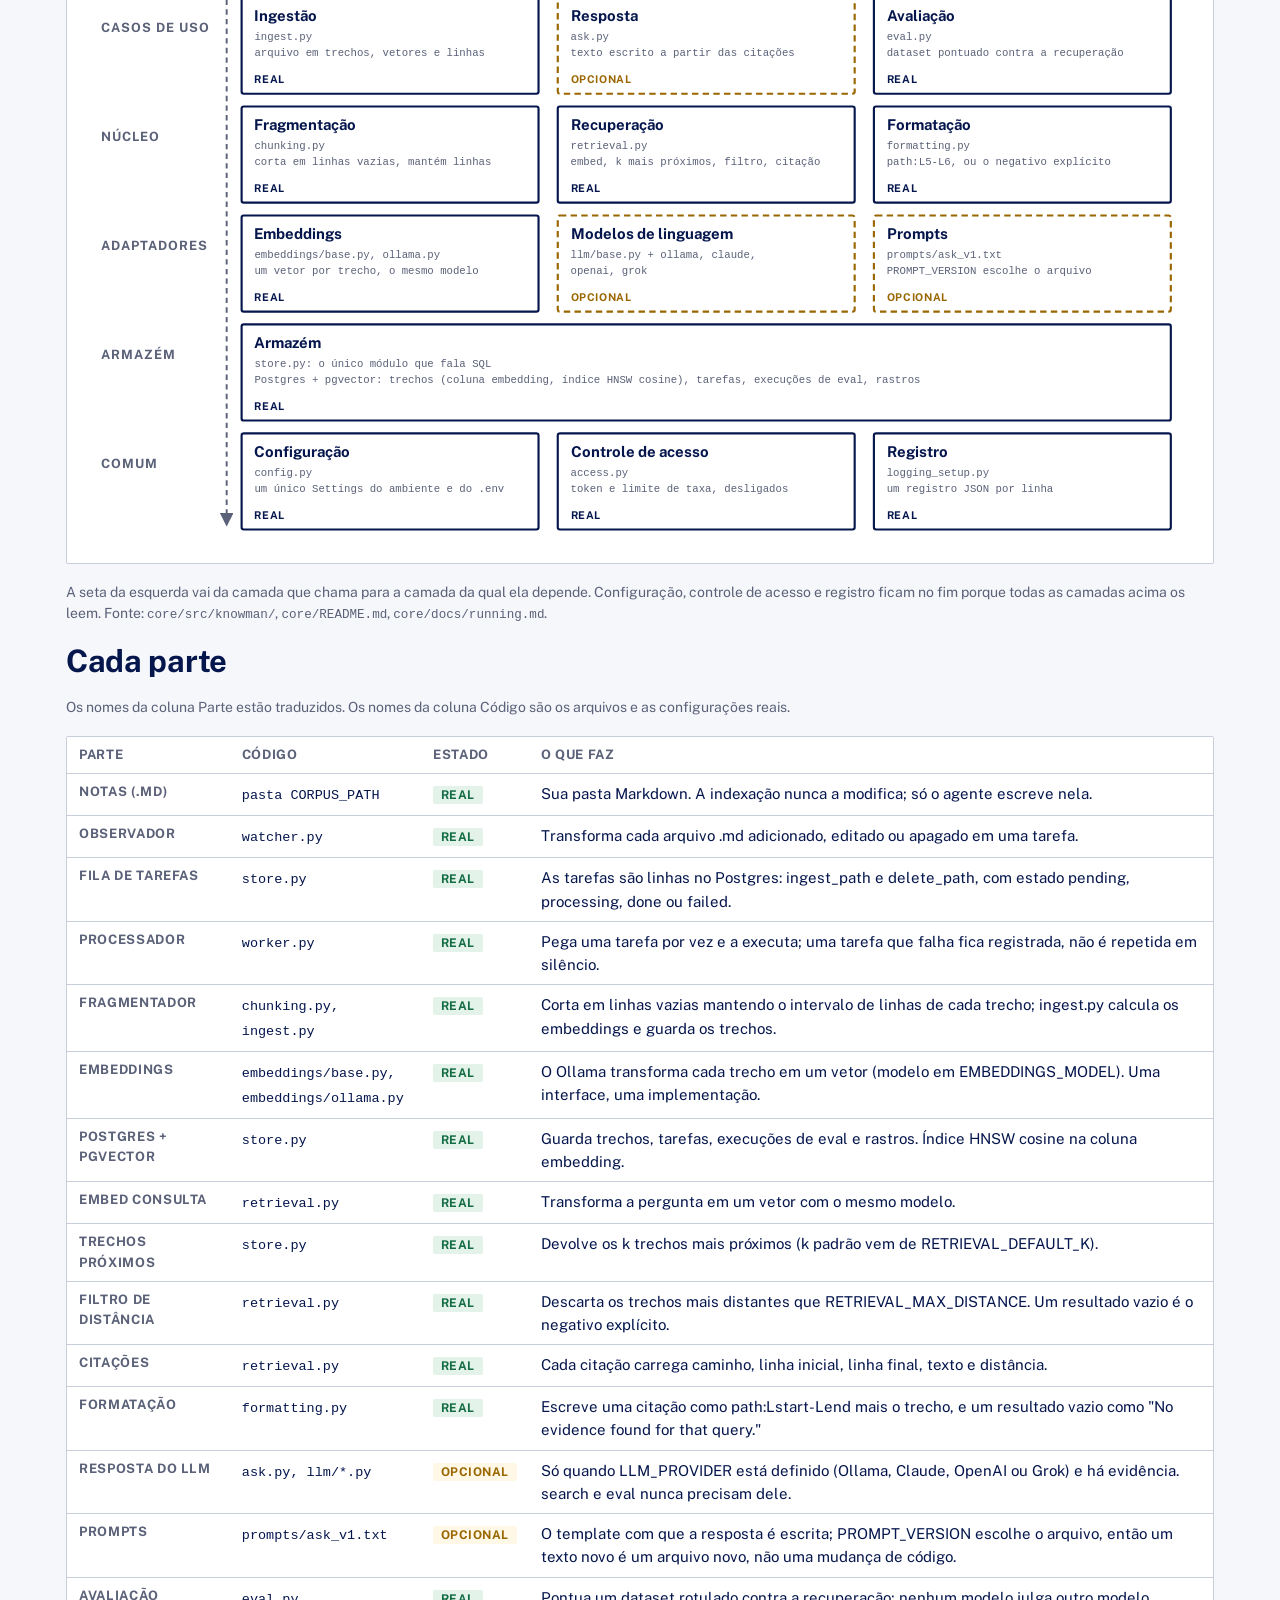
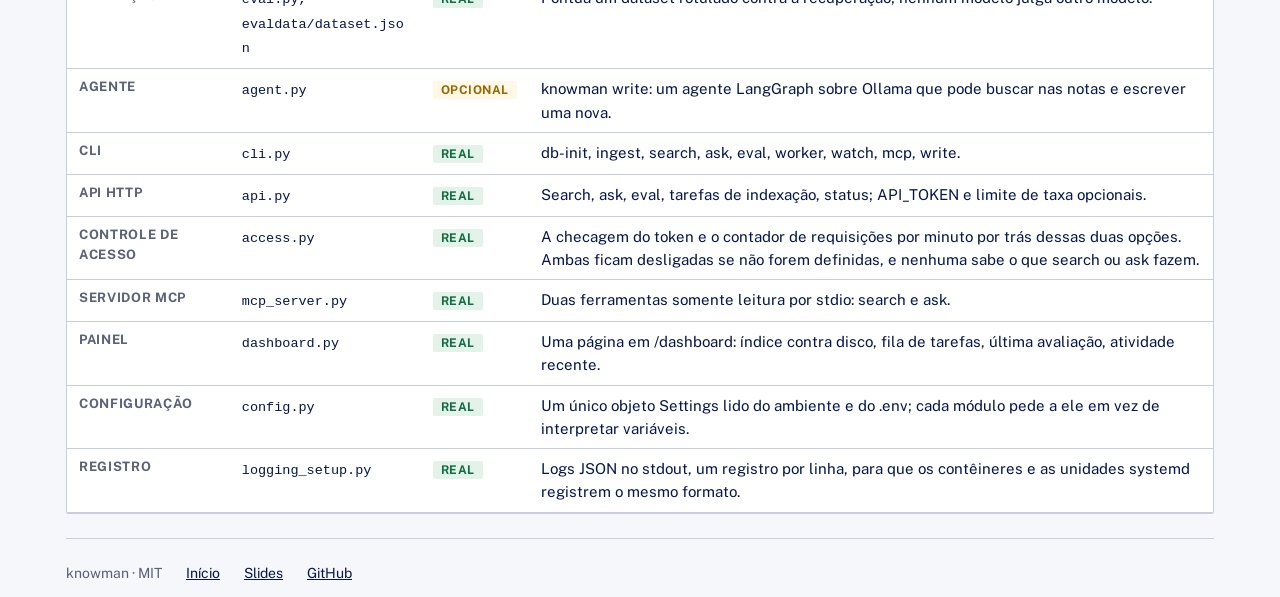
<file: site/pt-br/diagrams/architecture.html>
<!doctype html>
<html lang="pt-BR">
<head>
<meta charset="utf-8">
<meta name="viewport" content="width=device-width, initial-scale=1">
<title>Arquitetura · knowman</title>
<meta name="description" content="Como o knowman é construído: o fluxo de ingestão, o fluxo de consulta, os módulos por trás deles e quais partes são opcionais.">
<meta name="color-scheme" content="light dark">
<link rel="icon" href="../../favicon.svg" type="image/svg+xml">
<link rel="stylesheet" href="../../style.css">
<link rel="stylesheet" href="../../diagrams/diagram.css">
<link rel="stylesheet" href="../../branding/theme-knowman.css">
<link rel="alternate" hreflang="en" href="https://rdorta27.github.io/knowman-site/diagrams/architecture.html">
<link rel="alternate" hreflang="es" href="https://rdorta27.github.io/knowman-site/es/diagrams/architecture.html">
<link rel="alternate" hreflang="pt-BR" href="https://rdorta27.github.io/knowman-site/pt-br/diagrams/architecture.html">
<link rel="alternate" hreflang="x-default" href="https://rdorta27.github.io/knowman-site/diagrams/architecture.html">
<script src="../../lang.js"></script>
</head>
<body>
<a class="skip" href="#main">Ir para o conteúdo</a>
<div class="wrap">
  <header class="top">
    <a class="logo" href="../index.html"><img src="../../favicon.svg" width="34" height="34" alt="">knowman</a>
    <nav aria-label="Principal"><a href="../index.html">Início</a><a href="architecture.html" aria-current="page">Arquitetura</a><a href="../slides/deck.html">Slides</a><a class="cta" href="https://github.com/rdorta27/knowman">GitHub</a></nav>
    <nav class="langs" aria-label="Idioma"><a href="../../diagrams/architecture.html" hreflang="en" lang="en">EN</a><a href="../../es/diagrams/architecture.html" hreflang="es" lang="es">ES</a><a href="architecture.html" hreflang="pt-BR" lang="pt-BR" aria-current="true">PT</a></nav>
  </header>
  <main id="main">
    <h1>Arquitetura</h1>
    <p class="lead">As notas entram por um observador e uma fila de tarefas; as perguntas voltam como citações com intervalos de linhas. Cada caixa nomeia o arquivo que a implementa.</p>
    <div class="legend" aria-label="Legenda">
      <span><svg width="26" height="14" aria-hidden="true"><rect x="1" y="1" width="24" height="12" rx="2" fill="none" stroke="var(--brand)" stroke-width="2"/></svg>real: sempre faz parte do sistema</span>
      <span><svg width="26" height="14" aria-hidden="true"><rect x="1" y="1" width="24" height="12" rx="2" fill="none" stroke="var(--accent)" stroke-width="2" stroke-dasharray="5 3"/></svg>opcional: precisa de um modelo de linguagem</span>
      <span>seta tracejada: lê ou grava no banco de dados</span>
    </div>

    <p class="note narrow-hint">Em uma tela estreita, leia a <a href="#parts">tabela de cada parte</a> em vez dos desenhos.</p>

    <h2 id="flows">Os dois fluxos</h2>
    <div class="scroller" tabindex="0" aria-label="Desenho da arquitetura, rola para o lado em telas estreitas">
<svg xmlns="http://www.w3.org/2000/svg" class="arch" viewBox="0 0 1058 640" role="img" aria-labelledby="at ad"><title id="at">arquitetura do knowman, os fluxos de ingestão e consulta</title><desc id="ad">Fluxo de ingestão: notas, observador, fila de tarefas, processador, fragmentador, embeddings, Postgres. Fluxo de consulta: embed da consulta, trechos mais próximos, filtro de distância, citações, resposta opcional do LLM. Pontos de entrada: CLI, API HTTP, servidor MCP, painel. O segundo desenho agrupa os módulos por camada; a tabela abaixo lista cada parte.</desc>
<defs><marker id="ar" viewBox="0 0 10 10" refX="9" refY="5" markerWidth="7" markerHeight="7" orient="auto-start-reverse"><path d="M0 0 10 5 0 10z"/></marker></defs>
<text class="lane" x="24" y="26">INGESTÃO</text><text class="lane" x="24" y="286">CONSULTA</text><text class="lane" x="884" y="560">ENTRADAS</text>
<g class="db"><rect class="box" x="24" y="178" width="1010" height="62" rx="2"/><text class="t" x="44" y="204">Postgres + pgvector</text><text class="p" x="44" y="224">store.py é o único módulo que fala SQL: trechos (coluna embedding, índice HNSW), tarefas, execuções de eval, rastros</text></g>
<path class="edge" d="M174 86 H193" marker-end="url(#ar)"/>
<path class="edge" d="M346 86 H365" marker-end="url(#ar)"/>
<path class="edge" d="M518 86 H537" marker-end="url(#ar)"/>
<path class="edge" d="M690 86 H709" marker-end="url(#ar)"/>
<path class="edge" d="M862 86 H881" marker-end="url(#ar)"/>
<path class="edge" d="M959 132 V174" marker-end="url(#ar)"/>
<path class="edge dash" d="M443 132 V174" marker-end="url(#ar)"/>
<path class="edge dash" d="M615 174 V135" marker-end="url(#ar)"/>
<text class="elabel" x="437" y="152" text-anchor="end">tarefas</text><text class="elabel" x="623" y="152">lê tarefas</text><text class="elabel" x="953" y="152" text-anchor="end">trechos + vetores</text>
<path class="edge" d="M174 346 H193" marker-end="url(#ar)"/>
<path class="edge" d="M346 346 H365" marker-end="url(#ar)"/>
<path class="edge" d="M518 346 H537" marker-end="url(#ar)"/>
<path class="edge dash" d="M251 297 V244" marker-end="url(#ar)"/>
<path class="edge" d="M291 244 V297" marker-end="url(#ar)"/>
<text class="elabel" x="301" y="272">k mais próximos</text>
<path class="edge" d="M443 392 V416" marker-end="url(#ar)"/>
<text class="elabel" x="451" y="406">nada dentro da distância</text>
<path class="edge" d="M690 346 H709" marker-end="url(#ar)"/>
<path class="edge" d="M99 530 V396" marker-end="url(#ar)"/>
<path class="edge" d="M99 508 H615"/>
<path class="edge" d="M271 530 V508"/>
<path class="edge" d="M443 530 V508"/>
<path class="edge" d="M615 530 V508"/>
<text class="elabel" x="109" y="470">pergunta</text>
<g class="node real" id="n-notes"><rect class="box" x="24" y="40" width="150" height="92" rx="2"/><text class="t" x="34" y="64">Notas (.md)</text><text class="p" x="34" y="82">pasta CORPUS_PATH</text><text class="s" x="34" y="123">REAL</text></g>
<g class="node real" id="n-watcher"><rect class="box" x="196" y="40" width="150" height="92" rx="2"/><text class="t" x="206" y="64">Observador</text><text class="p" x="206" y="82">watcher.py</text><text class="p" x="206" y="97">eventos do watchfiles</text><text class="s" x="206" y="123">REAL</text></g>
<g class="node real" id="n-queue"><rect class="box" x="368" y="40" width="150" height="92" rx="2"/><text class="t" x="378" y="64">Fila de tarefas</text><text class="p" x="378" y="82">store.py</text><text class="p" x="378" y="97">ingest / delete</text><text class="s" x="378" y="123">REAL</text></g>
<g class="node real" id="n-worker"><rect class="box" x="540" y="40" width="150" height="92" rx="2"/><text class="t" x="550" y="64">Processador</text><text class="p" x="550" y="82">worker.py</text><text class="p" x="550" y="97">pega tarefas</text><text class="s" x="550" y="123">REAL</text></g>
<g class="node real" id="n-chunker"><rect class="box" x="712" y="40" width="150" height="92" rx="2"/><text class="t" x="722" y="64">Fragmentador</text><text class="p" x="722" y="82">chunking.py</text><text class="p" x="722" y="97">ingest.py</text><text class="s" x="722" y="123">REAL</text></g>
<g class="node real" id="n-embed"><rect class="box" x="884" y="40" width="150" height="92" rx="2"/><text class="t" x="894" y="64">Embeddings</text><text class="p" x="894" y="82">embeddings/ollama.py</text><text class="p" x="894" y="97">Ollama</text><text class="s" x="894" y="123">REAL</text></g>
<g class="node real" id="n-qembed"><rect class="box" x="24" y="300" width="150" height="92" rx="2"/><text class="t" x="34" y="324">Embed consulta</text><text class="p" x="34" y="342">retrieval.py</text><text class="p" x="34" y="357">embeddings/ollama.py</text><text class="s" x="34" y="383">REAL</text></g>
<g class="node real" id="n-nearest"><rect class="box" x="196" y="300" width="150" height="92" rx="2"/><text class="t" x="206" y="324">Trechos próximos</text><text class="p" x="206" y="342">store.py</text><text class="p" x="206" y="357">HNSW, cosine</text><text class="s" x="206" y="383">REAL</text></g>
<g class="node real" id="n-filter"><rect class="box" x="368" y="300" width="150" height="92" rx="2"/><text class="t" x="378" y="324">Filtro de distância</text><text class="p" x="378" y="342">retrieval.py</text><text class="p" x="378" y="357">máx. padrão 0.5</text><text class="s" x="378" y="383">REAL</text></g>
<g class="node real" id="n-cites"><rect class="box" x="540" y="300" width="150" height="92" rx="2"/><text class="t" x="550" y="324">Citações</text><text class="p" x="550" y="342">retrieval.py</text><text class="p" x="550" y="357">path:Lstart-Lend</text><text class="s" x="550" y="383">REAL</text></g>
<g class="node opt" id="n-llm"><rect class="box" x="712" y="300" width="150" height="92" rx="2"/><text class="t" x="722" y="324">Resposta do LLM</text><text class="p" x="722" y="342">ask.py</text><text class="p" x="722" y="357">llm/*.py</text><text class="s" x="722" y="383">OPCIONAL</text></g>
<g class="node real" id="n-eval"><rect class="box" x="884" y="300" width="150" height="92" rx="2"/><text class="t" x="894" y="324">Avaliação</text><text class="p" x="894" y="342">eval.py</text><text class="p" x="894" y="357">dataset.json</text><text class="s" x="894" y="383">REAL</text></g>
<g class="node real" id="n-none"><rect class="box" x="368" y="420" width="150" height="84" rx="2"/><text class="t" x="378" y="444">Sem evidência</text><text class="p" x="378" y="462">&quot;No evidence found</text><text class="p" x="378" y="477">for that query.&quot;</text><text class="s" x="378" y="495">REAL</text></g>
<g class="node opt" id="n-agent"><rect class="box" x="884" y="420" width="150" height="92" rx="2"/><text class="t" x="894" y="444">Agente</text><text class="p" x="894" y="462">agent.py</text><text class="p" x="894" y="477">knowman write</text><text class="s" x="894" y="503">OPCIONAL</text></g>
<g class="node real" id="n-cli"><rect class="box" x="24" y="530" width="150" height="92" rx="2"/><text class="t" x="34" y="554">CLI</text><text class="p" x="34" y="572">cli.py</text><text class="p" x="34" y="587">knowman ...</text><text class="s" x="34" y="613">REAL</text></g>
<g class="node real" id="n-api"><rect class="box" x="196" y="530" width="150" height="92" rx="2"/><text class="t" x="206" y="554">API HTTP</text><text class="p" x="206" y="572">api.py</text><text class="p" x="206" y="587">/search, /ask, /eval</text><text class="s" x="206" y="613">REAL</text></g>
<g class="node real" id="n-mcp"><rect class="box" x="368" y="530" width="150" height="92" rx="2"/><text class="t" x="378" y="554">Servidor MCP</text><text class="p" x="378" y="572">mcp_server.py</text><text class="p" x="378" y="587">search, ask (stdio)</text><text class="s" x="378" y="613">REAL</text></g>
<g class="node real" id="n-dash"><rect class="box" x="540" y="530" width="150" height="92" rx="2"/><text class="t" x="550" y="554">Painel</text><text class="p" x="550" y="572">dashboard.py</text><text class="p" x="550" y="587">GET /dashboard</text><text class="s" x="550" y="613">REAL</text></g>
</svg>
    </div>
    <p class="note">Recuperação, citações e avaliação precisam apenas de Postgres e do Ollama para os embeddings. Um modelo de linguagem acrescenta a resposta escrita em <code>ask</code>. Roda com Docker Compose ou de forma nativa com unidades systemd; a GPU é usada por Vulkan quando existe <code>/dev/dri</code> e nunca é obrigatória. As mensagens do programa, como <code>No evidence found for that query.</code>, ficam em inglês porque são a saída literal. Fonte: <code>core/README.md</code>, <code>core/docs/running.md</code>.</p>

    <h2 id="components">Os componentes por trás deles</h2>
    <p class="lead">O mesmo sistema, agrupado por camada. Leia de cima para baixo: cada camada chama a de baixo, e a última linha é usada por todas. Cada caixa é um arquivo ou um pacote em <code>core/src/knowman/</code>.</p>
    <div class="scroller" tabindex="0" aria-label="Mapa de componentes, rola para o lado em telas estreitas">
<svg xmlns="http://www.w3.org/2000/svg" class="arch" viewBox="0 0 1058 766" role="img" aria-labelledby="ct cd"><title id="ct">componentes do knowman por camada</title><desc id="cd">Pontos de entrada: CLI, API HTTP, servidor MCP, painel. Serviços: observador, processador, agente opcional. Casos de uso: ingestão, resposta, avaliação. Núcleo: fragmentação, recuperação, formatação. Adaptadores: embeddings, provedores de modelos de linguagem, prompts. Armazenamento: módulo store sobre Postgres com pgvector. Comum: configuração, controle de acesso, registro. As setas vão de uma camada para a camada da qual ela depende.</desc>
<defs><marker id="ar2" viewBox="0 0 10 10" refX="9" refY="5" markerWidth="7" markerHeight="7" orient="auto-start-reverse"><path d="M0 0 10 5 0 10z"/></marker></defs>
<path class="edge dash" d="M142 48 V738" marker-end="url(#ar2)"/>
<text class="lane" x="24" y="72">ENTRADA</text>
<text class="lane" x="24" y="174">SERVIÇOS</text>
<text class="lane" x="24" y="276">CASOS DE USO</text>
<text class="lane" x="24" y="378">NÚCLEO</text>
<text class="lane" x="24" y="480">ADAPTADORES</text>
<text class="lane" x="24" y="582">ARMAZÉM</text>
<text class="lane" x="24" y="684">COMUM</text>

<g class="node real"><rect class="box" x="156" y="40" width="208" height="90" rx="2"/><text class="t" x="168" y="62">CLI</text><text class="p" x="168" y="80">cli.py</text><text class="p" x="168" y="95">knowman search, ask, ingest</text><text class="s" x="168" y="120">REAL</text></g>
<g class="node real"><rect class="box" x="376" y="40" width="208" height="90" rx="2"/><text class="t" x="388" y="62">API HTTP</text><text class="p" x="388" y="80">api.py</text><text class="p" x="388" y="95">/search, /ask, /eval, /index</text><text class="s" x="388" y="120">REAL</text></g>
<g class="node real"><rect class="box" x="596" y="40" width="208" height="90" rx="2"/><text class="t" x="608" y="62">Servidor MCP</text><text class="p" x="608" y="80">mcp_server.py</text><text class="p" x="608" y="95">search e ask por stdio</text><text class="s" x="608" y="120">REAL</text></g>
<g class="node real"><rect class="box" x="816" y="40" width="208" height="90" rx="2"/><text class="t" x="828" y="62">Painel</text><text class="p" x="828" y="80">dashboard.py</text><text class="p" x="828" y="95">GET /dashboard</text><text class="s" x="828" y="120">REAL</text></g>

<g class="node real"><rect class="box" x="156" y="142" width="278" height="90" rx="2"/><text class="t" x="168" y="164">Observador</text><text class="p" x="168" y="182">watcher.py</text><text class="p" x="168" y="197">eventos do watchfiles viram tarefas</text><text class="s" x="168" y="222">REAL</text></g>
<g class="node real"><rect class="box" x="452" y="142" width="278" height="90" rx="2"/><text class="t" x="464" y="164">Processador</text><text class="p" x="464" y="182">worker.py</text><text class="p" x="464" y="197">pega uma tarefa por vez</text><text class="s" x="464" y="222">REAL</text></g>
<g class="node opt"><rect class="box" x="748" y="142" width="278" height="90" rx="2"/><text class="t" x="760" y="164">Agente</text><text class="p" x="760" y="182">agent.py, LangGraph</text><text class="p" x="760" y="197">knowman write: busca e depois escreve</text><text class="s" x="760" y="222">OPCIONAL</text></g>

<g class="node real"><rect class="box" x="156" y="244" width="278" height="90" rx="2"/><text class="t" x="168" y="266">Ingestão</text><text class="p" x="168" y="284">ingest.py</text><text class="p" x="168" y="299">arquivo em trechos, vetores e linhas</text><text class="s" x="168" y="324">REAL</text></g>
<g class="node opt"><rect class="box" x="452" y="244" width="278" height="90" rx="2"/><text class="t" x="464" y="266">Resposta</text><text class="p" x="464" y="284">ask.py</text><text class="p" x="464" y="299">texto escrito a partir das citações</text><text class="s" x="464" y="324">OPCIONAL</text></g>
<g class="node real"><rect class="box" x="748" y="244" width="278" height="90" rx="2"/><text class="t" x="760" y="266">Avaliação</text><text class="p" x="760" y="284">eval.py</text><text class="p" x="760" y="299">dataset pontuado contra a recuperação</text><text class="s" x="760" y="324">REAL</text></g>

<g class="node real"><rect class="box" x="156" y="346" width="278" height="90" rx="2"/><text class="t" x="168" y="368">Fragmentação</text><text class="p" x="168" y="386">chunking.py</text><text class="p" x="168" y="401">corta em linhas vazias, mantém linhas</text><text class="s" x="168" y="426">REAL</text></g>
<g class="node real"><rect class="box" x="452" y="346" width="278" height="90" rx="2"/><text class="t" x="464" y="368">Recuperação</text><text class="p" x="464" y="386">retrieval.py</text><text class="p" x="464" y="401">embed, k mais próximos, filtro, citação</text><text class="s" x="464" y="426">REAL</text></g>
<g class="node real"><rect class="box" x="748" y="346" width="278" height="90" rx="2"/><text class="t" x="760" y="368">Formatação</text><text class="p" x="760" y="386">formatting.py</text><text class="p" x="760" y="401">path:L5-L6, ou o negativo explícito</text><text class="s" x="760" y="426">REAL</text></g>

<g class="node real"><rect class="box" x="156" y="448" width="278" height="90" rx="2"/><text class="t" x="168" y="470">Embeddings</text><text class="p" x="168" y="488">embeddings/base.py, ollama.py</text><text class="p" x="168" y="503">um vetor por trecho, o mesmo modelo</text><text class="s" x="168" y="528">REAL</text></g>
<g class="node opt"><rect class="box" x="452" y="448" width="278" height="90" rx="2"/><text class="t" x="464" y="470">Modelos de linguagem</text><text class="p" x="464" y="488">llm/base.py + ollama, claude,</text><text class="p" x="464" y="503">openai, grok</text><text class="s" x="464" y="528">OPCIONAL</text></g>
<g class="node opt"><rect class="box" x="748" y="448" width="278" height="90" rx="2"/><text class="t" x="760" y="470">Prompts</text><text class="p" x="760" y="488">prompts/ask_v1.txt</text><text class="p" x="760" y="503">PROMPT_VERSION escolhe o arquivo</text><text class="s" x="760" y="528">OPCIONAL</text></g>

<g class="node real"><rect class="box" x="156" y="550" width="870" height="90" rx="2"/><text class="t" x="168" y="572">Armazém</text><text class="p" x="168" y="590">store.py: o único módulo que fala SQL</text><text class="p" x="168" y="605">Postgres + pgvector: trechos (coluna embedding, índice HNSW cosine), tarefas, execuções de eval, rastros</text><text class="s" x="168" y="630">REAL</text></g>

<g class="node real"><rect class="box" x="156" y="652" width="278" height="90" rx="2"/><text class="t" x="168" y="674">Configuração</text><text class="p" x="168" y="692">config.py</text><text class="p" x="168" y="707">um único Settings do ambiente e do .env</text><text class="s" x="168" y="732">REAL</text></g>
<g class="node real"><rect class="box" x="452" y="652" width="278" height="90" rx="2"/><text class="t" x="464" y="674">Controle de acesso</text><text class="p" x="464" y="692">access.py</text><text class="p" x="464" y="707">token e limite de taxa, desligados</text><text class="s" x="464" y="732">REAL</text></g>
<g class="node real"><rect class="box" x="748" y="652" width="278" height="90" rx="2"/><text class="t" x="760" y="674">Registro</text><text class="p" x="760" y="692">logging_setup.py</text><text class="p" x="760" y="707">um registro JSON por linha</text><text class="s" x="760" y="732">REAL</text></g>
</svg>
    </div>
    <p class="note">A seta da esquerda vai da camada que chama para a camada da qual ela depende. Configuração, controle de acesso e registro ficam no fim porque todas as camadas acima os leem. Fonte: <code>core/src/knowman/</code>, <code>core/README.md</code>, <code>core/docs/running.md</code>.</p>

    <h2 id="parts">Cada parte</h2>
    <p class="note">Os nomes da coluna Parte estão traduzidos. Os nomes da coluna Código são os arquivos e as configurações reais.</p>
    <div class="table-wrap"><table>
      <thead><tr><th scope="col">Parte</th><th scope="col">Código</th><th scope="col">Estado</th><th scope="col">O que faz</th></tr></thead>
      <tbody>
<tr><th scope="row">Notas (.md)</th><td><code>pasta CORPUS_PATH</code></td><td><span class="tag">real</span></td><td>Sua pasta Markdown. A indexação nunca a modifica; só o agente escreve nela.</td></tr>
<tr><th scope="row">Observador</th><td><code>watcher.py</code></td><td><span class="tag">real</span></td><td>Transforma cada arquivo .md adicionado, editado ou apagado em uma tarefa.</td></tr>
<tr><th scope="row">Fila de tarefas</th><td><code>store.py</code></td><td><span class="tag">real</span></td><td>As tarefas são linhas no Postgres: ingest_path e delete_path, com estado pending, processing, done ou failed.</td></tr>
<tr><th scope="row">Processador</th><td><code>worker.py</code></td><td><span class="tag">real</span></td><td>Pega uma tarefa por vez e a executa; uma tarefa que falha fica registrada, não é repetida em silêncio.</td></tr>
<tr><th scope="row">Fragmentador</th><td><code>chunking.py, ingest.py</code></td><td><span class="tag">real</span></td><td>Corta em linhas vazias mantendo o intervalo de linhas de cada trecho; ingest.py calcula os embeddings e guarda os trechos.</td></tr>
<tr><th scope="row">Embeddings</th><td><code>embeddings/base.py, embeddings/ollama.py</code></td><td><span class="tag">real</span></td><td>O Ollama transforma cada trecho em um vetor (modelo em EMBEDDINGS_MODEL). Uma interface, uma implementação.</td></tr>
<tr><th scope="row">Postgres + pgvector</th><td><code>store.py</code></td><td><span class="tag">real</span></td><td>Guarda trechos, tarefas, execuções de eval e rastros. Índice HNSW cosine na coluna embedding.</td></tr>
<tr><th scope="row">Embed consulta</th><td><code>retrieval.py</code></td><td><span class="tag">real</span></td><td>Transforma a pergunta em um vetor com o mesmo modelo.</td></tr>
<tr><th scope="row">Trechos próximos</th><td><code>store.py</code></td><td><span class="tag">real</span></td><td>Devolve os k trechos mais próximos (k padrão vem de RETRIEVAL_DEFAULT_K).</td></tr>
<tr><th scope="row">Filtro de distância</th><td><code>retrieval.py</code></td><td><span class="tag">real</span></td><td>Descarta os trechos mais distantes que RETRIEVAL_MAX_DISTANCE. Um resultado vazio é o negativo explícito.</td></tr>
<tr><th scope="row">Citações</th><td><code>retrieval.py</code></td><td><span class="tag">real</span></td><td>Cada citação carrega caminho, linha inicial, linha final, texto e distância.</td></tr>
<tr><th scope="row">Formatação</th><td><code>formatting.py</code></td><td><span class="tag">real</span></td><td>Escreve uma citação como path:Lstart-Lend mais o trecho, e um resultado vazio como &quot;No evidence found for that query.&quot;</td></tr>
<tr><th scope="row">Resposta do LLM</th><td><code>ask.py, llm/*.py</code></td><td><span class="tag opt">opcional</span></td><td>Só quando LLM_PROVIDER está definido (Ollama, Claude, OpenAI ou Grok) e há evidência. search e eval nunca precisam dele.</td></tr>
<tr><th scope="row">Prompts</th><td><code>prompts/ask_v1.txt</code></td><td><span class="tag opt">opcional</span></td><td>O template com que a resposta é escrita; PROMPT_VERSION escolhe o arquivo, então um texto novo é um arquivo novo, não uma mudança de código.</td></tr>
<tr><th scope="row">Avaliação</th><td><code>eval.py, evaldata/dataset.json</code></td><td><span class="tag">real</span></td><td>Pontua um dataset rotulado contra a recuperação; nenhum modelo julga outro modelo.</td></tr>
<tr><th scope="row">Agente</th><td><code>agent.py</code></td><td><span class="tag opt">opcional</span></td><td>knowman write: um agente LangGraph sobre Ollama que pode buscar nas notas e escrever uma nova.</td></tr>
<tr><th scope="row">CLI</th><td><code>cli.py</code></td><td><span class="tag">real</span></td><td>db-init, ingest, search, ask, eval, worker, watch, mcp, write.</td></tr>
<tr><th scope="row">API HTTP</th><td><code>api.py</code></td><td><span class="tag">real</span></td><td>Search, ask, eval, tarefas de indexação, status; API_TOKEN e limite de taxa opcionais.</td></tr>
<tr><th scope="row">Controle de acesso</th><td><code>access.py</code></td><td><span class="tag">real</span></td><td>A checagem do token e o contador de requisições por minuto por trás dessas duas opções. Ambas ficam desligadas se não forem definidas, e nenhuma sabe o que search ou ask fazem.</td></tr>
<tr><th scope="row">Servidor MCP</th><td><code>mcp_server.py</code></td><td><span class="tag">real</span></td><td>Duas ferramentas somente leitura por stdio: search e ask.</td></tr>
<tr><th scope="row">Painel</th><td><code>dashboard.py</code></td><td><span class="tag">real</span></td><td>Uma página em /dashboard: índice contra disco, fila de tarefas, última avaliação, atividade recente.</td></tr>
<tr><th scope="row">Configuração</th><td><code>config.py</code></td><td><span class="tag">real</span></td><td>Um único objeto Settings lido do ambiente e do .env; cada módulo pede a ele em vez de interpretar variáveis.</td></tr>
<tr><th scope="row">Registro</th><td><code>logging_setup.py</code></td><td><span class="tag">real</span></td><td>Logs JSON no stdout, um registro por linha, para que os contêineres e as unidades systemd registrem o mesmo formato.</td></tr>
      </tbody>
    </table></div>
  </main>
  <footer><span>knowman · MIT</span><a href="../index.html">Início</a><a href="../slides/deck.html">Slides</a><a href="https://github.com/rdorta27/knowman">GitHub</a></footer>
</div>
</body>
</html>
</file>
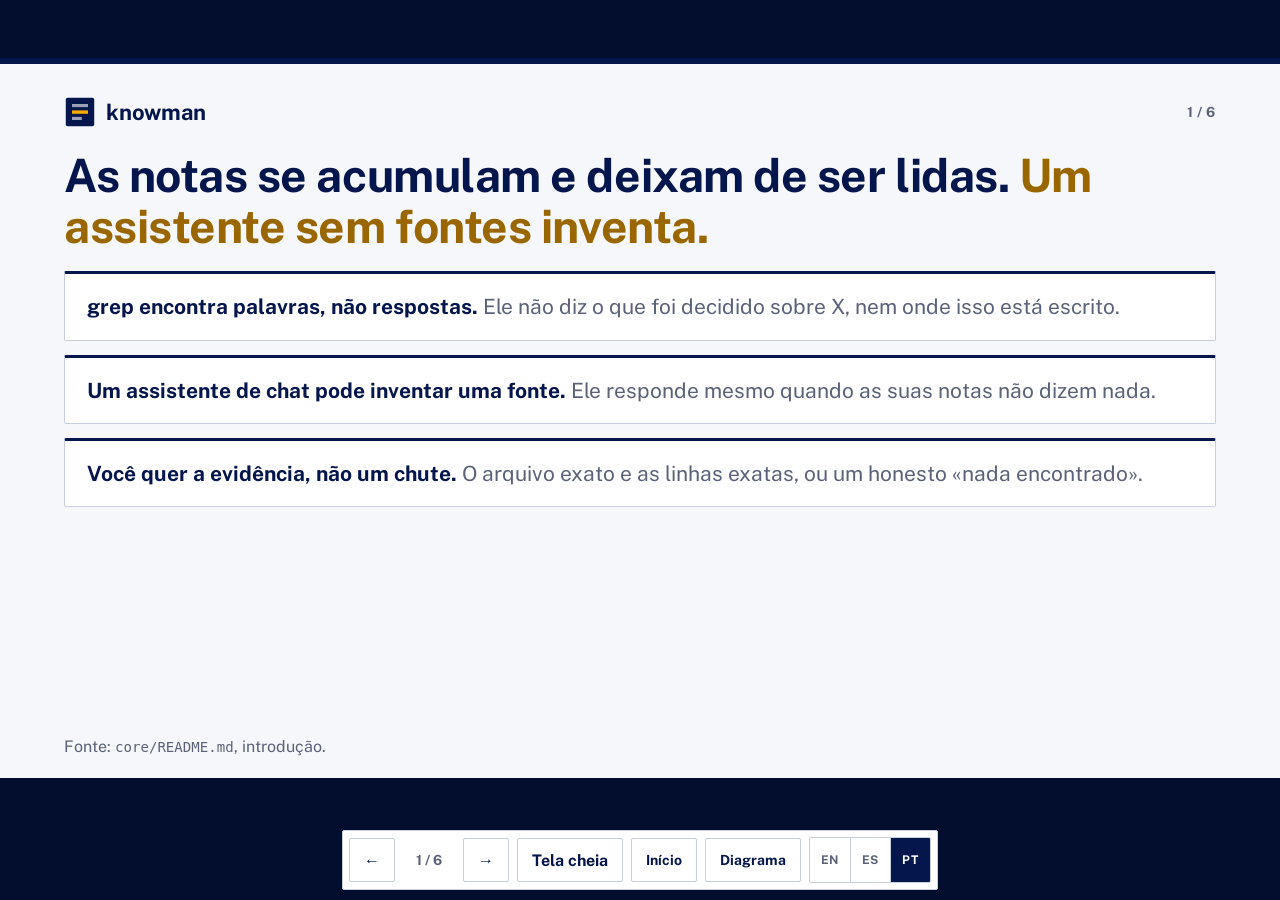
<file: site/pt-br/slides/deck.html>
<!doctype html>
<html lang="pt-BR">
<head>
<meta charset="utf-8">
<meta name="viewport" content="width=device-width, initial-scale=1">
<title>Slides · knowman</title>
<meta name="description" content="Seis slides: o problema, o que o knowman faz, como funciona, como é medido, como instalar e os seus limites.">
<meta name="color-scheme" content="light dark">
<link rel="icon" href="../../favicon.svg" type="image/svg+xml">
<link rel="stylesheet" href="../../slides/deck.css">
<link rel="stylesheet" href="../../branding/theme-knowman.css">
<link rel="alternate" hreflang="en" href="https://rdorta27.github.io/knowman-site/slides/deck.html">
<link rel="alternate" hreflang="es" href="https://rdorta27.github.io/knowman-site/es/slides/deck.html">
<link rel="alternate" hreflang="pt-BR" href="https://rdorta27.github.io/knowman-site/pt-br/slides/deck.html">
<link rel="alternate" hreflang="x-default" href="https://rdorta27.github.io/knowman-site/slides/deck.html">
<script src="../../lang.js"></script>
</head>
<body>
<main class="deck">

<section class="slide" id="s1" aria-label="O problema">
<div class="bar"><img src="../../favicon.svg" alt=""><span>knowman</span><span class="meta">1 / 6</span></div>
<h1>As notas se acumulam e deixam de ser lidas. <span>Um assistente sem fontes inventa.</span></h1>
<div class="cols">
  <div class="col">
    <div class="card"><p><b>grep encontra palavras, não respostas.</b> Ele não diz o que foi decidido sobre X, nem onde isso está escrito.</p></div>
    <div class="card"><p><b>Um assistente de chat pode inventar uma fonte.</b> Ele responde mesmo quando as suas notas não dizem nada.</p></div>
    <div class="card"><p><b>Você quer a evidência, não um chute.</b> O arquivo exato e as linhas exatas, ou um honesto &laquo;nada encontrado&raquo;.</p></div>
  </div>
</div>
<p class="foot">Fonte: <code>core/README.md</code>, introdução.</p>
</section>

<section class="slide" id="s2" aria-label="O que ele faz">
<div class="bar"><img src="../../favicon.svg" alt=""><span>knowman</span><span class="meta">2 / 6</span></div>
<h1>Pergunte às suas notas Markdown. <span>Receba o trecho, com as linhas.</span></h1>
<div class="cols">
  <div class="col">
    <h2>Uma pergunta que as notas cobrem</h2>
    <!-- source: core/README.md "What it looks like"; the passage is core/corpus/dummy/architecture-notes.md lines 5-6 -->
    <pre><span class="dim">$ knowman search "why Postgres"</span>
decision-log.md:L5-L5
  We chose Postgres with the pgvector extension for the vector store.
<span class="hl">architecture-notes.md:L5-L6</span>
  The store module is the only part of the codebase that speaks SQL.
  Every other module calls its functions instead of touching Postgres directly.</pre>
  </div>
  <div class="col">
    <h2>Uma pergunta que elas não cobrem</h2>
    <!-- source: core/README.md "What it looks like" -->
    <pre><span class="dim">$ knowman search "capital of mongolia"</span>
No evidence found for that query.</pre>
    <div class="card"><p>Com um modelo de linguagem configurado, <code>ask</code> escreve prosa a partir desses mesmos trechos e os lista como fontes. Sem ele, você ainda recebe as citações.</p></div>
  </div>
</div>
<p class="foot">Roda na sua máquina: Postgres com pgvector, Ollama para os embeddings, nenhuma chave de API.</p>
</section>

<section class="slide" id="s3" aria-label="Como funciona">
<div class="bar"><img src="../../favicon.svg" alt=""><span>knowman</span><span class="meta">3 / 6</span></div>
<h1>Um observador alimenta uma fila. <span>Uma pergunta é pareada por distância.</span></h1>
<div class="cols" style="flex-direction:column;gap:12px;padding-bottom:10px">
  <p class="lane">Ingestão</p>
  <div class="flow">
    <div class="node"><b>Notas</b><span>arquivos .md</span></div><div class="arrow">&rarr;</div>
    <div class="node"><b>Observador</b><span>watcher.py</span></div><div class="arrow">&rarr;</div>
    <div class="node"><b>Fila de tarefas</b><span>store.py</span></div><div class="arrow">&rarr;</div>
    <div class="node"><b>Processador</b><span>worker.py</span></div><div class="arrow">&rarr;</div>
    <div class="node"><b>Fragmentador</b><span>chunking.py</span></div><div class="arrow">&rarr;</div>
    <div class="node"><b>Postgres</b><span>pgvector, HNSW</span></div>
  </div>
  <p class="lane">Consulta</p>
  <div class="flow">
    <div class="node"><b>Embed da consulta</b><span>retrieval.py</span></div><div class="arrow">&rarr;</div>
    <div class="node"><b>Trechos mais próximos</b><span>store.py</span></div><div class="arrow">&rarr;</div>
    <div class="node"><b>Filtro de distância</b><span>retrieval.py</span></div><div class="arrow">&rarr;</div>
    <div class="node"><b>Citações</b><span>path:Lstart-Lend</span></div><div class="arrow">&rarr;</div>
    <div class="node opt"><b>Resposta do LLM</b><span>ask.py, llm/</span><em>OPCIONAL</em></div>
  </div>
  <p class="card" style="font-size:22px;color:var(--mu);padding:20px 24px;margin-top:8px">Cada trecho mantém o intervalo de linhas de onde veio; é isso que torna uma citação exata. Se nada estiver dentro do limite de distância, o resultado é o negativo explícito e o modelo de linguagem nunca é chamado.</p>
</div>
<p class="foot">Diagrama completo: <code>architecture.html</code> &middot; Fonte: <code>core/README.md</code>, seção How it works.</p>
</section>

<section class="slide" id="s4" aria-label="Como é medido">
<div class="bar"><img src="../../favicon.svg" alt=""><span>knowman</span><span class="meta">4 / 6</span></div>
<h1>A recuperação é medida. <span>Nenhum modelo julga outro modelo.</span></h1>
<div class="cols">
  <div class="col">
    <div class="card">
      <!-- source: core/README.md "What it looks like" (output of `knowman eval`: groundedness: 100.00% (25/25)); 25 = entries in core/src/knowman/evaldata/dataset.json, counted with python: 21 expect a citation, 4 expect none -->
      <span class="big">100% <small>(25/25)</small></span>
      <p>groundedness em um dataset rotulado de 25 perguntas.</p>
    </div>
    <pre><span class="dim">$ knowman eval</span>
groundedness: 100.00% (25/25), delta: +0.00%</pre>
  </div>
  <div class="col">
    <div class="card"><p><b>Uma taxa de acerto.</b> Uma pergunta passa quando o arquivo citado é o esperado, ou quando nenhuma evidência é devolvida para uma pergunta que não tem.</p></div>
    <div class="card"><p><b>Cada execução é guardada.</b> A seguinte informa a mudança desde a última, então uma regressão aparece como queda.</p></div>
    <div class="card"><p><b>Já pegou um bug.</b> Um título sozinho virou o próprio trecho e casava com perguntas sem relação; a avaliação encontrou.</p></div>
  </div>
</div>
<p class="foot">Fontes: <code>core/README.md</code>, <code>core/src/knowman/evaldata/dataset.json</code>, <code>core/CHANGELOG.md</code>. O corpus de exemplo é pequeno; isto é uma checagem de regressão, não um benchmark.</p>
</section>

<section class="slide" id="s5" aria-label="Como instalar">
<div class="bar"><img src="../../favicon.svg" alt=""><span>knowman</span><span class="meta">5 / 6</span></div>
<h1>Um script. <span>Ele verifica e não instala nada com privilégios elevados.</span></h1>
<div class="cols">
  <div class="col">
    <h2>Com Docker</h2>
    <!-- source: core/README.md "Getting started" (clone URL corrected to the real remote) -->
    <pre>git clone https://github.com/rdorta27/knowman
cd knowman
./install.sh
docker compose exec api \
  knowman search "why Postgres"</pre>
    <div class="card"><p>Precisa de Docker e do plugin do Compose; sem Python no host.</p></div>
  </div>
  <div class="col">
    <h2>Sem Docker (Arch)</h2>
    <pre>./install.sh --mode native</pre>
    <div class="card"><p>Usa Postgres, pgvector e Ollama no host. O script imprime os comandos exatos de <code>pacman</code> e <code>systemctl</code> do que falta e para; execute-os e rode de novo.</p></div>
    <div class="card"><p>Os dois modos usam as mesmas portas, presas a <code>127.0.0.1</code>.</p></div>
  </div>
</div>
<p class="foot">Fonte: <code>core/README.md</code>, <code>core/docs/running.md</code>. O instalador indexa as notas de exemplo e confirma que uma busca real devolve uma citação real.</p>
</section>

<section class="slide" id="s6" aria-label="Limites e próximo passo">
<div class="bar"><img src="../../favicon.svg" alt=""><span>knowman</span><span class="meta">6 / 6</span></div>
<h1>O que ele não é, <span>e o que vem depois.</span></h1>
<div class="cols">
  <div class="col">
    <h2>Limites</h2>
    <ul>
      <!-- source for this list: core/README.md (Not this, Configuration, Security, Roadmap) and core/CHANGELOG.md -->
      <li><b>Só Markdown.</b> Não é um editor de notas nem um wiki; ele lê uma pasta que já é sua.</li>
      <li><b>Os embeddings precisam do Ollama.</b> Trocar o modelo de embeddings obriga a reindexar tudo.</li>
      <li><b>Modelos locais pequenos hesitam.</b> A resposta é tão boa quanto o modelo que você configurar.</li>
      <li><b>Aberto por padrão.</b> O token da API e o limite de taxa são opcionais; ative-os antes de expor isso além do localhost.</li>
    </ul>
  </div>
  <div class="col">
    <h2>Próximo</h2>
    <div class="card"><p>Uma URL de demonstração pública em infraestrutura de nuvem gratuita, com recuperação e citações funcionando sem nenhuma chave paga.</p><span class="src">core/README.md, Roadmap</span></div>
    <div class="card"><p><b>Experimente:</b> <code>github.com/rdorta27/knowman</code></p></div>
  </div>
</div>
</section>

</main>
<div class="hud" role="group" aria-label="Controles dos slides">
  <button id="prev" type="button" aria-label="Slide anterior">&larr;</button>
  <span id="pos" aria-live="polite">1 / 6</span>
  <button id="next" type="button" aria-label="Próximo slide">&rarr;</button>
  <button id="full" type="button" aria-label="Tela cheia (f)">Tela cheia</button>
  <a href="../index.html">Início</a>
  <a href="../diagrams/architecture.html">Diagrama</a>
  <span class="langs" role="group" aria-label="Idioma">
    <a href="../../slides/deck.html" hreflang="en" lang="en">EN</a>
    <a href="../../es/slides/deck.html" hreflang="es" lang="es">ES</a>
    <a href="deck.html" hreflang="pt-BR" lang="pt-BR" aria-current="true">PT</a>
  </span>
</div>
<script src="../../slides/deck.js"></script>
</body>
</html>
</file>
<file: site/style.css>
@import url("branding/brand.css");
@import url("branding/aliases.css");
@import url("branding/fonts.css");
*, *::before, *::after { box-sizing: border-box; }
html { scroll-behavior: smooth; }
body { margin: 0; background: var(--bg); color: var(--ink); font: 17px/1.55 var(--sans); }
a { color: var(--brand-ink); }
a:hover { color: var(--accent); }
:focus-visible { outline: 3px solid var(--color-focus); outline-offset: 2px; }
.skip { position: absolute; left: -999px; top: 8px; background: var(--brand); color: var(--on-brand); padding: 8px 14px; border-radius: var(--shape-radius); z-index: 10; }
.skip:focus { left: 8px; }
.wrap { max-width: 1180px; margin: 0 auto; padding: 0 16px; }
header.top { display: flex; align-items: center; gap: 6px 12px; padding: 16px 0; flex-wrap: wrap; }
.logo { display: flex; align-items: center; gap: 10px; font: 700 22px var(--sans); letter-spacing: -.01em; color: var(--ink); text-decoration: none; }
nav { margin-left: auto; display: flex; gap: 6px 20px; flex-wrap: wrap; font-weight: 600; font-size: 15px; align-items: center; }
nav a { text-decoration: none; padding: 8px 0; color: var(--ink); }
nav a[aria-current="page"] { box-shadow: inset 0 -3px 0 var(--brand); }
nav.langs { margin-left: 0; gap: 0; display: inline-flex; align-items: stretch; border: 1px solid var(--line); border-radius: var(--shape-radius); background: var(--card); overflow: hidden; }
nav.langs a { display: inline-flex; align-items: center; justify-content: center; min-height: 36px; min-width: 42px; padding: 0 11px; font: 700 12px/1 var(--sans); letter-spacing: .06em; text-transform: uppercase; color: var(--muted); text-decoration: none; }
nav.langs a + a { border-left: 1px solid var(--line); }
nav.langs a:hover { background: var(--tint); color: var(--ink); }
nav.langs a[aria-current="true"] { background: var(--brand); color: var(--on-brand); }
nav a.cta, .btn { display: inline-flex; align-items: center; min-height: 44px; padding: 0 22px; border-radius: var(--shape-radius); background: var(--brand); color: var(--on-brand); font-weight: 700; text-decoration: none; }
nav a.cta:hover, .btn:hover { color: var(--on-brand); filter: brightness(1.12); }
.btn.alt { background: var(--card); color: var(--ink); border: 1px solid var(--line); font-weight: 600; }
.btn.alt:hover { color: var(--ink); border-color: var(--brand); }
.eyebrow { display: inline-block; font-size: 12px; font-weight: 700; letter-spacing: .06em; text-transform: uppercase; padding: 5px 12px; border-radius: var(--shape-radius); background: var(--tint); color: var(--brand-ink); }
h1, h2, h3 { font-family: var(--serif); line-height: 1.12; margin: 0; }
h1 { font-size: clamp(34px, 6vw, 54px); }
h1 span { color: var(--accent); }
h2 { font-size: clamp(25px, 4vw, 31px); }
h3 { font-size: 20px; }
.lead { font-size: 20px; color: var(--muted); max-width: 640px; margin: 0; }
main { display: flex; flex-direction: column; gap: 18px; padding-bottom: 24px; }
.row { display: flex; gap: 12px; flex-wrap: wrap; }
section { padding: 20px 0 24px; display: flex; flex-direction: column; gap: 16px; }
.grid { display: grid; grid-template-columns: repeat(auto-fit, minmax(240px, 1fr)); gap: 16px; }
.card { background: var(--card); border: 1px solid var(--line); border-radius: var(--shape-radius); padding: 20px; display: flex; flex-direction: column; gap: 8px; min-width: 0; }
.card p { margin: 0; color: var(--muted); font-size: 15px; }
a.card { text-decoration: none; color: var(--ink); }
a.card:hover { border-color: var(--brand); }
code { font-family: var(--mono); font-size: .9em; overflow-wrap: anywhere; }
pre { margin: 0; padding: 16px; background: var(--card); border: 1px solid var(--line); border-radius: var(--shape-radius); overflow-x: auto; font: 14px/1.5 var(--mono); }
pre code { font-size: inherit; overflow-wrap: normal; }
pre .dim { color: var(--muted); }
.note { font-size: 14px; color: var(--muted); margin: 0; }
.src { font: 12px var(--mono); color: var(--muted); overflow-wrap: anywhere; }
ul { margin: 0; padding-left: 20px; display: flex; flex-direction: column; gap: 6px; color: var(--muted); font-size: 15px; }
footer { border-top: 1px solid var(--line); padding: 24px 0 40px; display: flex; gap: 12px 24px; flex-wrap: wrap; font-size: 14px; color: var(--muted); }
@media (prefers-reduced-motion: reduce) { html { scroll-behavior: auto; } }
.card.wide { grid-column: 1 / -1; }
section > h3 { margin: 12px 0 0; }
@media (max-width: 820px) {
  header.top nav.langs { margin-left: auto; order: 2; }
  header.top > nav:not(.langs) { order: 3; flex-basis: 100%; margin-left: 0; gap: 4px 18px; }
  header.top > nav:not(.langs) a.cta { min-height: 40px; padding: 0 16px; margin-left: auto; }
}
</file>
<file: site/branding/theme-knowman.css>
/* Tema de knowman sobre brand.css: azul profundo, llamada amarilla y esquinas casi rectas.
   Lo usan el sitio y las diapositivas. Es del proyecto: se edita aquí, no en las copias. */
body {
  font-family: var(--type-body);
}

h1, h2, h3 {
  font-family: var(--type-heading);
  font-weight: var(--type-weight-heading);
  letter-spacing: var(--type-tracking-heading);
}

/* Llamada principal: amarillo con texto azul, como el botón de Lufthansa. */
.btn, nav a.cta {
  background: var(--color-action);
  color: var(--color-on-action);
  border: var(--shape-border-width) solid var(--color-action);
  border-radius: var(--shape-radius);
  font-weight: 700;
}

.btn:hover, nav a.cta:hover {
  color: var(--color-on-action);
  filter: brightness(1.06);
}

.btn.alt {
  background: transparent;
  color: var(--color-text);
  border-color: var(--color-border-strong);
}

.btn.alt:hover {
  background: var(--color-surface-alt);
  color: var(--color-text);
}

/* Piezas rectas: la misma esquina en tarjetas, etiquetas, bloques de código y tablas. */
.card, .panel, pre, .table-wrap, .scroller, .node, .eyebrow, .tag, .hl {
  border-radius: var(--shape-radius);
}

/* Filo de color en el borde superior, como la banda de la marca. */
.card, .panel {
  border-top: var(--shape-rule) solid var(--color-primary);
}

.eyebrow {
  align-self: flex-start;
  background: var(--color-primary);
  color: var(--color-on-primary);
}

:focus-visible {
  outline: 3px solid var(--color-focus);
  outline-offset: 2px;
  border-radius: var(--shape-radius);
}
</file>
<file: site/diagrams/diagram.css>
.scroller { overflow-x: auto; border: 1px solid var(--line); border-radius: var(--shape-radius); background: var(--card); padding: 8px; }
.scroller svg { display: block; min-width: 860px; width: 100%; height: auto; }
.legend { display: flex; gap: 8px 20px; flex-wrap: wrap; font-size: 14px; color: var(--muted); align-items: center; }
.legend svg { vertical-align: middle; margin-right: 6px; }
svg.arch text { font-family: "Public Sans", Arial, Helvetica, sans-serif; fill: var(--ink); }
svg.arch .box { fill: var(--card); stroke-width: 2; }
svg.arch .real .box { stroke: var(--ink); }
svg.arch .opt .box { stroke: var(--accent); stroke-dasharray: 6 4; }
svg.arch .t { font-size: 14px; font-weight: 700; }
svg.arch .p { font-family: ui-monospace, Menlo, Consolas, monospace; font-size: 10px; fill: var(--muted); }
svg.arch .s { font-size: 10px; font-weight: 700; letter-spacing: .06em; }
svg.arch .real .s { fill: var(--brand-ink); }
svg.arch .opt .s { fill: var(--accent); }
svg.arch .db .box { fill: var(--tint); stroke: var(--brand); stroke-width: 2.5; }
svg.arch .lane { font-size: 12px; font-weight: 700; letter-spacing: .08em; fill: var(--muted); }
svg.arch .edge { stroke: var(--muted); stroke-width: 1.8; fill: none; }
svg.arch .edge.dash { stroke-dasharray: 5 4; }
svg.arch marker path { fill: var(--muted); }
svg.arch .elabel { font-size: 11px; fill: var(--muted); }
table { border-collapse: collapse; width: 100%; font-size: 15px; background: var(--card); }
th, td { text-align: left; padding: 8px 12px; border-bottom: 1px solid var(--line); vertical-align: top; }
th { font-size: 13px; text-transform: uppercase; letter-spacing: .05em; color: var(--muted); }
.table-wrap { overflow-x: auto; border: 1px solid var(--line); border-radius: var(--shape-radius); }
.tag { font-size: 12px; font-weight: 700; letter-spacing: .04em; text-transform: uppercase; padding: 2px 8px; border-radius: var(--shape-radius); background: var(--ok-bg); color: var(--ok); white-space: nowrap; }
.tag.opt { background: var(--warn-bg); color: var(--warn); }
.narrow-hint { display: none; }
@media (max-width: 700px) { .narrow-hint { display: block; } }
</file>
<file: site/slides/deck.css>
@import url("../branding/brand.css");
@import url("../branding/aliases.css");
@import url("../branding/fonts.css");
* { box-sizing: border-box; }
html, body { margin: 0; background: var(--stage); font-family: var(--sans); color: var(--ink); }
:focus-visible { outline: 3px solid var(--color-focus); outline-offset: 2px; }
.slide { position: relative; width: 1280px; height: 720px; padding: 36px 64px 0; background: var(--bg); overflow: hidden; display: flex; flex-direction: column; gap: 20px; margin: 0 auto 24px; }
.slide::before { content: ""; position: absolute; left: 0; right: 0; top: 0; height: 6px; background: var(--brand); }
.bar { display: flex; align-items: center; gap: 10px; font: 700 22px var(--sans); letter-spacing: -.01em; height: 36px; flex: none; }
.bar img { width: 32px; height: 32px; }
.bar .meta { margin-left: auto; font: 600 14px var(--sans); letter-spacing: .04em; color: var(--mu); }
.eyebrow { align-self: flex-start; font-size: 14px; font-weight: 700; letter-spacing: .06em; text-transform: uppercase; padding: 5px 14px; border-radius: var(--shape-radius); background: var(--tint); color: var(--brand-ink); }
h1 { margin: 0; font: 700 46px/1.1 var(--serif); letter-spacing: -.01em; max-width: 1120px; }
h1 span { color: var(--accent); }
h2 { margin: 0; font: 700 24px var(--serif); }
p { margin: 0; }
.cols { display: flex; gap: 32px; flex: 1; min-height: 0; padding-bottom: 28px; }
.col { flex: 1 1 0; min-width: 0; display: flex; flex-direction: column; gap: 14px; }
.card { background: var(--card); border: 1px solid var(--line); border-radius: var(--shape-radius); padding: 18px 22px; display: flex; flex-direction: column; gap: 6px; }
.card p, li { font-size: 21px; line-height: 1.4; color: var(--mu); }
.card b, li b { color: var(--ink); }
ul { margin: 0; padding-left: 22px; display: flex; flex-direction: column; gap: 8px; }
.big { font: 700 72px/1 var(--serif); color: var(--brand); }
.big small { font: 600 28px var(--sans); color: var(--mu); }
.src { font: 14px var(--mono); color: var(--mu); }
code { font-family: var(--mono); font-size: .88em; }
pre { margin: 0; padding: 16px 20px; background: var(--card); border: 1px solid var(--line); border-radius: var(--shape-radius); font: 18px/1.45 var(--mono); white-space: pre-wrap; color: var(--ink); }
pre .dim { color: var(--mu); }
.hl { background: var(--tint); color: var(--ink); border-radius: var(--shape-radius); padding: 0 3px; }
.foot { margin-top: auto; padding-bottom: 22px; font-size: 16px; color: var(--mu); }
.flow { display: flex; align-items: stretch; gap: 0; }
.flow > * { flex: 1 1 0; }
.node { background: var(--card); border: 2px solid var(--brand); border-radius: var(--shape-radius); padding: 16px 14px; display: flex; flex-direction: column; gap: 2px; min-width: 0; }
.node b { font-size: 21px; }
.node span { font: 14px var(--mono); color: var(--mu); overflow-wrap: anywhere; }
.node.opt { border-style: dashed; border-color: var(--accent); }
.node.opt em { font-style: normal; font-size: 12px; font-weight: 700; letter-spacing: .06em; color: var(--accent); }
.arrow { flex: none !important; width: 26px; display: grid; place-items: center; color: var(--mu); font-size: 22px; }
.lane { font: 700 13px var(--sans); letter-spacing: .08em; text-transform: uppercase; color: var(--mu); }
.hud { display: none; }
.js body, .js html { overflow: hidden; height: 100%; }
.js .deck { position: fixed; inset: 0; }
.js .slide { position: absolute; left: 50%; top: calc(50% - 32px); margin: 0; display: none; transform: translate(-50%, -50%) scale(var(--s, 1)); }
.js .slide.on { display: flex; }
.js .hud { display: flex; position: fixed; bottom: 10px; left: 50%; transform: translateX(-50%); gap: 8px; z-index: 5; align-items: center; background: var(--card); border: 1px solid var(--line); border-radius: var(--shape-radius); padding: 6px; }
.hud button, .hud a { white-space: nowrap; min-width: 44px; min-height: 44px; border-radius: var(--shape-radius); border: 1px solid var(--line); background: var(--card); color: var(--ink); font: 700 16px var(--sans); cursor: pointer; display: inline-flex; align-items: center; justify-content: center; padding: 0 14px; text-decoration: none; }
.hud a { font-weight: 600; font-size: 14px; }
.hud #pos { font: 600 14px var(--sans); color: var(--mu); min-width: 52px; text-align: center; }
@page { size: 1280px 720px; margin: 0; }
@media print {
  html, body { overflow: visible !important; height: auto !important; }
  .js .deck { position: static; }
  .slide, .js .slide { display: flex !important; position: relative; left: 0; top: 0; transform: none !important; margin: 0; break-after: page; page-break-after: always; }
  .hud, .js .hud { display: none !important; }
}
.hud .langs { display: inline-flex; align-items: stretch; border: 1px solid var(--line); border-radius: var(--shape-radius); background: var(--card); overflow: hidden; }
.hud .langs a { min-width: 40px; min-height: 44px; padding: 0 10px; border: 0; border-left: 1px solid var(--line); border-radius: 0; background: transparent; color: var(--muted); font: 700 12px var(--sans); letter-spacing: .06em; text-transform: uppercase; }
.hud .langs a:first-child { border-left: 0; }
.hud .langs a:hover { background: var(--tint); color: var(--ink); }
.hud .langs a[aria-current="true"] { background: var(--brand); color: var(--on-brand); border-color: var(--line); }
</file>
